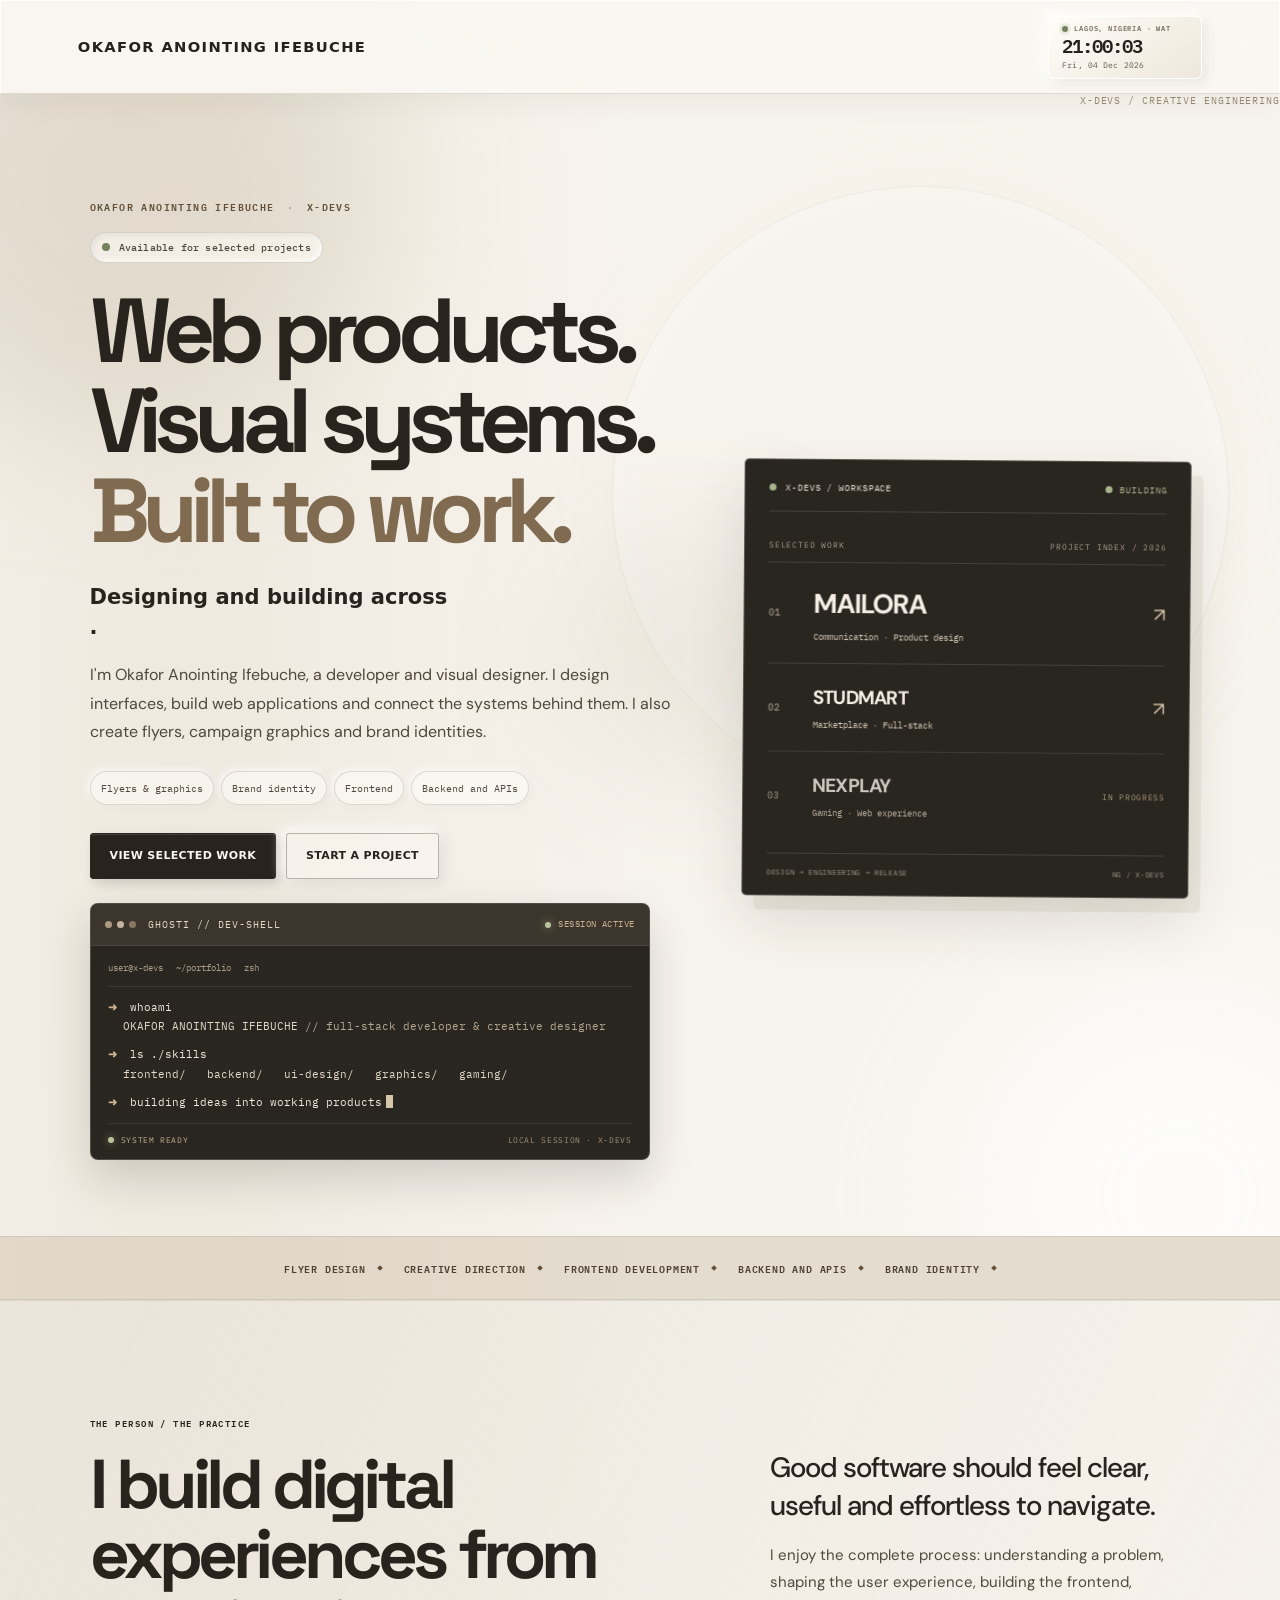
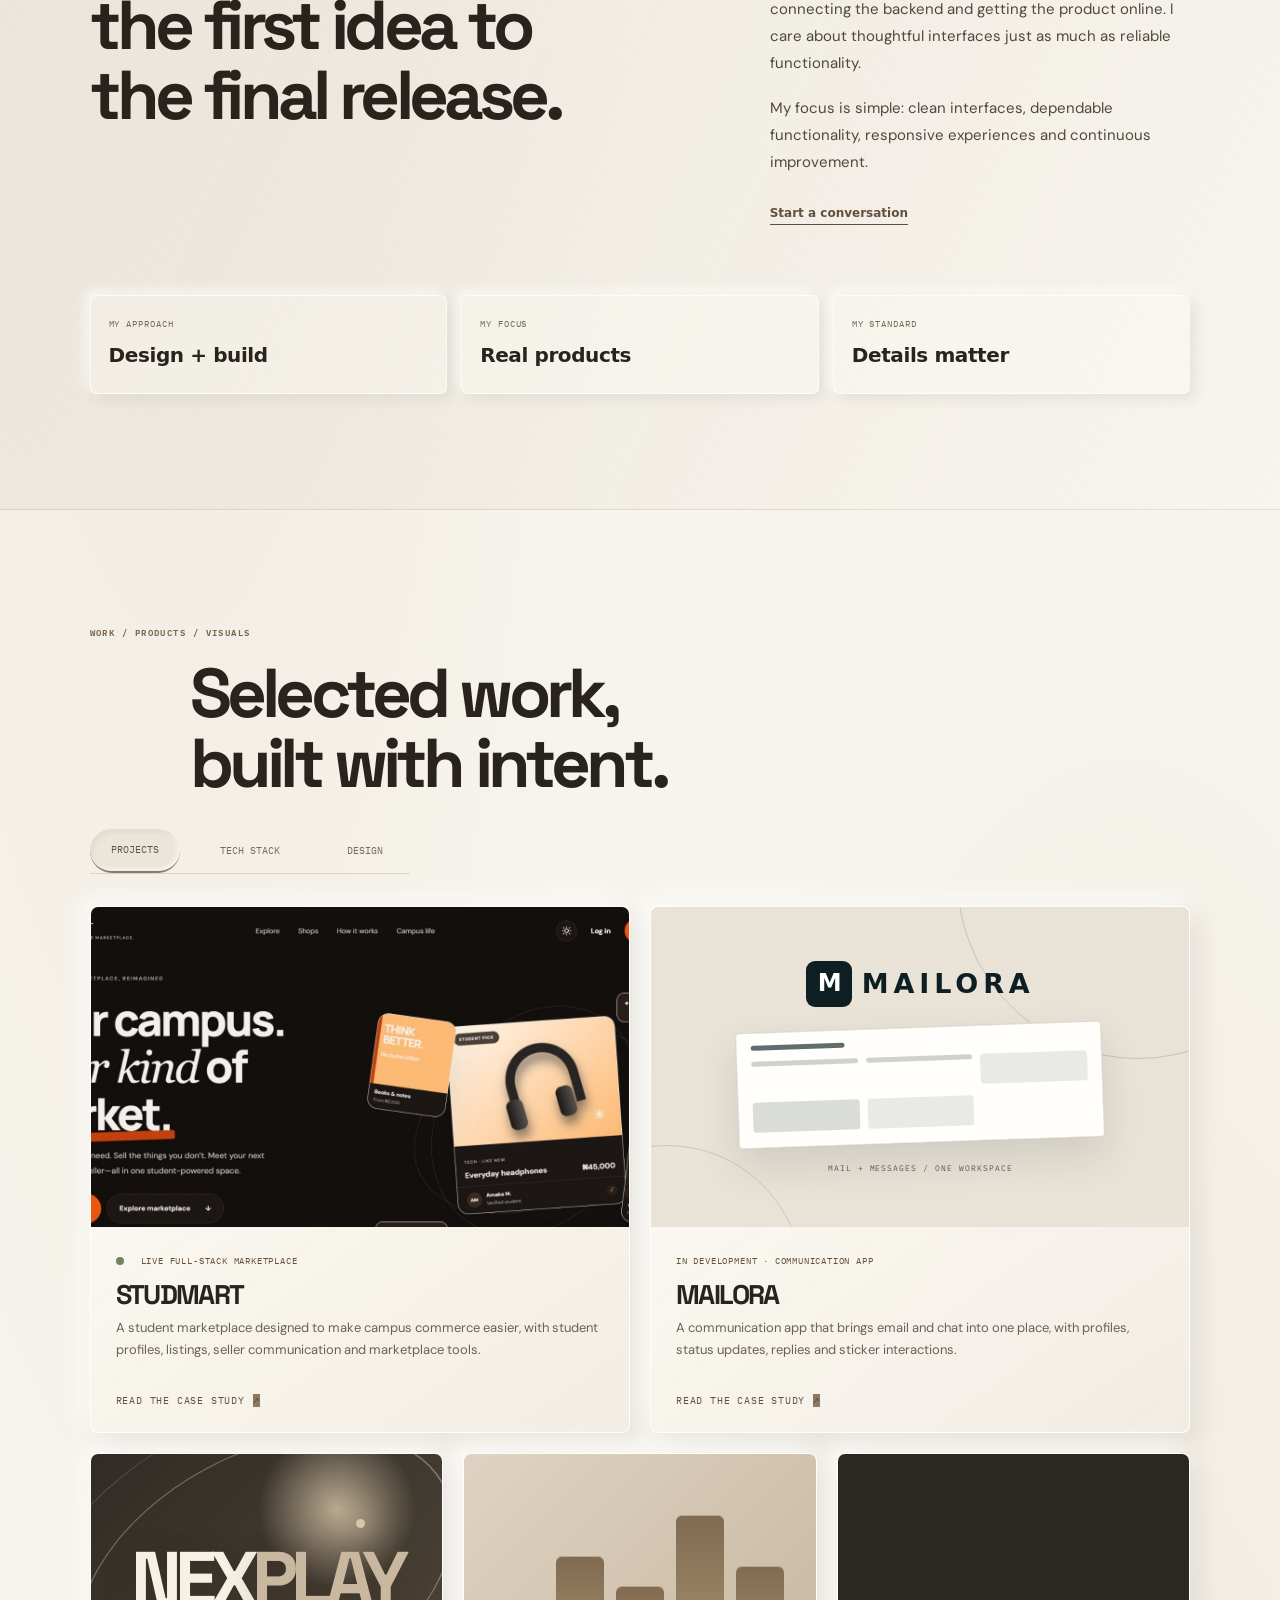
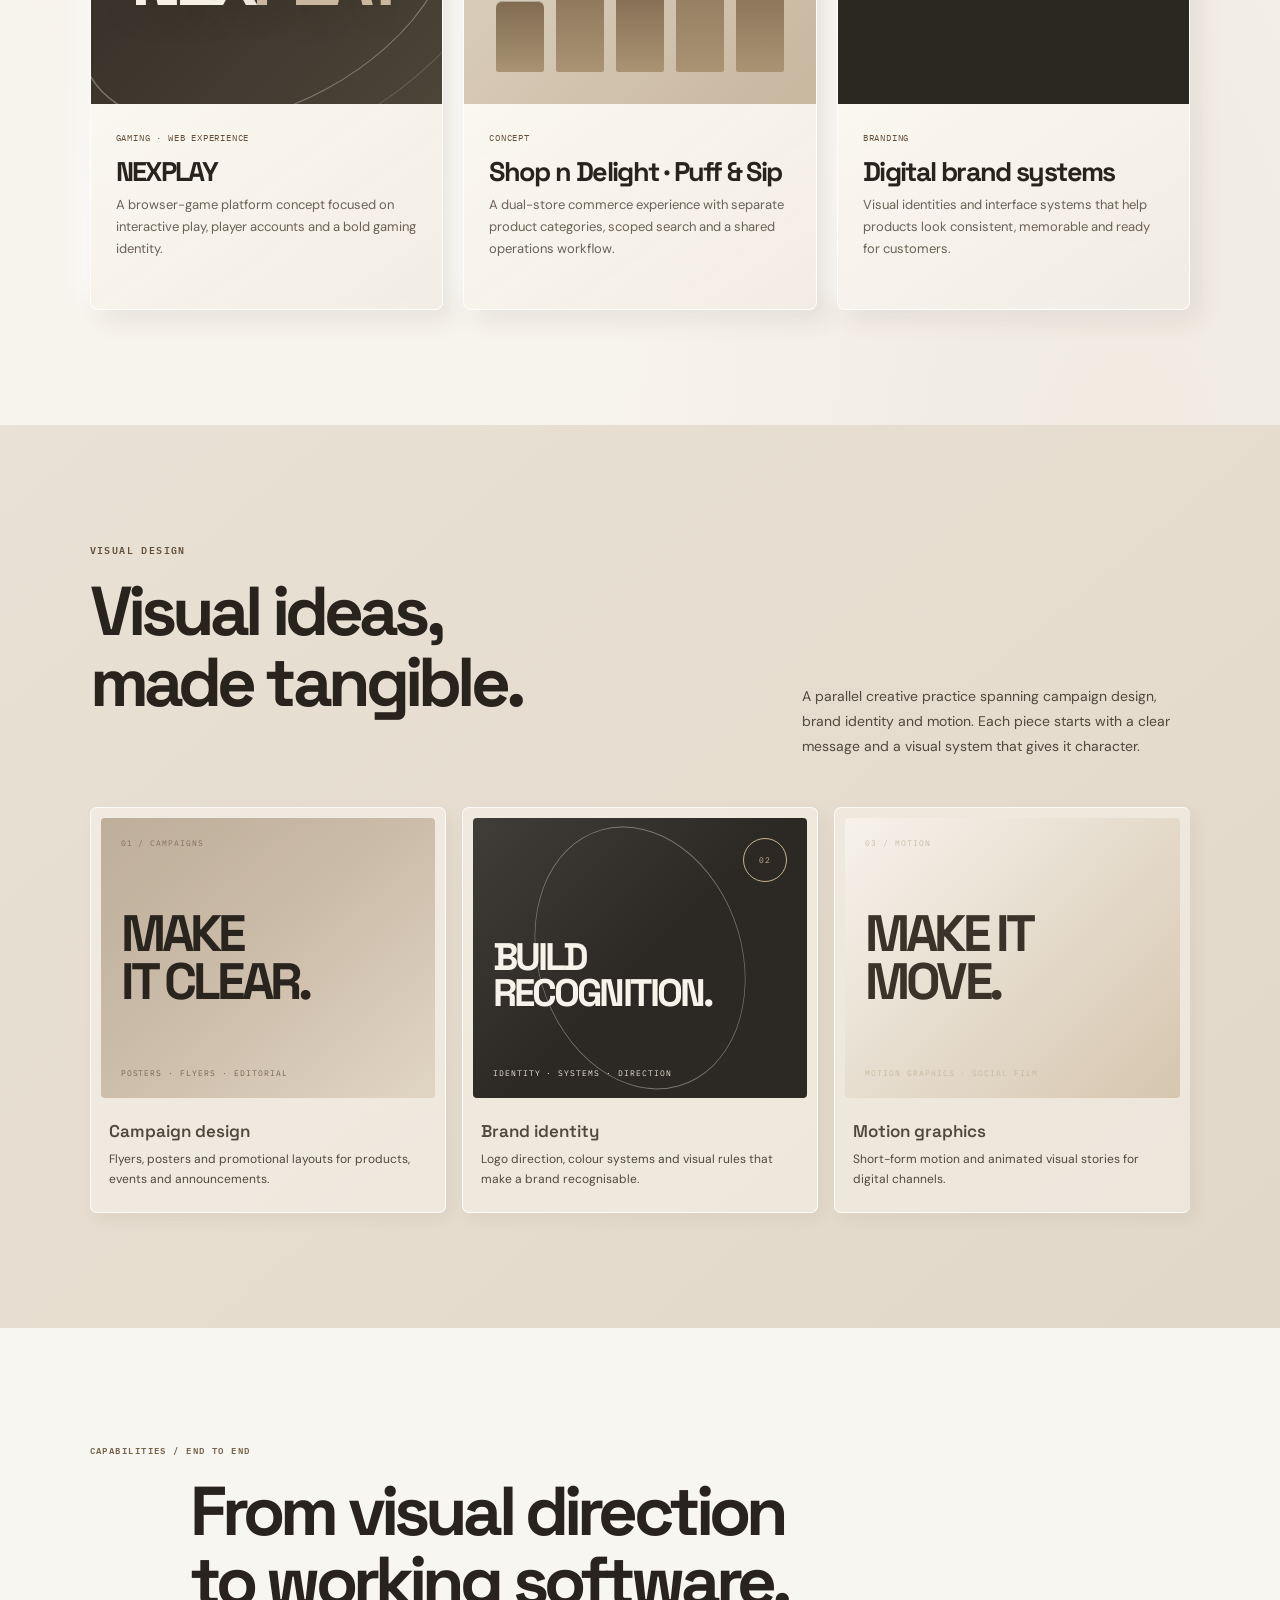
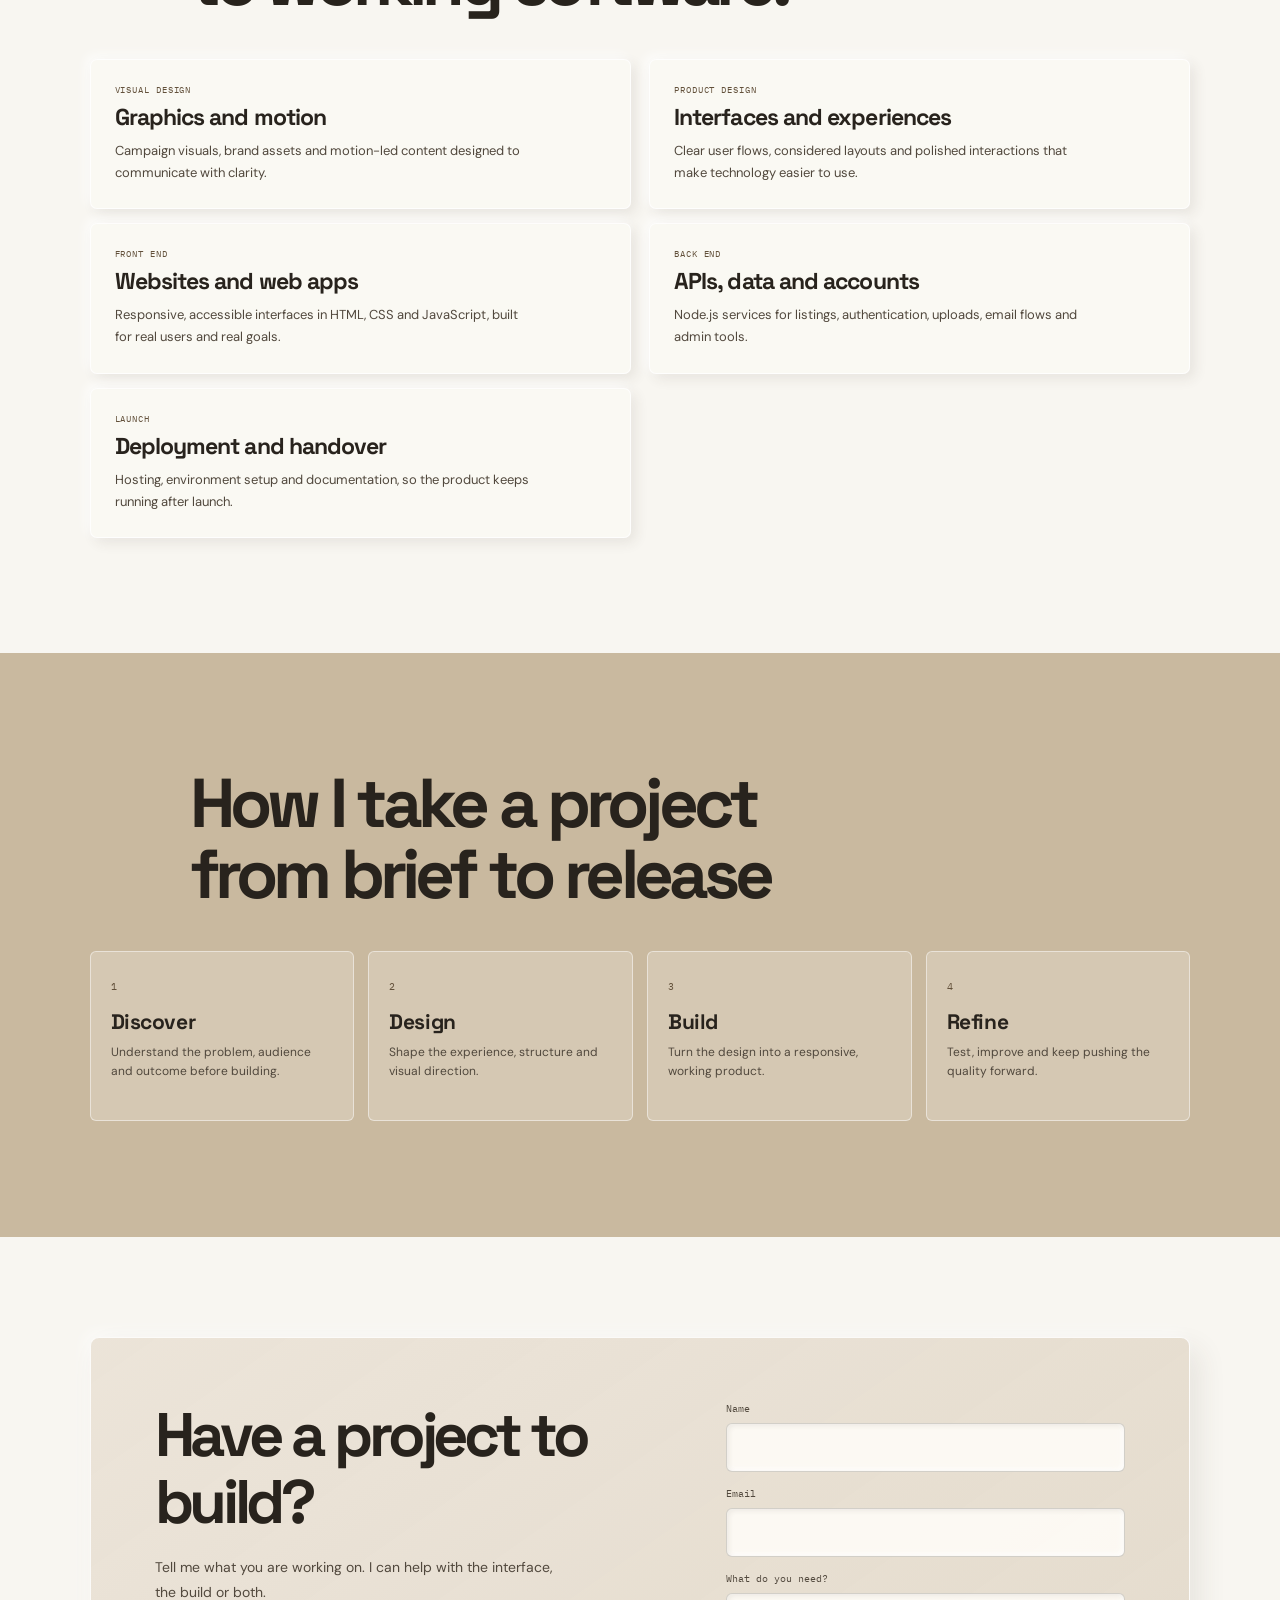
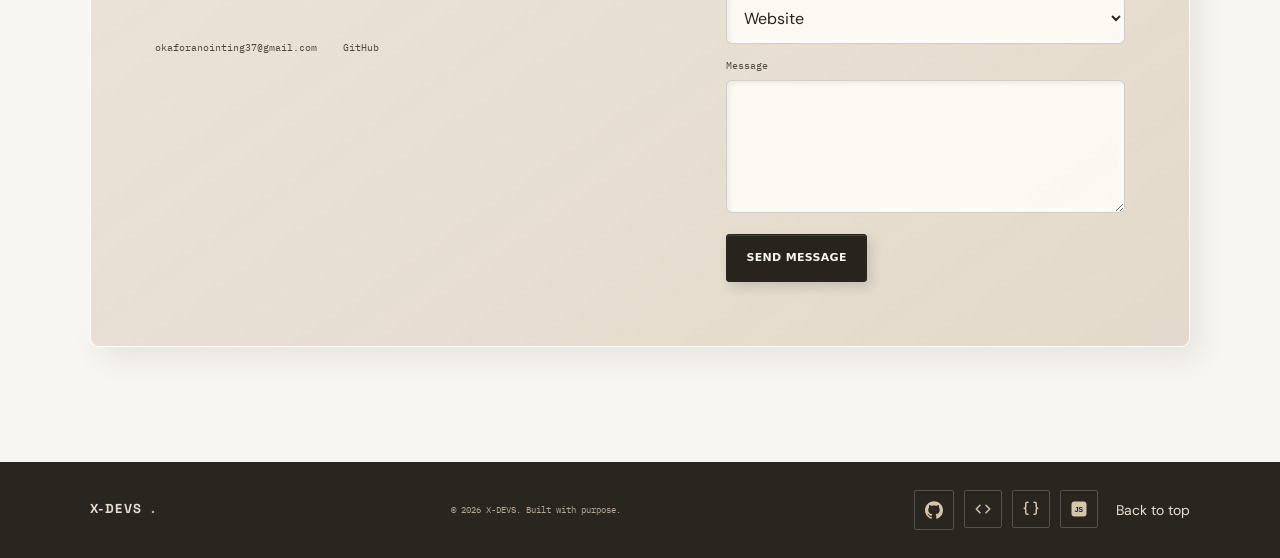
<file: index.html>
<!DOCTYPE html>
<html lang="en" data-type="service" data-radius="sharp" data-buttons="solid" data-motion="quiet">
<head>
  <meta charset="UTF-8">
  <meta name="viewport" content="width=device-width, initial-scale=1.0">
  <meta name="description" content="Okafor Anointing Ifebuche — X-DEVS developer and visual designer building digital products, web applications and brand experiences.">
  <meta name="theme-color" content="#D8CBB8">
  <meta name="page-type" content="service">
  <meta name="site-kind" content="other">
  <title>Okafor Anointing Ifebuche — Full-Stack Developer & Digital Builder</title>
  <link rel="preconnect" href="https://fonts.googleapis.com">
  <link rel="preconnect" href="https://fonts.gstatic.com" crossorigin>
  <link href="https://fonts.googleapis.com/css2?family=DM+Sans:wght@400;500;600;700&family=IBM+Plex+Mono:wght@400;500;600&family=Space+Grotesk:wght@400;500;600;700&display=swap" rel="stylesheet">
  <link rel="stylesheet" href="style.css">
  <link rel="stylesheet" href="portfolio-refresh.css">
  <link rel="stylesheet" href="portfolio-polish.css">
  <link rel="stylesheet" href="portfolio-sandstorm-system.css">
</head>
<body>
  <a class="skip-link" href="#main-content">Skip to content</a>
  <div class="progress" aria-hidden="true"></div>

  <header class="site-header site-header--identity">
    <a class="wordmark wordmark--full" href="#home" aria-label="Okafor Anointing Ifebuche home">OKAFOR ANOINTING IFEBUCHE</a>
    <div class="header-clock" id="header-clock" aria-label="Current date and time in Nigeria">
      <span class="header-clock__meta"><i aria-hidden="true"></i> LAGOS, NIGERIA · WAT</span>
      <time class="header-clock__time" id="header-clock-time" aria-live="off">--:--:--</time>
      <time class="header-clock__date" id="header-clock-date">Loading date…</time>
    </div>
  </header>

  <main id="main-content">
    <section class="hero" id="home">
      <div class="ambient" aria-hidden="true"><i></i><i></i><i></i></div>
      <div class="hero-copy">
        <p class="identity">OKAFOR ANOINTING IFEBUCHE <span>·</span> X-DEVS</p><p class="status"><span class="pulse" aria-hidden="true"></span>Available for selected projects</p>
        <h1>
          <span class="line"><span style="--i:0">Web products.</span></span>
          <span class="line"><span style="--i:1">Visual systems.</span></span>
          <span class="line"><span style="--i:2">Built to work.</span></span>
        </h1>
        <p class="rotator-line">Designing and building across <span class="rotator"><span>web applications</span><span>product interfaces</span><span>backend systems</span><span>visual identities</span></span>.</p>
        <p class="lead">I'm Okafor Anointing Ifebuche, a developer and visual designer. I design interfaces, build web applications and connect the systems behind them. I also create flyers, campaign graphics and brand identities.</p>
        <ul class="roles" aria-label="Disciplines">
          <li>Flyers & graphics</li>
          <li>Brand identity</li>
          <li>Frontend</li>
          <li>Backend and APIs</li>
        </ul>
        <div class="hero-actions">
          <a class="btn primary" href="#showcase">View selected work</a>
          <a class="btn ghost" href="#contact">Start a project</a>
        </div>
      <section class="active-terminal" aria-label="Developer terminal">
        <div class="terminal-topbar"><div class="terminal-lights" aria-hidden="true"><i></i><i></i><i></i></div><span class="terminal-title">GHOSTI // DEV-SHELL</span><span class="terminal-state"><i></i> SESSION ACTIVE</span></div>
        <div class="terminal-body">
          <div class="terminal-meta"><span>user@x-devs</span><span>~/portfolio</span><span>zsh</span></div>
          <p class="terminal-line"><b>➜</b> whoami</p><p class="terminal-output">OKAFOR ANOINTING IFEBUCHE <em>// full-stack developer & creative designer</em></p>
          <p class="terminal-line"><b>➜</b> ls ./skills</p><p class="terminal-output">frontend/ &nbsp; backend/ &nbsp; ui-design/ &nbsp; graphics/ &nbsp; gaming/</p>
          <p class="terminal-line"><b>➜</b> <span data-terminal-live>building ideas into working products</span><span class="terminal-cursor" aria-hidden="true"></span></p>
          <div class="terminal-bottom"><span><i></i> SYSTEM READY</span><span>LOCAL SESSION · X-DEVS</span></div>
        </div>
      </section>
      </div>

      <aside class="hero-workspace" aria-label="Selected projects">
        <div class="workspace-top"><span class="workspace-brand"><i></i> X-DEVS / WORKSPACE</span><span class="workspace-live"><i></i> BUILDING</span></div>
        <div class="workspace-head"><span>SELECTED WORK</span><span>PROJECT INDEX / 2026</span></div>
        <a class="workspace-project workspace-project--main" href="project-mailora.html">
          <span class="workspace-index">01</span><span class="workspace-project-copy"><b>MAILORA</b><small>Communication · Product design</small></span><span class="workspace-arrow">↗</span>
        </a>
        <a class="workspace-project" href="project-studmart.html">
          <span class="workspace-index">02</span><span class="workspace-project-copy"><b>STUDMART</b><small>Marketplace · Full-stack</small></span><span class="workspace-arrow">↗</span>
        </a>
        <div class="workspace-project workspace-project--static">
          <span class="workspace-index">03</span><span class="workspace-project-copy"><b>NEXPLAY</b><small>Gaming · Web experience</small></span><span class="workspace-state">IN PROGRESS</span>
        </div>
        <div class="workspace-foot"><span>DESIGN → ENGINEERING → RELEASE</span><span>NG / X-DEVS</span></div>
      </aside>
    </section>

<div class="marquee" aria-label="Disciplines">
      <div class="marquee-track"><span>Flyer design</span><span>Creative direction</span><span>Frontend development</span><span>Backend and APIs</span><span>Brand identity</span><span aria-hidden="true">Flyer design</span><span aria-hidden="true">Creative direction</span><span aria-hidden="true">Frontend development</span><span aria-hidden="true">Backend and APIs</span><span aria-hidden="true">Brand identity</span></div>
    </div>

    <section class="section harbor" id="about">
      <p class="section-eyebrow">THE PERSON / THE PRACTICE</p>
      <div class="split">
        <h2 class="section-title" data-reveal>I build digital experiences from the first idea to the final release.</h2>
        <div class="prose" data-reveal>
          <p class="big">Good software should feel clear, useful and effortless to navigate.</p>
          <p>I enjoy the complete process: understanding a problem, shaping the user experience, building the frontend, connecting the backend and getting the product online. I care about thoughtful interfaces just as much as reliable functionality.</p>
          <p>My focus is simple: clean interfaces, dependable functionality, responsive experiences and continuous improvement.</p>
          <a class="text-link" href="#contact">Start a conversation</a>
        </div>
      </div>
      <dl class="stat-cards" data-reveal><div class="stat-card"><dt>My approach</dt><dd>Design + build</dd></div><div class="stat-card"><dt>My focus</dt><dd>Real products</dd></div><div class="stat-card"><dt>My standard</dt><dd>Details matter</dd></div></dl>
    </section>

    <section class="section showcase" id="showcase">
      <p class="section-eyebrow">WORK / PRODUCTS / VISUALS</p><h2 class="section-title" data-reveal>Selected work, built with intent.</h2>

      <div class="tabs" role="tablist" aria-label="Showcase">
        <button class="tab is-active" role="tab" id="t-projects" aria-selected="true" aria-controls="p-projects">Projects</button>
        <button class="tab" role="tab" id="t-stack" aria-selected="false" aria-controls="p-stack" tabindex="-1">Tech stack</button>
        <button class="tab" role="tab" id="t-design" aria-selected="false" aria-controls="p-design" tabindex="-1">Design</button>
      </div>

      <div class="panel is-active" role="tabpanel" id="p-projects" aria-labelledby="t-projects">
        <div class="project-grid">
          <a class="project-card project-card--studmart" href="project-studmart.html">
            <div class="thumb"><img src="assets/studmart-home.jpg" width="1582" height="688" alt="STUDMART marketplace interface" loading="lazy"></div>
            <div class="card-body">
              <p class="kicker"><span class="live" aria-hidden="true"></span>Live full-stack marketplace</p>
              <h3>STUDMART</h3>
              <p>A student marketplace designed to make campus commerce easier, with student profiles, listings, seller communication and marketplace tools.</p>
              <span class="card-link">Read the case study</span>
            </div>
          </a>
          <a class="project-card project-card--mailora project-card--feature" href="project-mailora.html">
            <div class="vis vis-mailora" aria-hidden="true"><div class="mailora-mark"><span class="mailora-symbol">M</span><span>MAILORA</span></div><div class="mailora-window"><i></i><i></i><i></i><b></b><b></b><b></b></div><div class="mailora-window-label">MAIL + MESSAGES / ONE WORKSPACE</div></div>
            <div class="card-body">
              <p class="kicker">In development · Communication app</p>
              <h3>MAILORA</h3>
              <p>A communication app that brings email and chat into one place, with profiles, status updates, replies and sticker interactions.</p>
              <span class="card-link">Read the case study</span>
            </div>
          </a>
          <article class="project-card">
            <div class="vis vis-nex" aria-hidden="true"><span>NEX<span>PLAY</span></span><i></i></div>
            <div class="card-body"><p class="kicker">Gaming · Web experience</p><h3>NEXPLAY</h3><p>A browser-game platform concept focused on interactive play, player accounts and a bold gaming identity.</p></div>
          </article>
          <article class="project-card">
            <div class="vis vis-dash" aria-hidden="true"><i style="--h:38%;--k:0"></i><i style="--h:62%;--k:1"></i><i style="--h:46%;--k:2"></i><i style="--h:84%;--k:3"></i><i style="--h:57%;--k:4"></i></div>
            <div class="card-body">
              <p class="kicker">Concept</p>
              <h3>Shop n Delight · Puff & Sip</h3>
              <p>A dual-store commerce experience with separate product categories, scoped search and a shared operations workflow.</p>
            </div>
          </article>
          <article class="project-card">
            <div class="vis vis-brand" aria-hidden="true"><i style="--c:#24211C"></i><i style="--c:#806B51"></i><i style="--c:#E6DDCF"></i><i style="--c:#F7F4ED"></i><i style="--c:#D5C8B5"></i><i style="--c:#FFFDF8"></i></div>
            <div class="card-body">
              <p class="kicker">Branding</p>
              <h3>Digital brand systems</h3>
              <p>Visual identities and interface systems that help products look consistent, memorable and ready for customers.</p>
            </div>
          </article>
        </div>
      </div>

      <div class="panel" role="tabpanel" id="p-stack" aria-labelledby="t-stack" hidden>
        <ul class="chips">
          <li class="chip"><span class="chip-mark">HT</span>HTML5</li>
          <li class="chip"><span class="chip-mark">CS</span>CSS3</li>
          <li class="chip"><span class="chip-mark">JS</span>JavaScript</li>
          <li class="chip"><span class="chip-mark">ND</span>Node.js</li>
          <li class="chip"><span class="chip-mark">GT</span>Git and GitHub</li>
          <li class="chip"><span class="chip-mark">VC</span>Vercel</li>
          <li class="chip"><span class="chip-mark">RN</span>Render</li>
          <li class="chip"><span class="chip-mark">NE</span>Neon</li>
          <li class="chip"><span class="chip-mark">CL</span>Cloudinary</li>
          <li class="chip"><span class="chip-mark">PS</span>Paystack</li>
        </ul>
      </div>

      <div class="panel" role="tabpanel" id="p-design" aria-labelledby="t-design" hidden>
        <div class="design-grid">
          <div class="palette" aria-label="Brand palette">
            <div class="swatch" style="--c:#24211C"><span>Ink</span><small>#24211C</small></div>
            <div class="swatch" style="--c:#806B51"><span>Bronze</span><small>#806B51</small></div>
            <div class="swatch" style="--c:#E6DDCF"><span>Sand</span><small>#E6DDCF</small></div>
            <div class="swatch" style="--c:#F7F4ED"><span>Paper</span><small>#F7F4ED</small></div>
            <div class="swatch" style="--c:#FFFDF8"><span>Milk</span><small>#FFFDF8</small></div>
          </div>
          <div class="design-notes">
            <h3>Design that ships</h3>
            <p>I design each screen with the build in mind: component states, spacing and motion are specified so the frontend matches the mockup closely.</p>
            <ul class="check-list">
              <li>Brand palettes and type systems</li>
              <li>Interface design and user flows</li>
              <li>Responsive layouts for phone and desktop</li>
              <li>Handoff to code with the same tokens</li>
            </ul>
          </div>
        </div>
      </div>
    </section>


    <section class="section creative-studio" id="creative">
      <div class="creative-heading">
        <div>
          <p class="eyebrow">VISUAL DESIGN</p>
          <h2 class="section-title">Visual ideas, made tangible.</h2>
        </div>
        <p class="creative-intro">A parallel creative practice spanning campaign design, brand identity and motion. Each piece starts with a clear message and a visual system that gives it character.</p>
      </div>
      <div class="creative-grid">
        <article class="creative-piece">
          <div class="artwork artwork-flyer"><span class="art-kicker">01 / CAMPAIGNS</span><strong>MAKE<br>IT CLEAR.</strong><small>POSTERS · FLYERS · EDITORIAL</small></div>
          <div class="creative-caption"><h3>Campaign design</h3><p>Flyers, posters and promotional layouts for products, events and announcements.</p></div>
        </article>
        <article class="creative-piece">
          <div class="artwork artwork-brand"><span class="brand-orbit">02</span><strong>BUILD<br>RECOGNITION.</strong><small>IDENTITY · SYSTEMS · DIRECTION</small></div>
          <div class="creative-caption"><h3>Brand identity</h3><p>Logo direction, colour systems and visual rules that make a brand recognisable.</p></div>
        </article>
        <article class="creative-piece">
          <div class="artwork artwork-campaign"><span>03 / MOTION</span><strong>MAKE IT<br>MOVE.</strong><small>MOTION GRAPHICS · SOCIAL FILM</small></div>
          <div class="creative-caption"><h3>Motion graphics</h3><p>Short-form motion and animated visual stories for digital channels.</p></div>
        </article>
      </div>
    </section>

    <section class="section services light" id="services">
      <p class="section-eyebrow">CAPABILITIES / END TO END</p><h2 class="section-title" data-reveal>From visual direction to working software.</h2>
      <div class="services-grid" data-reveal>
        <article class="service">
          <p class="kicker">Visual design</p>
          <h3>Graphics and motion</h3>
          <p>Campaign visuals, brand assets and motion-led content designed to communicate with clarity.</p>
        </article>
        <article class="service">
          <p class="kicker">Product design</p>
          <h3>Interfaces and experiences</h3>
          <p>Clear user flows, considered layouts and polished interactions that make technology easier to use.</p>
        </article>
        <article class="service">
          <p class="kicker">Front end</p>
          <h3>Websites and web apps</h3>
          <p>Responsive, accessible interfaces in HTML, CSS and JavaScript, built for real users and real goals.</p>
        </article>
        <article class="service">
          <p class="kicker">Back end</p>
          <h3>APIs, data and accounts</h3>
          <p>Node.js services for listings, authentication, uploads, email flows and admin tools.</p>
        </article>
        <article class="service">
          <p class="kicker">Launch</p>
          <h3>Deployment and handover</h3>
          <p>Hosting, environment setup and documentation, so the product keeps running after launch.</p>
        </article>
      </div>
    </section>

    <section class="section approach">
      <h2 class="section-title" data-reveal>How I take a project from brief to release</h2>
      <ol class="steps" data-reveal>
        <li><span>1</span><h3>Discover</h3><p>Understand the problem, audience and outcome before building.</p></li>
        <li><span>2</span><h3>Design</h3><p>Shape the experience, structure and visual direction.</p></li>
        <li><span>3</span><h3>Build</h3><p>Turn the design into a responsive, working product.</p></li>
        <li><span>4</span><h3>Refine</h3><p>Test, improve and keep pushing the quality forward.</p></li>
      </ol>
    </section>

    <section class="section contact" id="contact">
      <div class="contact-card" data-reveal>
        <div class="contact-intro">
          <h2>Have a project to build?</h2>
          <p>Tell me what you are working on. I can help with the interface, the build or both.</p>
          <div class="contact-links">
            <a href="mailto:okaforanointing37@gmail.com">okaforanointing37@gmail.com</a>
            <a href="https://github.com/ghostichukwu002" target="_blank" rel="noopener">GitHub</a>
          </div>
        </div>
        <form class="contact-form" id="contact-form">
          <label>Name<input name="name" type="text" autocomplete="name" required></label>
          <label>Email<input name="email" type="email" autocomplete="email" required></label>
          <label>What do you need?
            <select name="type">
              <option>Website</option>
              <option>Web app</option>
              <option>Product design</option>
              <option>Flyer or graphic design</option>
              <option>Brand identity</option>
              <option>Something else</option>
            </select>
          </label>
          <label>Message<textarea name="message" rows="5" required></textarea></label>
          <button class="btn primary" type="submit">Send message</button>
        </form>
      </div>
    </section>
  </main>

  <footer class="site-footer">
    <span class="wordmark">X-DEVS<span class="wordmark-dot">.</span></span>
    <p>© 2026 X-DEVS. Built with purpose.</p>
    <div class="tech">
      <a href="https://github.com/ghostichukwu002" target="_blank" rel="noopener" aria-label="GitHub profile" title="GitHub profile"><svg viewBox="0 0 24 24" fill="currentColor" aria-hidden="true"><path d="M12 .297c-6.63 0-12 5.373-12 12 0 5.303 3.438 9.8 8.205 11.385.6.113.82-.258.82-.577 0-.285-.01-1.04-.015-2.04-3.338.724-4.042-1.61-4.042-1.61C4.422 18.07 3.633 17.7 3.633 17.7c-1.087-.744.084-.729.084-.729 1.205.084 1.838 1.236 1.838 1.236 1.07 1.835 2.809 1.305 3.495.998.108-.776.417-1.305.76-1.605-2.665-.3-5.466-1.332-5.466-5.93 0-1.31.465-2.38 1.235-3.22-.135-.303-.54-1.523.105-3.176 0 0 1.005-.322 3.3 1.23.96-.267 1.98-.399 3-.405 1.02.006 2.04.138 3 .405 2.28-1.552 3.285-1.23 3.285-1.23.645 1.653.24 2.873.12 3.176.765.84 1.23 1.91 1.23 3.22 0 4.61-2.805 5.625-5.475 5.92.42.36.81 1.096.81 2.22 0 1.606-.015 2.896-.015 3.286 0 .315.21.69.825.57C20.565 22.092 24 17.592 24 12.297c0-6.627-5.373-12-12-12"/></svg></a>
      <span title="HTML" aria-label="HTML"><svg viewBox="0 0 24 24" fill="none" stroke="currentColor" stroke-width="2" stroke-linecap="round" stroke-linejoin="round" aria-hidden="true"><polyline points="8 7 3 12 8 17"/><polyline points="16 7 21 12 16 17"/></svg></span>
      <span title="CSS" aria-label="CSS"><svg viewBox="0 0 24 24" fill="none" stroke="currentColor" stroke-width="2" stroke-linecap="round" stroke-linejoin="round" aria-hidden="true"><path d="M8 3H7a2 2 0 0 0-2 2v4a2 2 0 0 1-2 2 2 2 0 0 1 2 2v4a2 2 0 0 0 2 2h1"/><path d="M16 3h1a2 2 0 0 1 2 2v4a2 2 0 0 0 2 2 2 2 0 0 0-2 2v4a2 2 0 0 1-2 2h-1"/></svg></span>
      <span title="JavaScript" aria-label="JavaScript"><svg viewBox="0 0 24 24" aria-hidden="true"><rect x="2" y="2" width="20" height="20" rx="4" fill="currentColor"/><text x="12" y="16.5" text-anchor="middle" font-size="9" font-weight="800" fill="#06142E" font-family="Bricolage Grotesque, sans-serif">JS</text></svg></span>
    </div>
    <a href="#home">Back to top</a>
  </footer>

  <script src="script.js"></script>
</body>
</html>
</file>
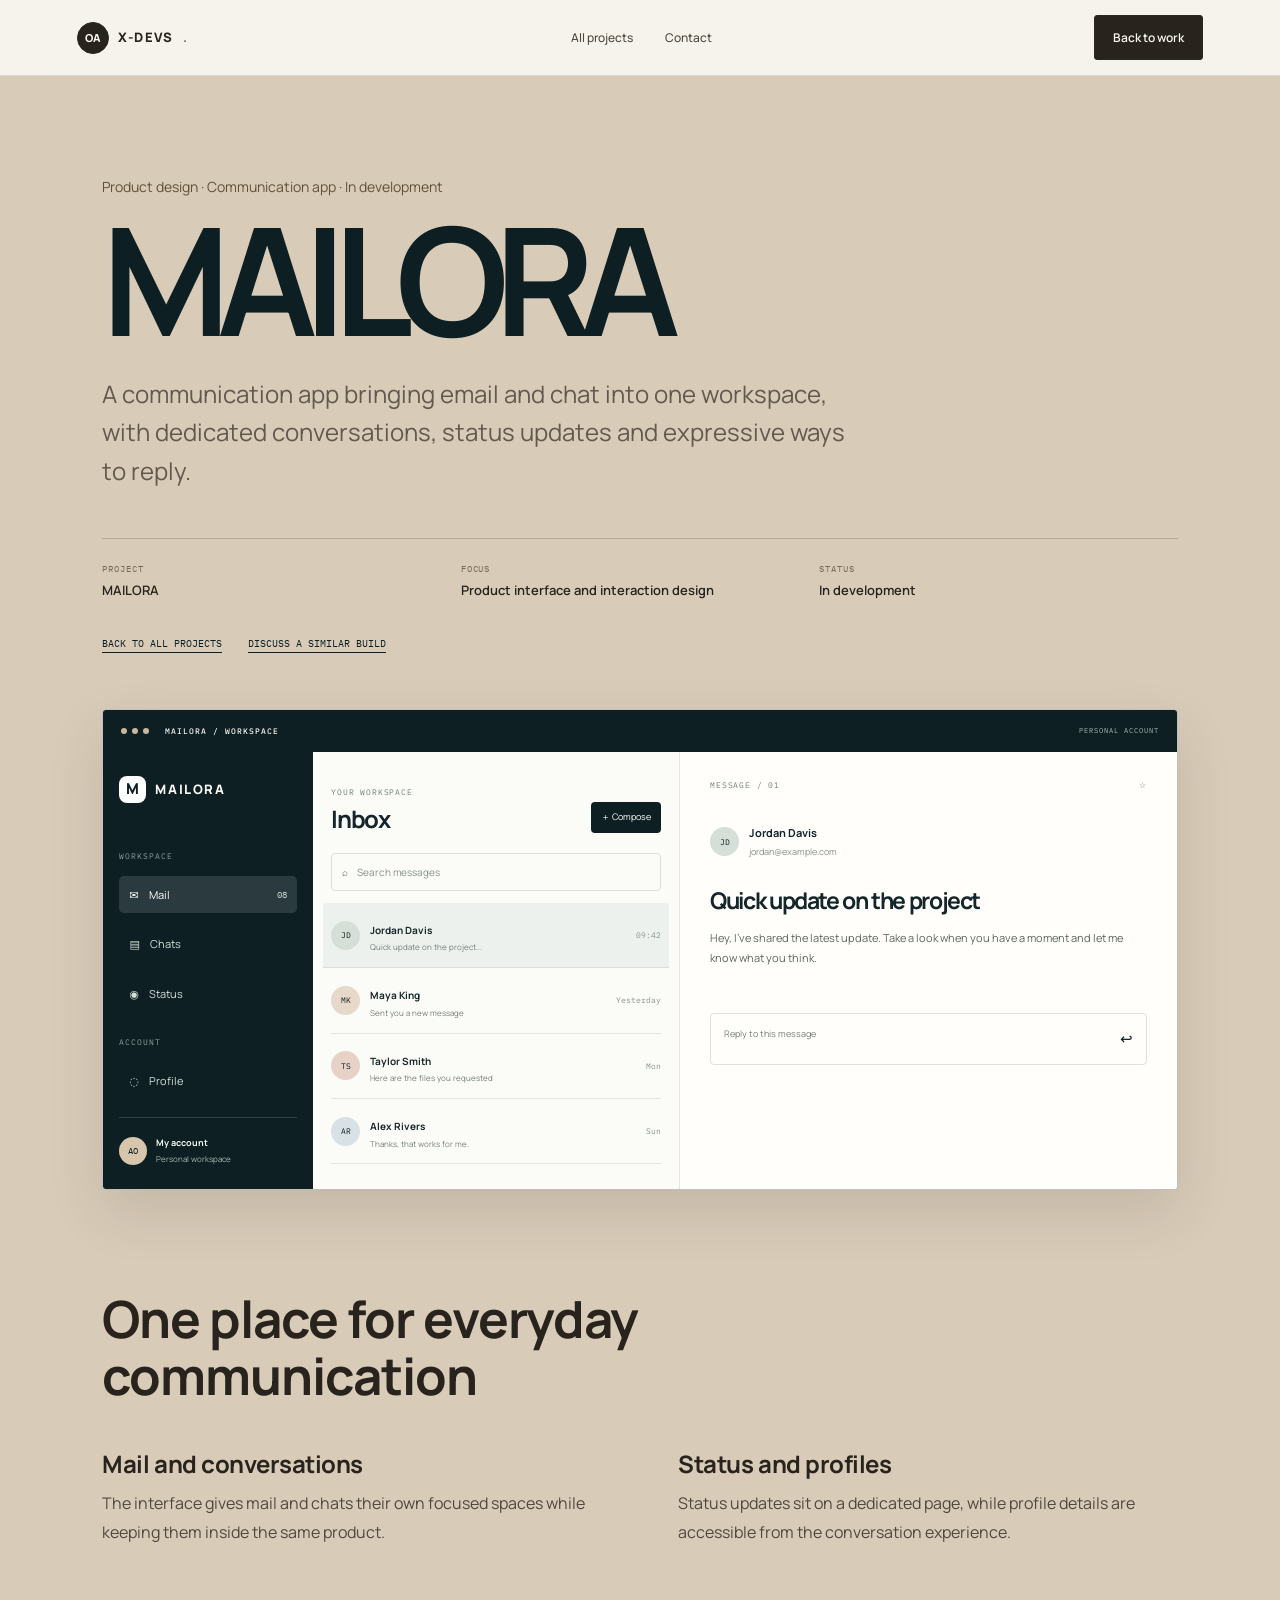
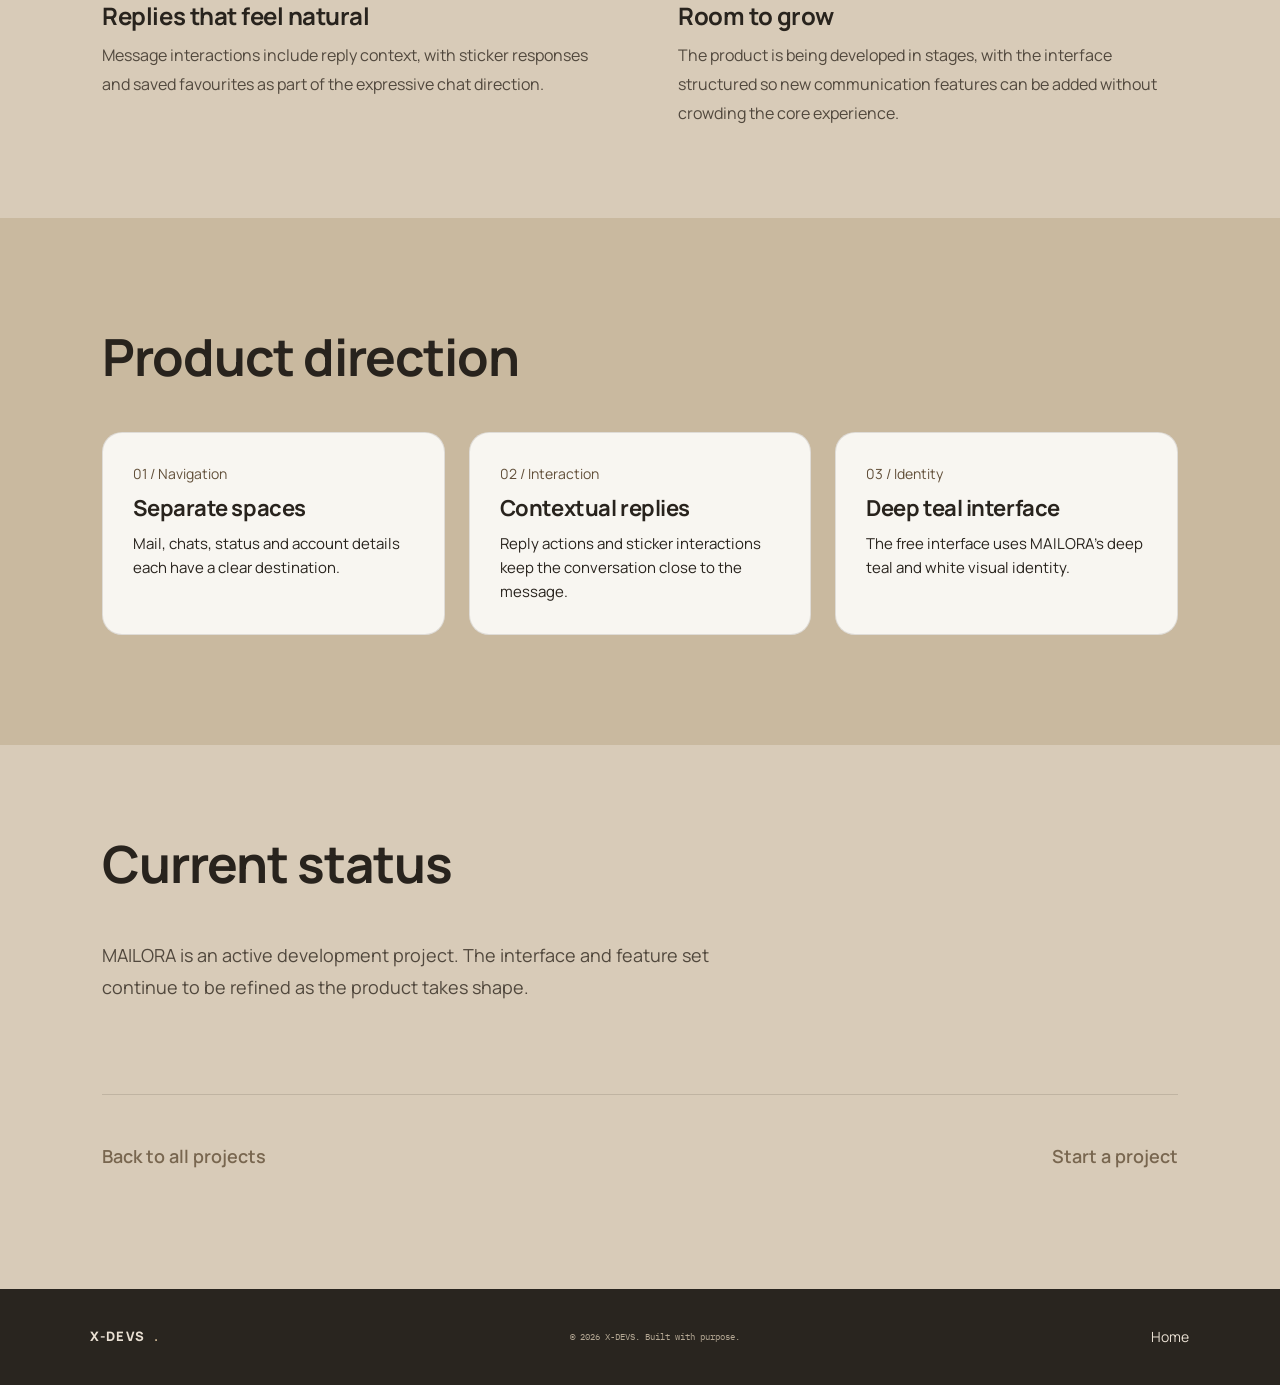
<file: project-mailora.html>
<!DOCTYPE html>
<html lang="en" data-type="software" data-radius="sharp" data-buttons="solid" data-motion="quiet">
<head>
  <meta charset="UTF-8">
  <meta name="viewport" content="width=device-width, initial-scale=1">
  <meta name="description" content="MAILORA is a communication app bringing email and chat into one workspace. Product design and development by X-DEVS.">
  <meta name="theme-color" content="#0D1F23">
  <meta name="page-type" content="software">
  <meta name="site-kind" content="software">
  <title>MAILORA — Product case study | X-DEVS</title>
  <link rel="preconnect" href="https://fonts.googleapis.com">
  <link rel="preconnect" href="https://fonts.gstatic.com" crossorigin>
  <link href="https://fonts.googleapis.com/css2?family=IBM+Plex+Mono:wght@400;500;600&family=Manrope:wght@400;500;600;700;800&display=swap" rel="stylesheet">
  <link rel="stylesheet" href="style.css">
  <link rel="stylesheet" href="portfolio-refresh.css">
  <link rel="stylesheet" href="portfolio-polish.css">
</head>
<body class="mailora-case">
  <header class="site-header">
    <a class="wordmark" href="index.html"><span class="wordmark-mark">OA</span> X-DEVS<span class="wordmark-dot">.</span></a>
    <nav aria-label="Case study navigation"><a href="index.html#showcase">All projects</a><a href="index.html#contact">Contact</a></nav>
    <a class="header-cta" href="index.html#showcase">Back to work</a>
  </header>
  <main class="case">
    <section class="case-hero mailora-case-hero">
      <p class="kicker">Product design · Communication app · In development</p>
      <h1>MAILORA</h1>
      <p class="case-lede">A communication app bringing email and chat into one workspace, with dedicated conversations, status updates and expressive ways to reply.</p>
      <dl class="case-meta">
        <div><dt>Project</dt><dd>MAILORA</dd></div>
        <div><dt>Focus</dt><dd>Product interface and interaction design</dd></div>
        <div><dt>Status</dt><dd>In development</dd></div>
      </dl>
      <div class="links"><a href="index.html#showcase">Back to all projects</a><a href="index.html#contact">Discuss a similar build</a></div>
    </section>

    <section class="mailora-product-frame" aria-label="MAILORA interface preview">
      <div class="mailora-product-bar"><span><i></i><i></i><i></i></span><b>MAILORA / WORKSPACE</b><small>PERSONAL ACCOUNT</small></div>
      <div class="mailora-product-ui">
        <aside class="mailora-side">
          <div class="mailora-product-brand"><span>M</span> MAILORA</div>
          <div class="mailora-nav-label">WORKSPACE</div>
          <div class="mailora-nav-item is-current">✉ <span>Mail</span><b>08</b></div>
          <div class="mailora-nav-item">▤ <span>Chats</span></div>
          <div class="mailora-nav-item">◉ <span>Status</span></div>
          <div class="mailora-nav-label">ACCOUNT</div>
          <div class="mailora-nav-item">◌ <span>Profile</span></div>
          <div class="mailora-user"><span>AO</span><div><b>My account</b><small>Personal workspace</small></div></div>
        </aside>
        <div class="mailora-inbox">
          <div class="mailora-inbox-head"><div><small>YOUR WORKSPACE</small><h2>Inbox</h2></div><span>＋ Compose</span></div>
          <div class="mailora-search">⌕ <span>Search messages</span></div>
          <div class="mailora-message is-selected"><span class="mailora-avatar">JD</span><div><b>Jordan Davis</b><p>Quick update on the project...</p></div><time>09:42</time></div>
          <div class="mailora-message"><span class="mailora-avatar alt">MK</span><div><b>Maya King</b><p>Sent you a new message</p></div><time>Yesterday</time></div>
          <div class="mailora-message"><span class="mailora-avatar warm">TS</span><div><b>Taylor Smith</b><p>Here are the files you requested</p></div><time>Mon</time></div>
          <div class="mailora-message"><span class="mailora-avatar pale">AR</span><div><b>Alex Rivers</b><p>Thanks, that works for me.</p></div><time>Sun</time></div>
        </div>
        <div class="mailora-reading">
          <div class="mailora-reading-top"><span>MESSAGE / 01</span><span>☆</span></div>
          <div class="mailora-sender"><span class="mailora-avatar">JD</span><div><b>Jordan Davis</b><small>jordan@example.com</small></div></div>
          <h3>Quick update on the project</h3>
          <p>Hey, I've shared the latest update. Take a look when you have a moment and let me know what you think.</p>
          <div class="mailora-reply">Reply to this message <span>↩</span></div>
        </div>
      </div>
    </section>

    <section class="case-section">
      <h2>One place for everyday communication</h2>
      <div class="case-grid">
        <div><h3>Mail and conversations</h3><p>The interface gives mail and chats their own focused spaces while keeping them inside the same product.</p></div>
        <div><h3>Status and profiles</h3><p>Status updates sit on a dedicated page, while profile details are accessible from the conversation experience.</p></div>
        <div><h3>Replies that feel natural</h3><p>Message interactions include reply context, with sticker responses and saved favourites as part of the expressive chat direction.</p></div>
        <div><h3>Room to grow</h3><p>The product is being developed in stages, with the interface structured so new communication features can be added without crowding the core experience.</p></div>
      </div>
    </section>

    <section class="case-section harbor-band">
      <h2>Product direction</h2>
      <div class="arch">
        <div class="arch-node"><p class="kicker">01 / Navigation</p><h3>Separate spaces</h3><p>Mail, chats, status and account details each have a clear destination.</p></div>
        <div class="arch-node"><p class="kicker">02 / Interaction</p><h3>Contextual replies</h3><p>Reply actions and sticker interactions keep the conversation close to the message.</p></div>
        <div class="arch-node"><p class="kicker">03 / Identity</p><h3>Deep teal interface</h3><p>The free interface uses MAILORA's deep teal and white visual identity.</p></div>
      </div>
    </section>

    <section class="case-section"><h2>Current status</h2><p class="case-note">MAILORA is an active development project. The interface and feature set continue to be refined as the product takes shape.</p></section>
    <nav class="case-next" aria-label="More work"><a href="index.html#showcase">Back to all projects</a><a href="index.html#contact">Start a project</a></nav>
  </main>
  <footer class="site-footer"><span class="wordmark">X-DEVS<span class="wordmark-dot">.</span></span><p>© 2026 X-DEVS. Built with purpose.</p><a href="index.html">Home</a></footer>
</body>
</html>
</file>
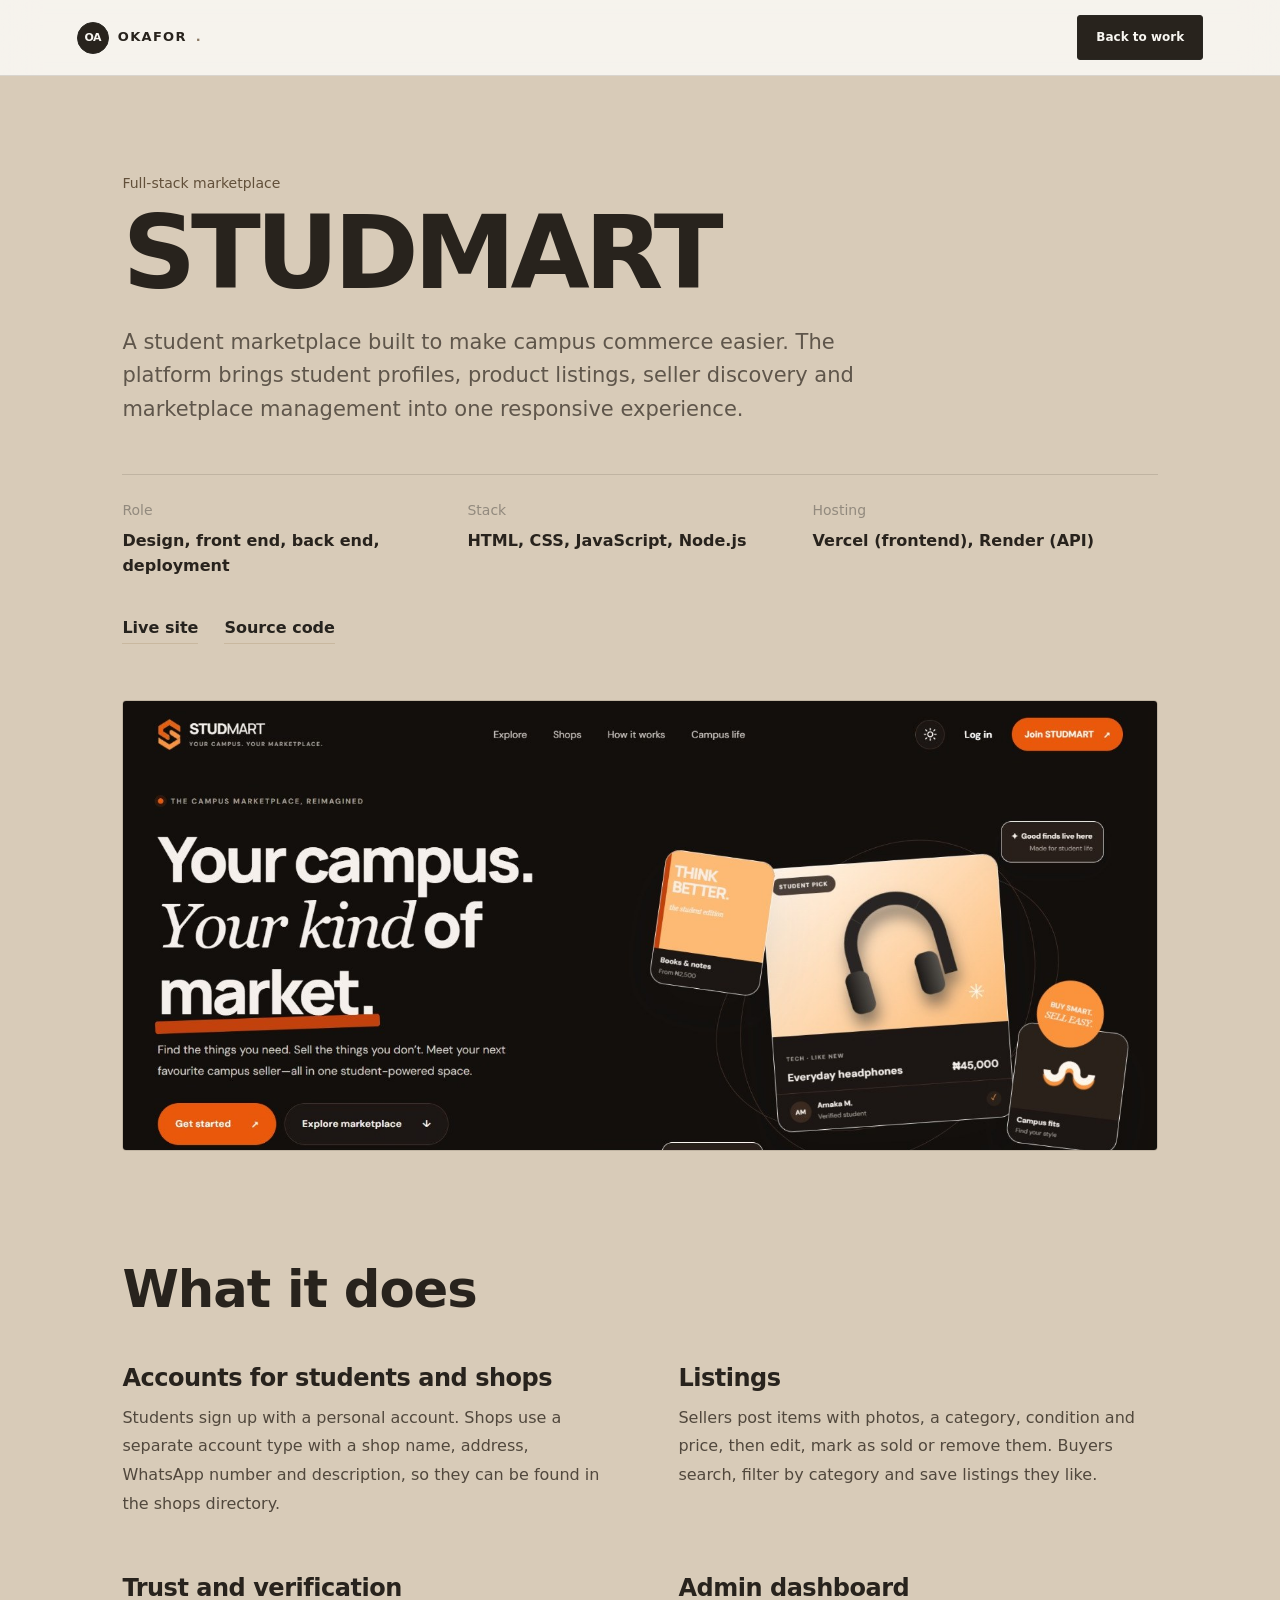
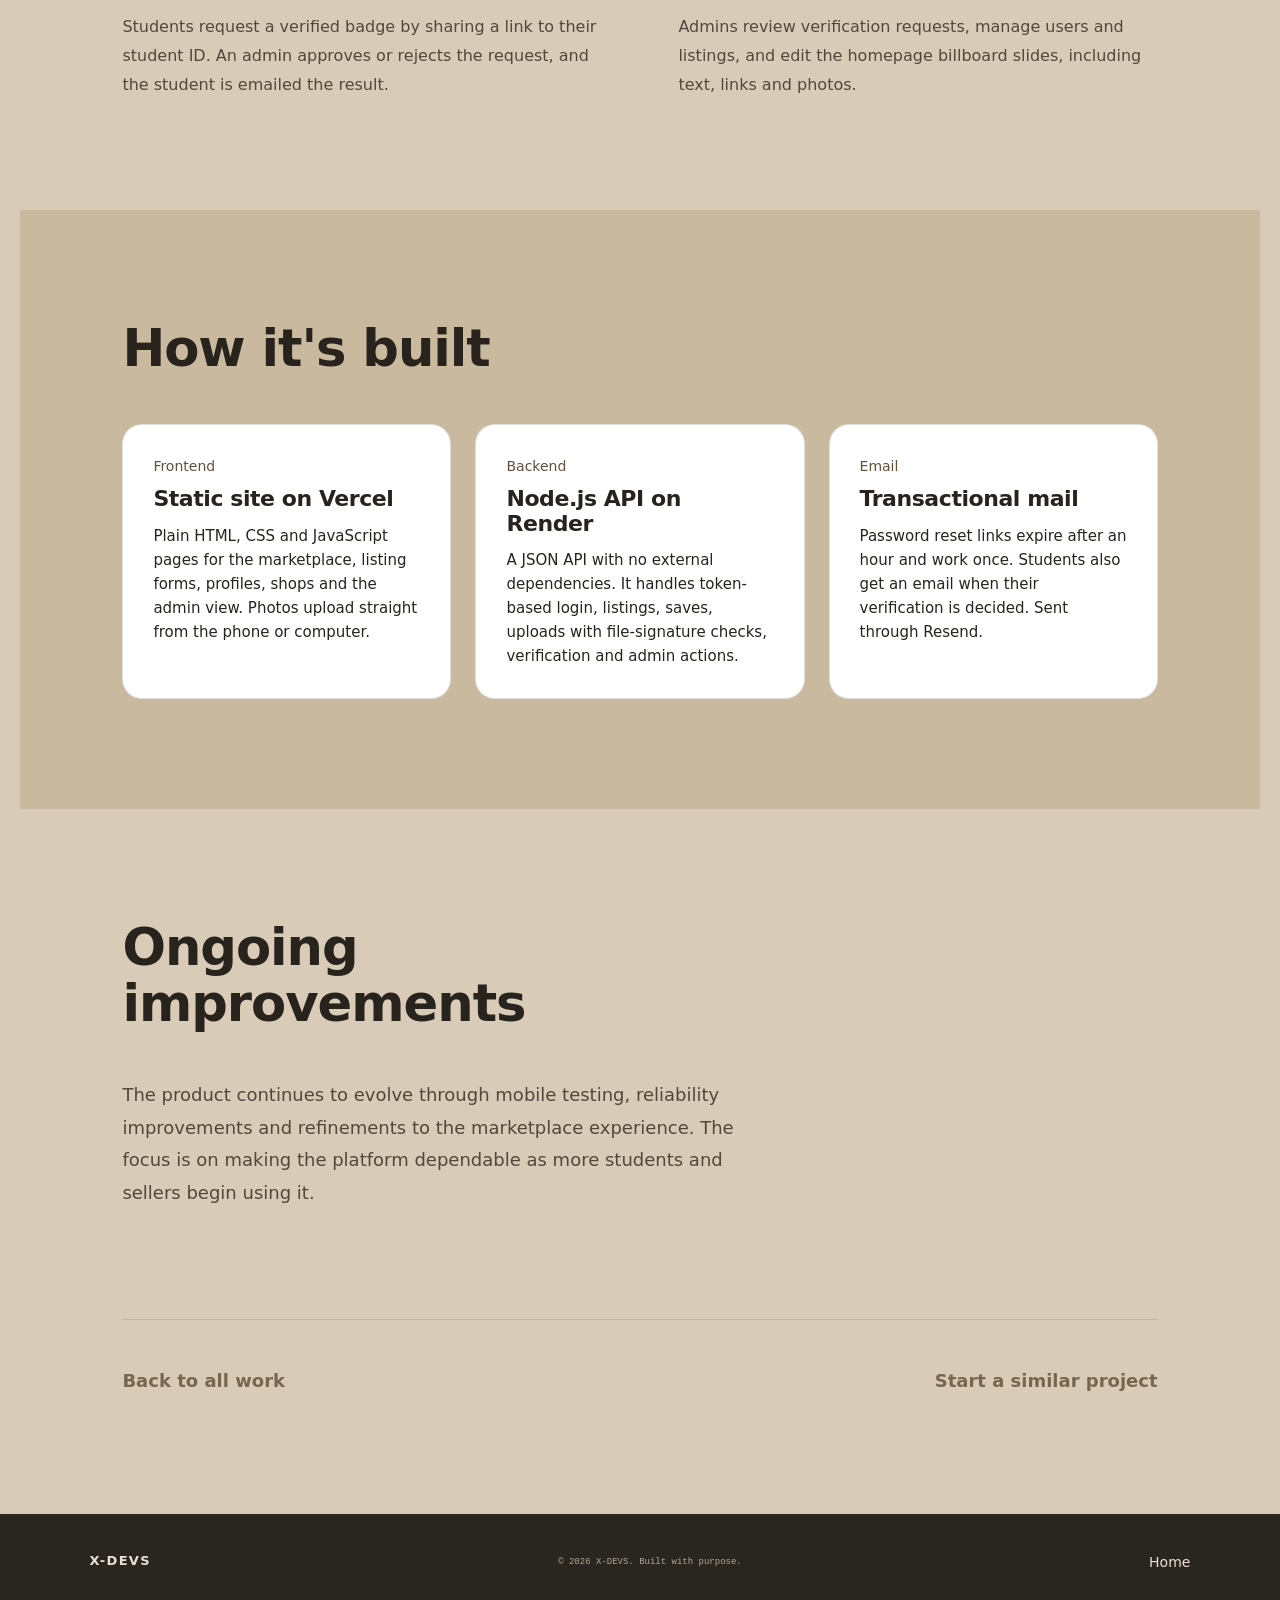
<file: project-studmart.html>
<!DOCTYPE html>
<html lang="en">
<head>
  <meta charset="UTF-8">
  <meta name="viewport" content="width=device-width, initial-scale=1.0">
  <meta name="description" content="STUDMART case study: a campus marketplace built by Okafor Anointing Ifebuche, covering design, front end, back end and deployment.">
  <meta name="theme-color" content="#06142E">
  <title>STUDMART | Case study | Okafor Anointing Ifebuche</title>
  <link rel="preconnect" href="https://fonts.googleapis.com">
  <link rel="preconnect" href="https://fonts.gstatic.com" crossorigin>
  <link href="https://fonts.googleapis.com/css2?family=Bricolage+Grotesque:opsz,wght@12..96,500..800&family=Hanken+Grotesk:wght@400;500;600;700&display=swap" rel="stylesheet">
  <link rel="stylesheet" href="style.css">
  <link rel="stylesheet" href="portfolio-refresh.css">
  <link rel="stylesheet" href="portfolio-polish.css">
</head>
<body>
  <div class="progress" aria-hidden="true"></div>

  <header class="site-header">
    <a class="wordmark" href="index.html"><span class="wordmark-mark">OA</span> OKAFOR<span class="wordmark-dot">.</span></a>
    <a class="header-cta" href="index.html#showcase">Back to work</a>
  </header>

  <main class="case">
    <section class="case-hero">
      <p class="kicker">Full-stack marketplace</p>
      <h1>STUDMART</h1>
      <p class="case-lede">A student marketplace built to make campus commerce easier. The platform brings student profiles, product listings, seller discovery and marketplace management into one responsive experience.</p>
      <dl class="case-meta">
        <div><dt>Role</dt><dd>Design, front end, back end, deployment</dd></div>
        <div><dt>Stack</dt><dd>HTML, CSS, JavaScript, Node.js</dd></div>
        <div><dt>Hosting</dt><dd>Vercel (frontend), Render (API)</dd></div>
      </dl>
      <div class="links"><a href="https://studmart-x.vercel.app/" target="_blank" rel="noopener">Live site</a><a href="https://github.com/ghostichukwu002/STUDMART" target="_blank" rel="noopener">Source code</a></div>
    </section>

    <figure class="case-shot">
      <img src="assets/studmart-home.jpg" width="1582" height="688" alt="STUDMART home page with a featured headphones listing and a billboard slideshow">
    </figure>

    <section class="case-section">
      <h2>What it does</h2>
      <div class="case-grid">
        <div>
          <h3>Accounts for students and shops</h3>
          <p>Students sign up with a personal account. Shops use a separate account type with a shop name, address, WhatsApp number and description, so they can be found in the shops directory.</p>
        </div>
        <div>
          <h3>Listings</h3>
          <p>Sellers post items with photos, a category, condition and price, then edit, mark as sold or remove them. Buyers search, filter by category and save listings they like.</p>
        </div>
        <div>
          <h3>Trust and verification</h3>
          <p>Students request a verified badge by sharing a link to their student ID. An admin approves or rejects the request, and the student is emailed the result.</p>
        </div>
        <div>
          <h3>Admin dashboard</h3>
          <p>Admins review verification requests, manage users and listings, and edit the homepage billboard slides, including text, links and photos.</p>
        </div>
      </div>
    </section>

    <section class="case-section harbor-band">
      <h2>How it's built</h2>
      <div class="arch">
        <div class="arch-node">
          <p class="kicker">Frontend</p>
          <h3>Static site on Vercel</h3>
          <p>Plain HTML, CSS and JavaScript pages for the marketplace, listing forms, profiles, shops and the admin view. Photos upload straight from the phone or computer.</p>
        </div>
        <div class="arch-node">
          <p class="kicker">Backend</p>
          <h3>Node.js API on Render</h3>
          <p>A JSON API with no external dependencies. It handles token-based login, listings, saves, uploads with file-signature checks, verification and admin actions.</p>
        </div>
        <div class="arch-node">
          <p class="kicker">Email</p>
          <h3>Transactional mail</h3>
          <p>Password reset links expire after an hour and work once. Students also get an email when their verification is decided. Sent through Resend.</p>
        </div>
      </div>
    </section>

    <section class="case-section"><h2>Ongoing improvements</h2><p class="case-note">The product continues to evolve through mobile testing, reliability improvements and refinements to the marketplace experience. The focus is on making the platform dependable as more students and sellers begin using it.</p></section>

    <nav class="case-next" aria-label="More work">
      <a href="index.html#showcase">Back to all work</a>
      <a href="index.html#contact">Start a similar project</a>
    </nav>
  </main>

  <footer class="site-footer">
    <span class="wordmark">X-DEVS</span>
    <p>© 2026 X-DEVS. Built with purpose.</p>
    <a href="index.html">Home</a>
  </footer>

  <script src="script.js"></script>
</body>
</html>
</file>
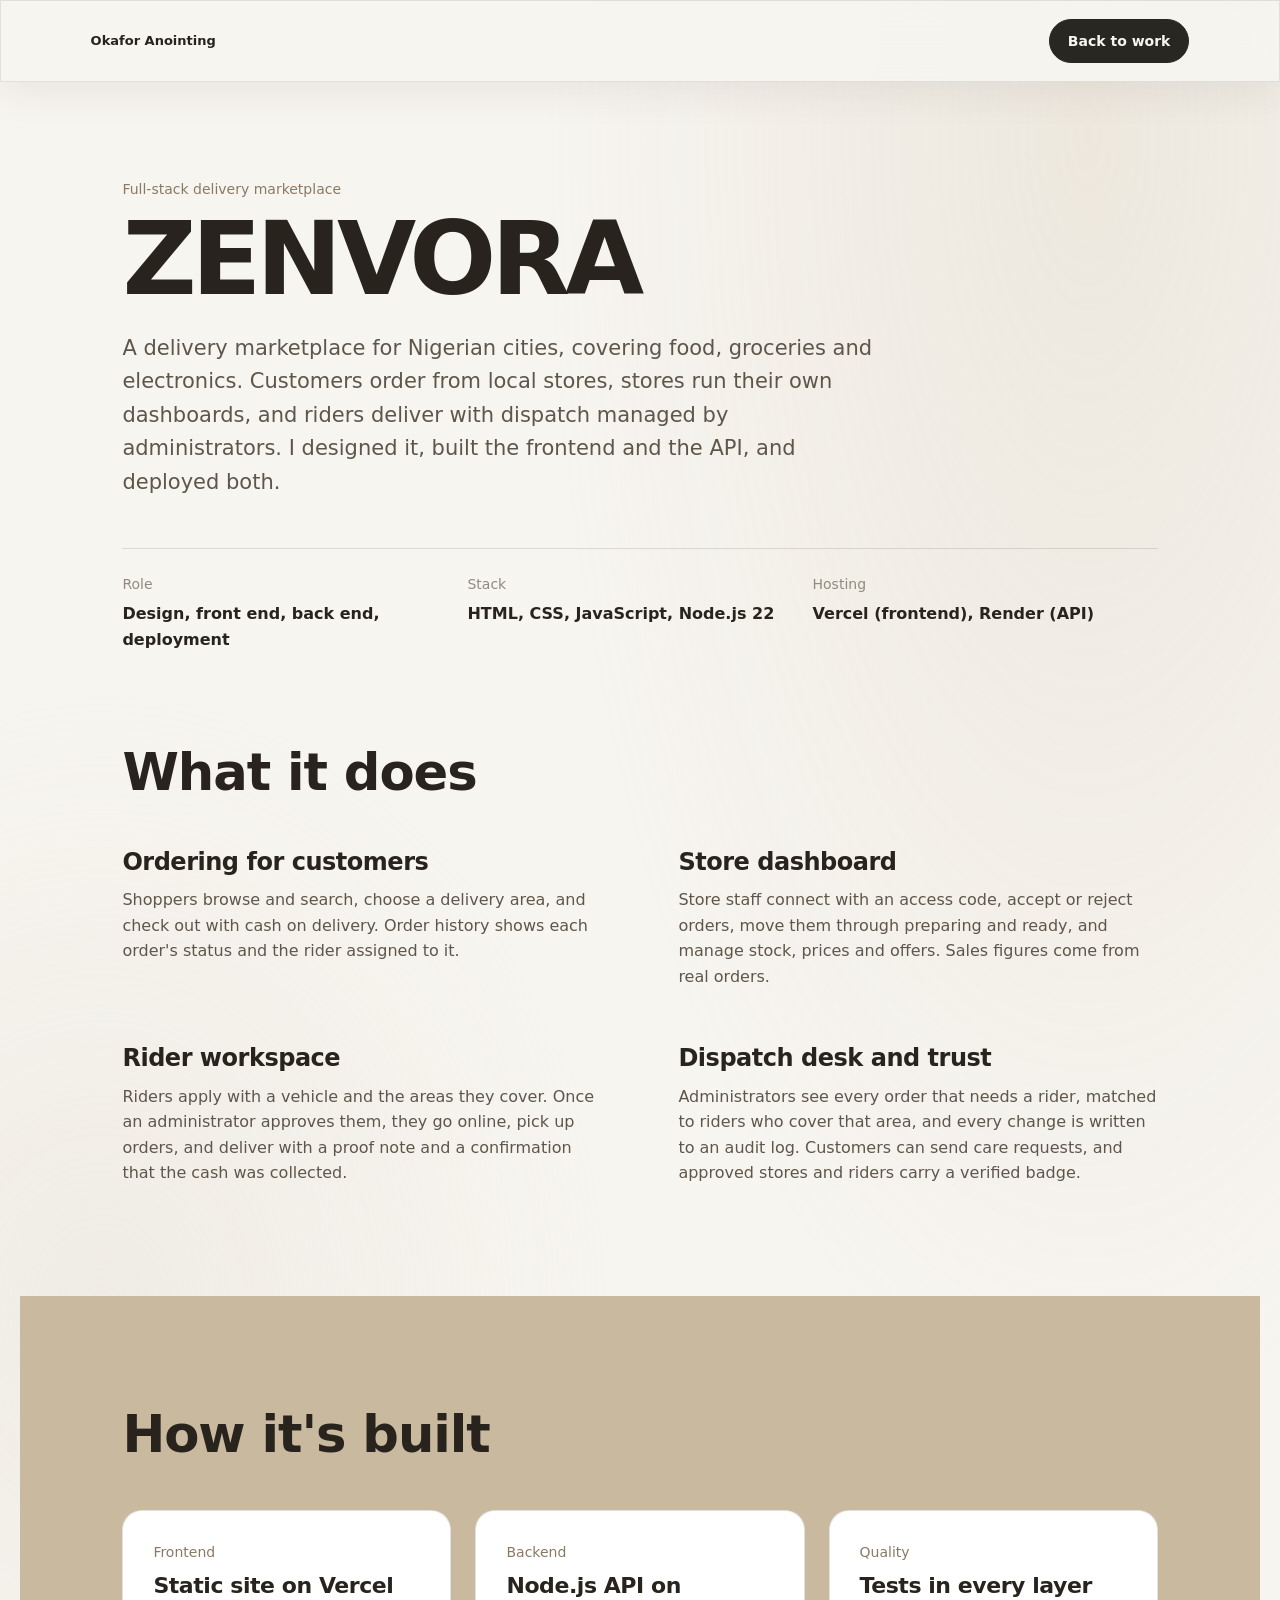
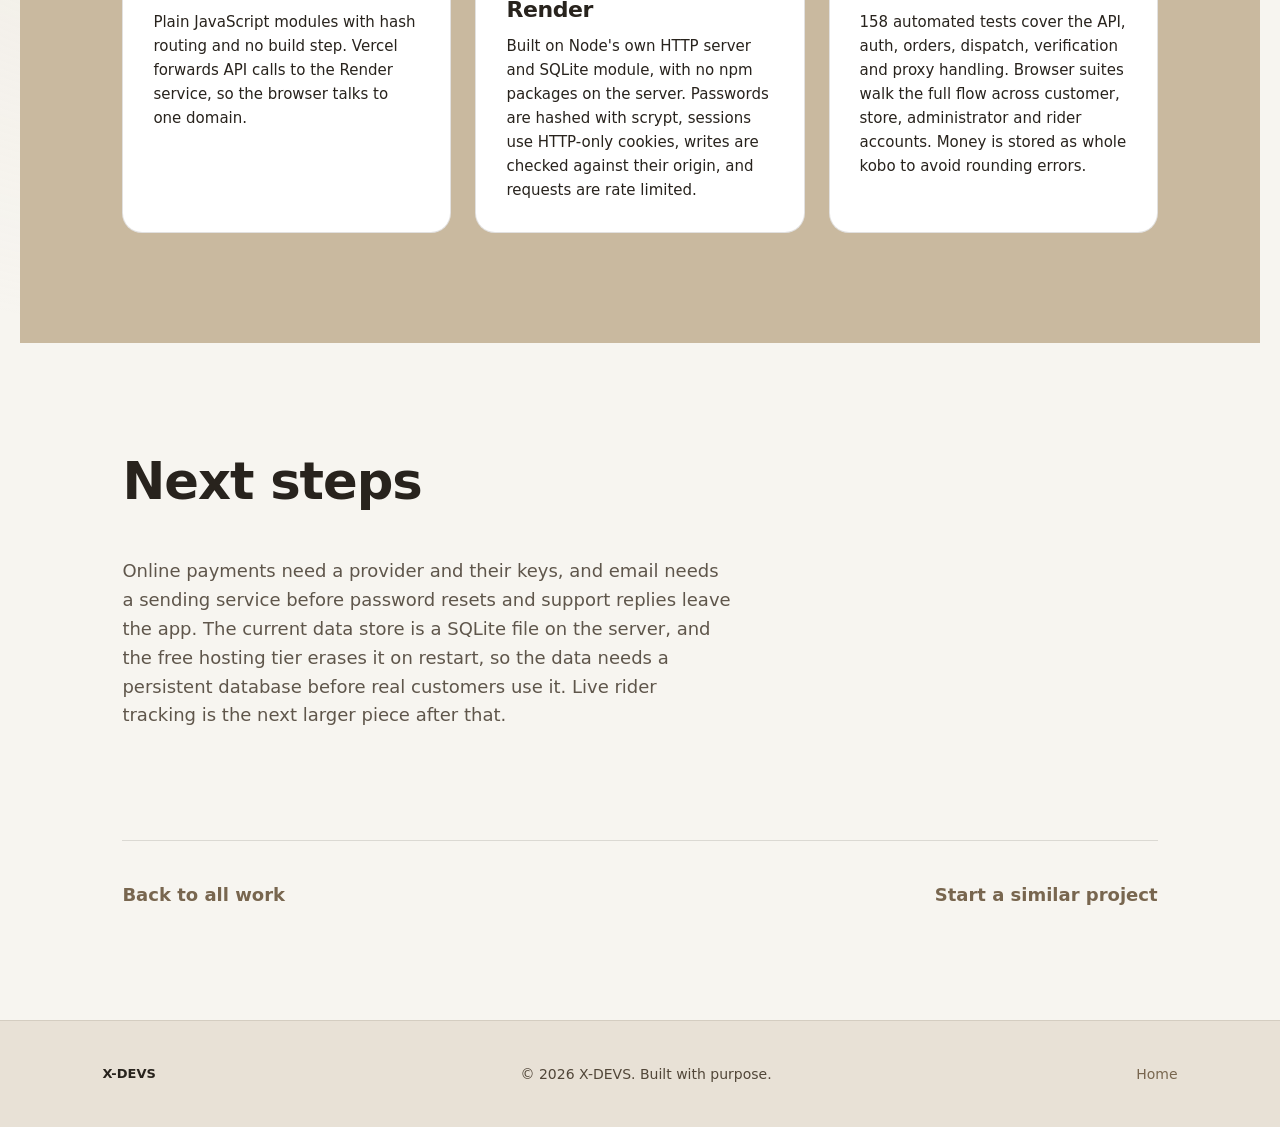
<file: project-zenvora.html>
<!DOCTYPE html>
<html lang="en">
<head>
  <meta charset="UTF-8">
  <meta name="viewport" content="width=device-width, initial-scale=1.0">
  <meta name="description" content="ZENVORA case study: a Nigerian delivery marketplace built by Okafor Anointing Ifebuche, covering customer ordering, store and rider workspaces, dispatch and deployment.">
  <meta name="theme-color" content="#06142E">
  <title>ZENVORA | Case study | Okafor Anointing Ifebuche</title>
  <link rel="preconnect" href="https://fonts.googleapis.com">
  <link rel="preconnect" href="https://fonts.gstatic.com" crossorigin>
  <link href="https://fonts.googleapis.com/css2?family=Bricolage+Grotesque:opsz,wght@12..96,500..800&family=Hanken+Grotesk:wght@400;500;600;700&display=swap" rel="stylesheet">
  <link rel="stylesheet" href="style.css">
</head>
<body>
  <div class="progress" aria-hidden="true"></div>

  <header class="site-header">
    <a class="wordmark" href="index.html">Okafor Anointing</a>
    <a class="header-cta" href="index.html#showcase">Back to work</a>
  </header>

  <main class="case">
    <section class="case-hero">
      <p class="kicker">Full-stack delivery marketplace</p>
      <h1>ZENVORA</h1>
      <p class="case-lede">A delivery marketplace for Nigerian cities, covering food, groceries and electronics. Customers order from local stores, stores run their own dashboards, and riders deliver with dispatch managed by administrators. I designed it, built the frontend and the API, and deployed both.</p>
      <dl class="case-meta">
        <div><dt>Role</dt><dd>Design, front end, back end, deployment</dd></div>
        <div><dt>Stack</dt><dd>HTML, CSS, JavaScript, Node.js 22</dd></div>
        <div><dt>Hosting</dt><dd>Vercel (frontend), Render (API)</dd></div>
      </dl>
    </section>

    <section class="case-section">
      <h2>What it does</h2>
      <div class="case-grid">
        <div>
          <h3>Ordering for customers</h3>
          <p>Shoppers browse and search, choose a delivery area, and check out with cash on delivery. Order history shows each order's status and the rider assigned to it.</p>
        </div>
        <div>
          <h3>Store dashboard</h3>
          <p>Store staff connect with an access code, accept or reject orders, move them through preparing and ready, and manage stock, prices and offers. Sales figures come from real orders.</p>
        </div>
        <div>
          <h3>Rider workspace</h3>
          <p>Riders apply with a vehicle and the areas they cover. Once an administrator approves them, they go online, pick up orders, and deliver with a proof note and a confirmation that the cash was collected.</p>
        </div>
        <div>
          <h3>Dispatch desk and trust</h3>
          <p>Administrators see every order that needs a rider, matched to riders who cover that area, and every change is written to an audit log. Customers can send care requests, and approved stores and riders carry a verified badge.</p>
        </div>
      </div>
    </section>

    <section class="case-section harbor-band">
      <h2>How it's built</h2>
      <div class="arch">
        <div class="arch-node">
          <p class="kicker">Frontend</p>
          <h3>Static site on Vercel</h3>
          <p>Plain JavaScript modules with hash routing and no build step. Vercel forwards API calls to the Render service, so the browser talks to one domain.</p>
        </div>
        <div class="arch-node">
          <p class="kicker">Backend</p>
          <h3>Node.js API on Render</h3>
          <p>Built on Node's own HTTP server and SQLite module, with no npm packages on the server. Passwords are hashed with scrypt, sessions use HTTP-only cookies, writes are checked against their origin, and requests are rate limited.</p>
        </div>
        <div class="arch-node">
          <p class="kicker">Quality</p>
          <h3>Tests in every layer</h3>
          <p>158 automated tests cover the API, auth, orders, dispatch, verification and proxy handling. Browser suites walk the full flow across customer, store, administrator and rider accounts. Money is stored as whole kobo to avoid rounding errors.</p>
        </div>
      </div>
    </section>

    <section class="case-section">
      <h2>Next steps</h2>
      <p class="case-note">Online payments need a provider and their keys, and email needs a sending service before password resets and support replies leave the app. The current data store is a SQLite file on the server, and the free hosting tier erases it on restart, so the data needs a persistent database before real customers use it. Live rider tracking is the next larger piece after that.</p>
    </section>

    <nav class="case-next" aria-label="More work">
      <a href="index.html#showcase">Back to all work</a>
      <a href="index.html#contact">Start a similar project</a>
    </nav>
  </main>

  <footer class="site-footer">
    <span class="wordmark">X-DEVS</span>
    <p>© 2026 X-DEVS. Built with purpose.</p>
    <a href="index.html">Home</a>
  </footer>

  <script src="script.js"></script>
</body>
</html>
</file>
<file: style.css>
/* =========================
   Okafor Anointing: deep blue system
   Display: Bricolage Grotesque · Body: Hanken Grotesk
========================= */

:root{
  --mid:#06142E;
  --harbor:#0C2250;
  --cobalt:#2A5BD7;
  --cobalt-hi:#3D6FE8;
  --glacier:#9CC3FF;
  --mist:#EEF3FB;
  --ink:#0B1630;
  --slate:#4F6287;
  --text:#E6EEFB;
  --muted:#A9BCDD;
  --dim:#7F95BD;
  --line:rgba(156,195,255,.16);
  --display:"Bricolage Grotesque",system-ui,sans-serif;
  --body:"Hanken Grotesk",system-ui,sans-serif;
}

*{box-sizing:border-box;margin:0;padding:0}
html{scroll-behavior:smooth;scroll-padding-top:96px}
body{
  font-family:var(--body);
  background:var(--mid);
  color:var(--text);
  line-height:1.6;
  -webkit-font-smoothing:antialiased;
  overflow-x:hidden;
}
h1,h2,h3{font-family:var(--display);font-weight:700;letter-spacing:-.02em;line-height:1.1}
a{color:inherit}
ul,ol{list-style:none}
input,select,textarea,button{font:inherit;color:inherit}
:focus-visible{outline:2px solid var(--glacier);outline-offset:3px;border-radius:4px}
[hidden]{display:none!important}

/* Intro curtain */
.intro{position:fixed;inset:0;z-index:300;background:var(--mid);display:grid;place-items:center;animation:introOut .8s ease 1s forwards;pointer-events:none}
.intro-mark{font-family:var(--display);font-weight:700;font-size:44px;letter-spacing:-.04em;color:var(--text);opacity:0;animation:introMark .7s ease .1s forwards}
@keyframes introMark{to{opacity:1}}
@keyframes introOut{to{opacity:0;visibility:hidden}}

/* Scroll progress */
.progress{position:fixed;top:0;left:0;height:2px;width:0;background:var(--glacier);z-index:200}

/* Header */
.site-header{
  position:sticky;top:0;z-index:100;
  height:76px;display:flex;align-items:center;justify-content:space-between;
  padding:0 6vw;
  background:rgba(6,20,46,.72);
  backdrop-filter:blur(14px);
  border-bottom:1px solid transparent;
  transition:border-color .3s ease;
}
.site-header.scrolled{border-color:var(--line)}
.wordmark{font-family:var(--display);font-weight:700;font-size:17px;text-decoration:none;color:var(--text);letter-spacing:-.01em}
.site-header nav{display:flex;gap:32px}
.site-header nav a{position:relative;padding:4px 0;color:var(--muted);text-decoration:none;font-size:14px;font-weight:500;transition:color .25s}
.site-header nav a::after{content:"";position:absolute;left:0;right:0;bottom:-2px;height:1px;background:var(--glacier);transform:scaleX(0);transform-origin:left;transition:transform .4s cubic-bezier(.2,.8,.2,1)}
.site-header nav a:hover,.site-header nav a.active{color:var(--text)}
.site-header nav a:hover::after,.site-header nav a.active::after{transform:scaleX(1)}
.header-cta{background:var(--cobalt);color:#fff;text-decoration:none;font-size:14px;font-weight:600;padding:10px 18px;border-radius:999px;transition:background .25s ease}
.header-cta:hover{background:var(--cobalt-hi)}
.menu-toggle{display:none;background:none;border:0;cursor:pointer;padding:8px}
.menu-toggle i{display:block;width:22px;height:2px;background:var(--text);margin:5px 0;border-radius:2px}

/* Shared sections */
.section{padding:128px 8vw;position:relative}
.section > *{max-width:1240px;margin-left:auto;margin-right:auto}
.section-title{font-size:clamp(38px,4.6vw,64px);max-width:18ch;margin-bottom:56px}
.harbor{background:var(--harbor)}
.light{background:var(--mist);color:var(--ink)}
.light .section-title{color:var(--ink)}
.kicker{font-size:14px;color:var(--glacier);margin-bottom:10px}

/* Reveal on scroll */
[data-reveal]{opacity:0;transform:translateY(22px);transition:opacity .9s ease,transform .9s cubic-bezier(.2,.8,.2,1)}
[data-reveal].is-visible{opacity:1;transform:none}

/* Buttons and text links */
.btn{display:inline-flex;align-items:center;padding:15px 24px;border-radius:999px;text-decoration:none;font-size:15px;font-weight:600;border:0;cursor:pointer;transition:background .25s ease,border-color .25s ease,transform .25s ease,color .25s ease}
.btn.primary{background:var(--cobalt);color:#fff}
.btn.primary:hover{background:var(--cobalt-hi);transform:translateY(-2px)}
.btn.ghost{border:1px solid rgba(156,195,255,.35);color:var(--text)}
.btn.ghost:hover{border-color:var(--glacier);transform:translateY(-2px)}
.text-link{display:inline-block;margin-top:10px;color:var(--glacier);font-weight:600;text-decoration:none;border-bottom:1px solid transparent;transition:border-color .25s}
.text-link:hover{border-color:var(--glacier)}

/* Hero */
.hero{
  min-height:calc(100vh - 76px);
  display:grid;grid-template-columns:1.1fr .9fr;gap:4vw;align-items:center;
  padding:64px 8vw 88px;max-width:1360px;margin:0 auto;
}
.status{display:inline-flex;align-items:center;gap:10px;font-size:14px;color:var(--glacier);margin-bottom:30px}
.pulse{width:8px;height:8px;border-radius:50%;background:var(--glacier);animation:ping 2.4s infinite}
@keyframes ping{0%{box-shadow:0 0 0 0 rgba(156,195,255,.55)}70%,100%{box-shadow:0 0 0 12px rgba(156,195,255,0)}}
.hero h1{font-size:clamp(46px,6vw,88px);line-height:1;letter-spacing:-.04em}
.line{display:block;overflow:hidden;padding-bottom:.08em}
.line span{display:inline-block;transform:translateY(110%);animation:rise 1s cubic-bezier(.2,.8,.2,1) forwards;animation-delay:calc(var(--i,0) * .14s + 1.2s)}
@keyframes rise{to{transform:none}}
.lead{font-size:19px;color:var(--muted);max-width:34em;margin:28px 0 26px}
.roles{display:flex;gap:8px;flex-wrap:wrap;margin-bottom:36px}
.roles li{font-size:13px;color:var(--text);background:var(--harbor);border:1px solid var(--line);padding:6px 14px;border-radius:999px}
.hero-actions{display:flex;gap:14px;flex-wrap:wrap}

/* Hero diagram */
.hero-map{margin:0}
.hero-map svg{width:100%;height:auto;display:block}
.map-path{fill:none;stroke:var(--glacier);stroke-width:1.5;opacity:.85;stroke-dasharray:1;stroke-dashoffset:1;animation:draw 1.6s ease 2s forwards}
@keyframes draw{to{stroke-dashoffset:0}}
.node{opacity:0;animation:fade .6s ease forwards;animation-delay:var(--d,0s)}
@keyframes fade{to{opacity:1}}
.node text{fill:var(--muted);font:500 14px var(--body)}
.node .dot{fill:var(--mid);stroke:var(--glacier);stroke-width:1.5}
.node.launch .dot{fill:var(--cobalt);stroke:var(--cobalt)}
.node.launch text{fill:var(--text)}
.halo{fill:var(--cobalt);opacity:.45;transform-box:fill-box;transform-origin:center;animation:halo 2.6s ease-out infinite 3.2s}
@keyframes halo{from{transform:scale(1);opacity:.45}to{transform:scale(3.4);opacity:0}}

/* About */
.split{display:grid;grid-template-columns:1fr 1fr;gap:8vw;align-items:start}
.split .section-title{margin-bottom:0}
.prose p{color:var(--muted);margin-bottom:18px}
.prose .big{font-size:24px;line-height:1.4;color:var(--text);font-weight:500}
.stat-cards{display:grid;grid-template-columns:repeat(3,1fr);gap:18px;margin-top:88px}
.stat-card{background:var(--mid);border:1px solid var(--line);border-radius:18px;padding:28px}
.stat-card dt{font-size:14px;color:var(--dim)}
.stat-card dd{font-family:var(--display);font-size:30px;font-weight:700;margin-top:10px;letter-spacing:-.02em;color:var(--text)}

/* Showcase tabs */
.tabs{display:inline-flex;gap:4px;padding:5px;border-radius:999px;background:var(--mid);border:1px solid var(--line);margin-bottom:48px;flex-wrap:wrap}
.tab{background:none;border:0;padding:11px 22px;border-radius:999px;color:var(--muted);font-size:15px;font-weight:600;cursor:pointer;transition:background .3s ease,color .3s ease}
.tab:hover{color:var(--text)}
.tab.is-active{background:var(--cobalt);color:#fff}
.panel{animation:panelIn .6s cubic-bezier(.2,.8,.2,1)}
@keyframes panelIn{from{opacity:0;transform:translateY(12px)}to{opacity:1;transform:none}}

/* Project cards */
.project-grid{display:grid;grid-template-columns:repeat(3,1fr);gap:24px}
.project-card{display:flex;flex-direction:column;background:var(--mid);border:1px solid var(--line);border-radius:20px;overflow:hidden;text-decoration:none;transition:border-color .3s ease,transform .4s cubic-bezier(.2,.8,.2,1)}
.project-card:hover{border-color:rgba(156,195,255,.4);transform:translateY(-4px)}
.project-card--feature{grid-column:span 2}
.thumb{height:260px;overflow:hidden;background:var(--harbor)}
.thumb img{width:100%;height:100%;object-fit:cover;object-position:top;display:block;transition:transform 1.2s cubic-bezier(.2,.8,.2,1)}
.project-card:hover .thumb img{transform:scale(1.03)}
.card-body{padding:26px 26px 30px}
.card-body h3{font-size:24px;margin-bottom:8px}
.card-body > p:not(.kicker){color:var(--muted);font-size:15px}
.card-link{display:inline-block;margin-top:16px;color:var(--glacier);font-weight:600;font-size:15px}
.vis{height:200px;display:flex;align-items:center;justify-content:center;background:var(--harbor)}
.vis-rx{background:radial-gradient(circle at 30% 20%,var(--cobalt),var(--harbor) 72%)}
.vis-rx span{font-family:var(--display);font-weight:700;font-size:72px;letter-spacing:-.05em;color:#fff}
.vis-dash{align-items:flex-end;gap:12px;padding:32px}
.vis-dash i{flex:1;height:var(--h);border-radius:6px 6px 2px 2px;background:linear-gradient(var(--glacier),var(--cobalt))}
.vis-brand{display:grid;grid-template-columns:repeat(3,1fr);gap:10px;padding:18px}
.vis-brand i{border-radius:12px;background:var(--c)}

/* Tech stack chips */
.chips{display:grid;grid-template-columns:repeat(4,1fr);gap:14px}
.chip{display:flex;align-items:center;gap:14px;background:var(--mid);border:1px solid var(--line);border-radius:16px;padding:18px 20px;font-weight:600;transition:border-color .3s ease,transform .3s ease}
.chip:hover{border-color:rgba(156,195,255,.4);transform:translateY(-2px)}
.chip-mark{display:grid;place-items:center;width:42px;height:42px;border-radius:12px;background:var(--cobalt);color:#fff;font-family:var(--display);font-weight:700;font-size:14px;letter-spacing:.02em}

/* Design tab */
.design-grid{display:grid;grid-template-columns:1.1fr 1fr;gap:6vw;align-items:start}
.palette{display:grid;grid-template-columns:repeat(5,1fr);gap:0;border-radius:20px;overflow:hidden;border:1px solid var(--line);height:360px}
.swatch{background:var(--c);display:flex;flex-direction:column;justify-content:flex-end;padding:16px;color:#E6EEFB}
.swatch span{font-weight:600;font-size:14px}
.swatch small{font-size:12px;opacity:.75}
.swatch:nth-child(n+3){color:#06142E}
.design-notes h3{font-size:30px;margin-bottom:14px}
.design-notes > p{color:var(--muted);margin-bottom:24px}
.check-list li{position:relative;padding:10px 0 10px 28px;border-top:1px solid var(--line);color:var(--text)}
.check-list li::before{content:"";position:absolute;left:2px;top:19px;width:10px;height:6px;border-left:2px solid var(--glacier);border-bottom:2px solid var(--glacier);transform:rotate(-45deg)}

/* Services (light) */
.services-grid{display:grid;grid-template-columns:1fr 1fr;gap:0 7vw}
.service{padding:36px 0;border-top:1px solid #C9D6EA}
.service h3{font-size:26px;color:var(--ink);margin-bottom:10px}
.service p:not(.kicker){color:var(--slate);max-width:32em}
.service .kicker{color:var(--cobalt)}

/* Process */
.steps{display:grid;grid-template-columns:repeat(4,1fr);gap:28px}
.steps li{border-top:2px solid var(--cobalt);padding-top:24px}
.steps span{font-family:var(--display);font-weight:600;font-size:15px;color:var(--cobalt)}
.steps h3{font-size:24px;color:var(--ink);margin:12px 0 10px}
.steps p{color:var(--slate);font-size:15px}

/* Contact */
.contact{padding-top:40px}
.contact-card{position:relative;overflow:hidden;background:var(--harbor);border:1px solid var(--line);border-radius:28px;padding:72px 7vw;display:grid;grid-template-columns:1fr 1fr;gap:6vw;align-items:start}
.contact-card::before{content:"";position:absolute;width:560px;height:560px;right:-220px;top:-240px;border-radius:50%;background:radial-gradient(circle,rgba(42,91,215,.45),transparent 65%);pointer-events:none}
.contact-intro,.contact-form{position:relative}
.contact-intro h2{font-size:clamp(38px,4.6vw,60px);margin-bottom:18px}
.contact-intro > p{color:var(--muted);max-width:30em;margin-bottom:36px}
.contact-links{display:flex;gap:26px;flex-wrap:wrap}
.contact-links a{color:var(--muted);text-decoration:none;font-size:15px;transition:color .25s}
.contact-links a:hover{color:var(--text)}
.contact-form{display:grid;gap:18px}
.contact-form label{display:grid;gap:8px;font-size:14px;color:var(--muted)}
.contact-form input,.contact-form select,.contact-form textarea{background:var(--mid);border:1px solid var(--line);border-radius:12px;padding:13px 15px;color:var(--text);transition:border-color .25s ease}
.contact-form textarea{resize:vertical;min-height:120px}
.contact-form input:focus,.contact-form select:focus,.contact-form textarea:focus{outline:none;border-color:var(--glacier)}
.contact-form option{background:var(--mid)}
.contact-form .btn{justify-self:start;margin-top:6px}

/* Footer */
.site-footer{border-top:1px solid var(--line);padding:36px 8vw;display:flex;align-items:center;justify-content:space-between;gap:24px;flex-wrap:wrap;font-size:14px;color:var(--dim)}
.site-footer p{flex:1;text-align:center}
.site-footer > a{color:var(--muted);text-decoration:none}
.site-footer > a:hover{color:var(--text)}
.tech{display:flex;gap:10px}
.tech a,.tech span{width:38px;height:38px;display:grid;place-items:center;border-radius:11px;border:1px solid var(--line);color:var(--glacier);transition:background .25s ease,color .25s ease,border-color .25s ease}
.tech a:hover{background:var(--cobalt);border-color:var(--cobalt);color:#fff}
.tech svg{width:18px;height:18px;display:block}

/* Case study page */
.case{max-width:1240px;margin:0 auto;padding:0 8vw}
.case-hero{padding:96px 0 56px}
.case-hero h1{font-size:clamp(56px,8vw,120px);letter-spacing:-.05em;line-height:.95;margin-bottom:24px}
.case-lede{font-size:21px;color:var(--muted);max-width:36em;margin-bottom:48px}
.case-meta{display:grid;grid-template-columns:repeat(3,1fr);border-top:1px solid var(--line);margin-bottom:36px}
.case-meta div{padding:24px 24px 0 0}
.case-meta dt{font-size:14px;color:var(--dim)}
.case-meta dd{margin-top:6px;font-weight:600}
.links{display:flex;gap:26px;flex-wrap:wrap}
.links a{color:var(--text);font-weight:600;text-decoration:none;border-bottom:1px solid var(--glacier);padding-bottom:2px;transition:color .25s}
.links a:hover{color:var(--glacier)}
.case-shot{margin:0 0 110px;border-radius:20px;overflow:hidden;border:1px solid var(--line)}
.case-shot img{display:block;width:100%;height:auto}
.case-section{margin-bottom:110px}
.case-section > h2{font-size:clamp(34px,4vw,52px);margin-bottom:48px;max-width:16ch}
.case-grid{display:grid;grid-template-columns:1fr 1fr;gap:56px 6vw}
.case-grid h3{font-size:24px;margin-bottom:12px}
.case-grid p,.case-note{color:var(--muted);max-width:34em}
.harbor-band{background:var(--harbor);margin:0 -8vw 110px;padding:110px 8vw;border-radius:0}
.arch{display:grid;grid-template-columns:repeat(3,1fr);gap:24px}
.arch-node{background:var(--mid);border:1px solid var(--line);border-radius:20px;padding:30px}
.arch-node h3{font-size:22px;margin-bottom:12px}
.arch-node p:not(.kicker){color:var(--muted);font-size:15px}
.case-note{font-size:18px}
.case-next{display:flex;justify-content:space-between;gap:20px;flex-wrap:wrap;padding:40px 0 110px;border-top:1px solid var(--line)}
.case-next a{color:var(--glacier);font-weight:600;text-decoration:none;font-size:18px}
.case-next a:hover{color:var(--text)}

/* Mobile */
@media (max-width:980px){
  .project-grid{grid-template-columns:1fr 1fr}
  .project-card--feature{grid-column:span 2}
  .chips{grid-template-columns:1fr 1fr}
  .arch{grid-template-columns:1fr}
}
@media (max-width:860px){
  .site-header{padding:0 5vw}
  .menu-toggle{display:block}
  .site-header nav,.header-cta{display:none}
  .site-header nav.open{
    display:flex;position:absolute;top:76px;left:0;right:0;
    flex-direction:column;gap:18px;padding:24px 5vw;
    background:var(--mid);border-bottom:1px solid var(--line);
  }
  .hero{grid-template-columns:1fr;padding:48px 6vw 72px;min-height:auto}
  .hero-map{order:-1;max-width:460px}
  .section{padding:88px 6vw}
  .split,.services-grid,.design-grid,.contact-card,.case-grid{grid-template-columns:1fr}
  .stat-cards,.case-meta{grid-template-columns:1fr}
  .project-grid{grid-template-columns:1fr}
  .project-card--feature{grid-column:auto}
  .steps{grid-template-columns:1fr 1fr;gap:36px 24px}
  .contact-card{padding:52px 7vw}
  .palette{height:280px}
  .harbor-band{margin:0 -6vw 88px;padding:88px 6vw}
  .site-footer{flex-direction:column;align-items:flex-start}
  .site-footer p{text-align:left}
  .case{padding:0 6vw}
}
@media (max-width:520px){
  .steps,.chips{grid-template-columns:1fr}
  .palette{grid-template-columns:1fr;height:auto}
  .swatch{height:72px;flex-direction:row;justify-content:space-between;align-items:center}
}

/* Reduced motion */
@media (prefers-reduced-motion:reduce){
  *,*::before,*::after{animation:none!important;transition:none!important;scroll-behavior:auto!important}
  .intro{display:none}
  .line span{transform:none}
  .map-path{stroke-dashoffset:0}
  .node{opacity:1}
  [data-reveal]{opacity:1;transform:none}
}

/* =========================
   Active motion: hero and front page
   (all of it is switched off by the reduced-motion rule above)
========================= */

/* Hero ambient glows */
.hero{position:relative;overflow:hidden}
.hero > .hero-copy,.hero > .hero-map{position:relative;z-index:1}
.ambient{position:absolute;inset:0;z-index:0;pointer-events:none;overflow:hidden}
.ambient i{position:absolute;border-radius:50%;filter:blur(72px)}
.ambient i:nth-child(1){width:520px;height:520px;left:-140px;top:-170px;background:var(--cobalt);opacity:.45;animation:drift1 22s ease-in-out infinite}
.ambient i:nth-child(2){width:440px;height:440px;right:-120px;bottom:-180px;background:var(--cobalt-hi);opacity:.28;animation:drift2 26s ease-in-out infinite}
.ambient i:nth-child(3){width:260px;height:260px;left:44%;top:38%;background:var(--glacier);opacity:.14;animation:drift3 18s ease-in-out infinite}
@keyframes drift1{0%,100%{transform:translate(0,0)}50%{transform:translate(100px,70px)}}
@keyframes drift2{0%,100%{transform:translate(0,0)}50%{transform:translate(-90px,-60px)}}
@keyframes drift3{0%,100%{transform:translate(0,0) scale(1)}50%{transform:translate(-70px,50px) scale(1.15)}}

/* Rotating role word */
.rotator-line{font-family:var(--display);font-size:clamp(20px,2.2vw,26px);font-weight:600;color:var(--text);margin-bottom:18px}
.rotator{display:inline-grid;vertical-align:bottom;color:var(--glacier);text-align:left}
.rotator > span{grid-area:1/1;opacity:0;white-space:nowrap;animation:rot 9s ease-in-out infinite}
.rotator > span:nth-child(2){animation-delay:3s}
.rotator > span:nth-child(3){animation-delay:6s}
@keyframes rot{0%{opacity:0;transform:translateY(14px)}4%,28%{opacity:1;transform:none}33%,100%{opacity:0;transform:translateY(-14px)}}

/* Hero diagram: orbit, travelling light, pulsing nodes */
.orbit{fill:none;stroke:rgba(156,195,255,.22);stroke-width:1;stroke-dasharray:3 9;transform-origin:260px 220px;animation:spin 48s linear infinite}
@keyframes spin{to{transform:rotate(360deg)}}
.flow{fill:none;stroke:var(--glacier);stroke-width:2.5;stroke-linecap:round;stroke-dasharray:.07 .93;opacity:0;animation:flow 3.2s linear infinite,showFlow .5s ease forwards;filter:drop-shadow(0 0 4px rgba(156,195,255,.8))}
@keyframes flow{to{stroke-dashoffset:-1}}
@keyframes showFlow{to{opacity:1}}
.ping{fill:none;stroke:var(--glacier);stroke-width:1.2;transform-box:fill-box;transform-origin:center;animation:halo 3s ease-out infinite}
.node.launch .ping{display:none}

/* Front page marquee */
.marquee{overflow:hidden;background:var(--cobalt);color:#fff;padding:20px 0}
.marquee-track{display:flex;width:max-content;animation:marquee 30s linear infinite}
.marquee:hover .marquee-track{animation-play-state:paused}
.marquee-track span{display:inline-flex;align-items:center;gap:44px;padding-right:44px;font-family:var(--display);font-weight:600;font-size:clamp(22px,2.6vw,34px);letter-spacing:-.01em;white-space:nowrap}
.marquee-track span::after{content:"";width:9px;height:9px;background:var(--glacier);transform:rotate(45deg);flex:none}
@keyframes marquee{to{transform:translateX(-50%)}}

/* Live indicator */
.live{display:inline-block;width:8px;height:8px;border-radius:50%;background:var(--glacier);margin-right:10px;vertical-align:middle;animation:ping2 2s infinite}
@keyframes ping2{0%{box-shadow:0 0 0 0 rgba(156,195,255,.6)}70%,100%{box-shadow:0 0 0 10px rgba(156,195,255,0)}}

/* Dashboard card bars keep moving */
.vis-dash i{transform-origin:bottom;animation:bar 3.6s ease-in-out infinite;animation-delay:calc(var(--k,0) * .35s)}
@keyframes bar{0%,100%{transform:scaleY(.6)}50%{transform:scaleY(1)}}


/* 2026 portfolio polish — stronger hierarchy, depth and mobile clarity */
:root{
  --mid:#080D1C;
  --harbor:#101A31;
  --cobalt:#4169F5;
  --cobalt-hi:#6486FF;
  --glacier:#A9C3FF;
  --mist:#F2F5FC;
  --ink:#10182B;
  --line:rgba(169,195,255,.15);
}
body{background:var(--mid);background-image:radial-gradient(ellipse at 82% 4%,rgba(65,105,245,.12),transparent 32%),radial-gradient(ellipse at 8% 38%,rgba(65,105,245,.06),transparent 28%)}
.site-header{height:82px;padding-inline:7vw}
.wordmark{display:inline-flex;align-items:center;gap:9px;letter-spacing:.09em;font-size:13px;font-weight:800}
.wordmark-mark{display:grid;place-items:center;width:31px;height:31px;border-radius:10px;background:linear-gradient(145deg,#6486ff,#3154db);color:#fff;font-family:var(--display);font-size:13px;letter-spacing:-.04em;box-shadow:0 6px 22px rgba(65,105,245,.3)}
.wordmark-dot{color:var(--glacier)}
.identity{font-size:11px;letter-spacing:.19em;font-weight:700;color:var(--glacier);margin-bottom:17px}
.identity span{color:#6f8ce8;padding:0 5px}
.hero{min-height:calc(100vh - 82px);padding-top:76px;padding-bottom:100px}
.hero h1{max-width:900px;font-size:clamp(52px,6.7vw,96px);line-height:.99;letter-spacing:-.055em}
.hero h1 .line:last-child{color:var(--glacier)}
.lead{max-width:590px;line-height:1.75;font-size:18px}
.hero-map{filter:drop-shadow(0 24px 70px rgba(38,74,180,.12))}
.btn{padding:15px 25px}
.btn.primary{box-shadow:0 10px 28px rgba(65,105,245,.25)}
.section{padding-top:138px;padding-bottom:138px}
.section-title{letter-spacing:-.045em}
.harbor{background:linear-gradient(145deg,#111e39,#0e1930)}
.stat-card{background:rgba(8,13,28,.58);border-radius:16px;transition:transform .3s,border-color .3s}
.stat-card:hover{transform:translateY(-4px);border-color:rgba(169,195,255,.4)}
.project-grid{gap:22px}
.project-card{border-radius:22px;background:linear-gradient(155deg,#101a31,#0a1225);box-shadow:0 12px 36px rgba(0,0,0,.12)}
.project-card:hover{transform:translateY(-7px);box-shadow:0 24px 54px rgba(0,0,0,.22);border-color:rgba(169,195,255,.48)}
.thumb{height:300px}
.vis{height:220px}
.vis-nex{position:relative;overflow:hidden;background:radial-gradient(ellipse at 75% 35%,rgba(77,116,255,.55),transparent 38%),linear-gradient(135deg,#111c3a,#080d1c 72%)}
.vis-nex::before,.vis-nex::after{content:"";position:absolute;border:1px solid rgba(169,195,255,.22);border-radius:50%;width:250px;height:250px;transform:rotate(-28deg) scaleX(1.6)}
.vis-nex::after{width:330px;height:330px;opacity:.45}
.vis-nex>span{position:relative;z-index:1;font-family:var(--display);font-size:52px;font-weight:800;letter-spacing:-.07em;color:#fff;text-shadow:0 8px 35px rgba(65,105,245,.6)}
.vis-nex>span span{color:var(--glacier)}
.vis-nex>i{position:absolute;width:9px;height:9px;border-radius:50%;background:#fff;box-shadow:0 0 22px 8px rgba(169,195,255,.55);right:22%;top:26%}
.card-body{padding:28px}
.card-body h3{letter-spacing:-.035em}
.card-link{font-size:14px}
.tabs{background:rgba(8,13,28,.8);padding:6px}
.tab{padding:12px 24px}
.light{background:var(--mist)}
.services-grid{gap:0 8vw}
.service{padding:40px 0}
.service h3{letter-spacing:-.035em}
.contact-card{background:linear-gradient(135deg,#14254b,#101a31 70%);border-radius:30px;box-shadow:0 28px 90px rgba(0,0,0,.2)}
.contact-form input,.contact-form select,.contact-form textarea{background:rgba(8,13,28,.7);border-color:rgba(169,195,255,.2)}
.contact-form input:hover,.contact-form select:hover,.contact-form textarea:hover{border-color:rgba(169,195,255,.45)}
.site-footer{padding-top:42px;padding-bottom:42px}
@media(max-width:860px){
  .site-header{height:74px}
  .hero{padding-top:42px;gap:24px}
  .hero-map{max-width:380px;margin-inline:auto}
  .identity{font-size:10px;letter-spacing:.13em}
  .section{padding-top:92px;padding-bottom:92px}
  .thumb{height:230px}
  .project-card{min-width:0}
}
@media(max-width:520px){
  .hero h1{font-size:clamp(44px,12vw,64px)}
  .lead{font-size:16px}
  .hero-actions{gap:10px}
  .btn{padding:13px 19px}
  .stat-card dd{font-size:25px}
  .card-body{padding:22px}
  .vis{height:185px}
}


/* SANDSTORM MATTE + WHITE — warm, quiet, premium */
:root{
  --mid:#D8CBB8;
  --harbor:#C9B99F;
  --cobalt:#8A755B;
  --cobalt-hi:#6F5D49;
  --glacier:#78664F;
  --mist:#FFFFFF;
  --ink:#28231D;
  --slate:#655B4E;
  --text:#28231D;
  --muted:#5F564B;
  --dim:#786D60;
  --line:rgba(76,61,43,.16);
}
html{background:#D8CBB8}
body{
  background:#D8CBB8;
  background-image:radial-gradient(ellipse at 82% 4%,rgba(255,255,255,.62),transparent 34%),radial-gradient(ellipse at 8% 42%,rgba(161,139,108,.16),transparent 32%);
  color:var(--text);
}
.site-header{
  background:rgba(248,246,241,.88);
  border-bottom-color:rgba(76,61,43,.12);
  box-shadow:0 5px 25px rgba(70,56,38,.035);
}
.site-header nav a{color:#655B4E}
.site-header nav a:hover,.site-header nav a.active{color:#28231D}
.site-header nav a::after{background:#8A755B}
.wordmark{color:#28231D}
.wordmark-mark{background:linear-gradient(145deg,#A99576,#78664F);color:#fff;box-shadow:0 6px 20px rgba(91,72,48,.2)}
.wordmark-dot,.identity,.identity span{color:#8A755B}
.menu-toggle i{background:#28231D}
.header-cta,.btn.primary{background:#78664F;color:#fff;box-shadow:0 9px 25px rgba(91,72,48,.16)}
.header-cta:hover,.btn.primary:hover{background:#62513F}
.hero h1,.section-title,h2,h3{color:#28231D}
.hero h1 .line:last-child{color:#8A755B}
.lead,.node text{color:#5F564B;fill:#5F564B}
.status,.text-link,.kicker,.rotator{color:#78664F}
.pulse,.live{background:#8A755B}
.roles li{background:rgba(255,255,255,.72);color:#443B31;border-color:rgba(76,61,43,.13)}
.btn.ghost{color:#514638;border-color:rgba(76,61,43,.3)}
.btn.ghost:hover{border-color:#78664F}
.node .dot{fill:#fff;stroke:#8A755B}
.node.launch .dot{fill:#8A755B;stroke:#8A755B}
.node.launch text{fill:#28231D}
.halo{fill:#A99576}
.map-path{stroke:#8A755B}
.orbit{stroke:rgba(120,102,79,.25)}
.flow{stroke:#8A755B;filter:drop-shadow(0 0 4px rgba(120,102,79,.25))}
.ping{stroke:#8A755B}
.ambient i:nth-child(1){background:#B9A88E;opacity:.25}
.ambient i:nth-child(2){background:#fff;opacity:.7}
.ambient i:nth-child(3){background:#8A755B;opacity:.1}
.harbor,.harbor-band{background:#C9B99F;color:#28231D}
.harbor .section-title,.harbor h2,.harbor h3,.harbor p{color:inherit}
.light{background:#fff;color:#28231D}
.light .section-title{color:#28231D}
.stat-card{background:rgba(255,255,255,.72);border:1px solid rgba(76,61,43,.12);color:#28231D}
.stat-card dt,.stat-card dd{color:#28231D}
.project-card{background:#fff;color:#28231D;border:1px solid rgba(76,61,43,.12);box-shadow:0 12px 34px rgba(74,59,39,.08)}
.project-card h3,.project-card p{color:#28231D}
.project-card .kicker{color:#8A755B}
.project-card:hover{box-shadow:0 22px 48px rgba(74,59,39,.14);border-color:rgba(120,102,79,.35)}
.vis-nex{background:radial-gradient(ellipse at 75% 35%,rgba(255,255,255,.45),transparent 38%),linear-gradient(135deg,#B8A78D,#77644D 72%)}
.vis-nex::before,.vis-nex::after{border-color:rgba(255,255,255,.3)}
.vis-nex>span{color:#fff;text-shadow:0 8px 30px rgba(54,42,28,.25)}
.vis-nex>span span{color:#F3EDE3}
.vis-nex>i{background:#fff;box-shadow:0 0 22px 8px rgba(255,255,255,.45)}
.tabs{background:rgba(255,255,255,.72);border:1px solid rgba(76,61,43,.12)}
.tab{color:#5F564B}
.tab.active{background:#78664F;color:#fff}
.service,.arch-node{border-color:var(--line)}
.arch-node{background:#fff;color:#28231D}
.arch-node h3,.arch-node p:not(.kicker){color:#28231D}
.contact-card{background:linear-gradient(135deg,#FDFCF9,#E9E0D3 75%);border:1px solid rgba(76,61,43,.13);box-shadow:0 24px 65px rgba(74,59,39,.1);color:#28231D}
.contact-card h2,.contact-card h3,.contact-card p{color:#28231D}
.contact-form input,.contact-form select,.contact-form textarea{background:#fff;color:#28231D;border:1px solid rgba(76,61,43,.2)}
.contact-form input::placeholder,.contact-form textarea::placeholder{color:#887D70}
.contact-form input:hover,.contact-form select:hover,.contact-form textarea:hover{border-color:#8A755B}
.marquee{background:#78664F;color:#fff}
.marquee-track span::after{background:#E7DDCE}
.progress{background:#8A755B}
.site-footer{color:#514638;border-top-color:rgba(76,61,43,.14)}
.site-footer a{color:#78664F}
.case{color:#28231D}
.case h1,.case h2,.case h3{color:#28231D}
.case-note,.case p{color:#5F564B}
.case-next a{color:#78664F}
.intro{background:#D8CBB8}
.intro-mark{color:#28231D}
:focus-visible{outline-color:#78664F}
@media(max-width:860px){
  .site-header nav.open{background:rgba(248,246,241,.98);border-bottom-color:rgba(76,61,43,.16)}
}


/* Creative design portfolio */
.sr-only{position:absolute;width:1px;height:1px;padding:0;margin:-1px;overflow:hidden;clip:rect(0,0,0,0);white-space:nowrap;border:0}
.header-name{display:inline-block;min-width:8ch;transition:opacity .28s ease,transform .28s ease}
.header-name.is-changing{opacity:0;transform:translateY(7px)}
.eyebrow{font-size:11px;font-weight:800;letter-spacing:.2em;color:var(--cobalt);margin-bottom:18px}
.creative-studio{background:#F8F6F1;color:#28231D}
.creative-heading{display:grid;grid-template-columns:1.15fr .7fr;gap:8vw;align-items:end;margin-bottom:54px}
.creative-heading .section-title{max-width:13ch}
.creative-intro{color:#655B4E;max-width:34em;font-size:17px;line-height:1.8}
.creative-grid{display:grid;grid-template-columns:repeat(4,minmax(0,1fr));gap:18px}
.creative-piece{min-width:0}
.artwork{height:340px;position:relative;overflow:hidden;border-radius:20px;padding:25px;display:flex;flex-direction:column;justify-content:space-between;isolation:isolate;box-shadow:0 14px 34px rgba(60,47,31,.11);transition:transform .35s ease,box-shadow .35s ease}
.creative-piece:hover .artwork{transform:translateY(-7px) rotate(-.5deg);box-shadow:0 24px 46px rgba(60,47,31,.16)}
.artwork small,.artwork span{font-size:9px;font-weight:800;letter-spacing:.16em}
.artwork strong{font-family:var(--display);font-size:clamp(28px,3vw,43px);line-height:.92;letter-spacing:-.065em;position:relative;z-index:2}
.artwork-flyer{background:#D8CBB8;color:#28231D}
.artwork-flyer .art-kicker{color:#78664F}
.artwork-flyer strong{font-size:clamp(40px,4vw,58px)}
.artwork-flyer i{position:absolute;width:220px;height:220px;border:34px solid #8A755B;border-radius:50%;right:-72px;top:58px;z-index:-1;opacity:.8}
.artwork-flyer small{color:#78664F}
.artwork-brand{background:#78664F;color:#fff}
.artwork-brand::before{content:"";position:absolute;inset:15px;border:1px solid rgba(255,255,255,.35);border-radius:50%;transform:scaleX(.72) rotate(28deg)}
.brand-orbit{font-family:var(--display);font-size:70px;font-weight:800;line-height:1;color:#E9E0D3}
.artwork-brand strong{font-size:36px}
.artwork-brand small{color:#E9E0D3}
.artwork-brand i{position:absolute;width:120px;height:120px;border-radius:50%;background:#C9B99F;right:-30px;bottom:38px;z-index:-1}
.artwork-campaign{background:#28231D;color:#F8F6F1}
.artwork-campaign>span{color:#C9B99F}
.artwork-campaign strong{font-size:43px}
.campaign-shape{position:absolute;width:180px;height:180px;border-radius:50%;right:-58px;top:70px;background:#A99576;z-index:-1;box-shadow:0 0 0 24px rgba(201,185,159,.16),0 0 0 48px rgba(201,185,159,.1)}
.artwork-campaign small{color:#C9B99F}
.artwork-social{background:#E9E0D3;color:#28231D}
.artwork-social>span{font-size:11px;letter-spacing:.18em;font-weight:800}
.artwork-social strong{font-size:35px}
.social-stamp{position:absolute;right:17px;bottom:20px;border:1px solid #78664F;border-radius:50%;width:90px;height:90px;display:grid;place-content:center;text-align:center;font-size:10px;font-weight:800;letter-spacing:.1em;transform:rotate(12deg);background:#F8F6F1}
.creative-caption{padding:20px 4px 0}
.creative-caption h3{font-size:21px;margin-bottom:7px}
.creative-caption p{font-size:14px;color:#655B4E;line-height:1.65}
.creative-note{margin-top:28px;font-size:12px;color:#786D60}
@media(max-width:980px){.creative-grid{grid-template-columns:repeat(2,minmax(0,1fr))}.artwork{height:320px}}
@media(max-width:860px){.creative-heading{grid-template-columns:1fr;gap:20px}.creative-grid{gap:14px}}
@media(max-width:520px){.creative-grid{grid-template-columns:1fr 1fr}.artwork{height:245px;padding:16px;border-radius:15px}.artwork strong,.artwork-brand strong,.artwork-campaign strong,.artwork-social strong{font-size:clamp(25px,7vw,34px)}.artwork-flyer strong{font-size:clamp(34px,9vw,46px)}.creative-caption{padding-top:14px}.creative-caption h3{font-size:17px}.creative-caption p{font-size:12px}.creative-studio{padding-inline:6vw}}


/* Cinematic 3D AO intro — warm sand, ivory and antique bronze */
.intro{
  overflow:hidden;
  isolation:isolate;
  background:
    radial-gradient(ellipse at 50% 43%,rgba(255,255,255,.82),transparent 29%),
    radial-gradient(ellipse at 50% 58%,rgba(169,149,118,.24),transparent 48%),
    linear-gradient(145deg,#E9E0D3 0%,#D8CBB8 48%,#C9B99F 100%);
  animation:introCurtainOut .35s cubic-bezier(.76,0,.24,1) 1.8s forwards;
}
.intro::before,.intro::after{
  content:"";position:absolute;inset:-35%;pointer-events:none;z-index:-1;
}
.intro::before{
  background:repeating-linear-gradient(118deg,transparent 0 74px,rgba(120,102,79,.045) 75px,transparent 76px 150px);
  animation:introTexture 18s linear infinite;
}
.intro::after{
  inset:0;background:radial-gradient(ellipse at center,transparent 24%,rgba(71,55,36,.13) 100%);
}
.intro-scene{
  position:relative;width:min(88vw,560px);height:min(78vh,590px);
  display:flex;flex-direction:column;align-items:center;justify-content:center;
  perspective:1100px;
}
.intro-orbit{
  position:absolute;left:50%;top:43%;border:1px solid rgba(120,102,79,.28);
  border-radius:50%;pointer-events:none;transform-style:preserve-3d;
}
.intro-orbit--outer{width:340px;height:340px;transform:translate(-50%,-50%) rotateX(68deg) rotateZ(-18deg);animation:introOrbit 12s linear infinite}
.intro-orbit--inner{width:270px;height:270px;border-color:rgba(255,255,255,.8);transform:translate(-50%,-50%) rotateX(68deg) rotateZ(38deg);animation:introOrbitReverse 9s linear infinite}
.intro-orbit::before,.intro-orbit::after{
  content:"";position:absolute;width:7px;height:7px;border-radius:50%;background:#fff;
  box-shadow:0 0 14px 4px rgba(255,255,255,.8);top:50%;left:-4px;
}
.intro-orbit::after{width:5px;height:5px;left:auto;right:8%;top:15%;background:#78664F;box-shadow:0 0 12px 3px rgba(120,102,79,.3)}
.intro-object{
  position:relative;z-index:2;display:grid;place-items:center;
  width:230px;height:230px;margin-top:-12px;
  animation:introFloat 4s ease-in-out .5s infinite;
}
.intro-lettermark{
  position:relative;display:flex;align-items:center;justify-content:center;gap:0;
  width:188px;height:188px;border-radius:42px;
  color:#F8F6F1;font-family:var(--display);font-size:112px;font-weight:800;
  letter-spacing:-.16em;padding-right:16px;line-height:1;
  background:linear-gradient(145deg,#B8A78D 0%,#8A755B 32%,#5F4D39 57%,#A99576 78%,#E9E0D3 100%);
  border:1px solid rgba(255,255,255,.85);
  box-shadow:
    inset 2px 2px 3px rgba(255,255,255,.85),
    inset -7px -9px 15px rgba(57,43,27,.3),
    0 3px 0 #6D5B46,0 7px 0 #5C4A37,0 11px 0 #493A2B,
    0 25px 35px rgba(69,52,31,.28),0 0 65px rgba(255,255,255,.55);
  text-shadow:1px 2px 0 #7A654B,2px 4px 0 rgba(62,47,30,.4),0 8px 22px rgba(47,35,22,.3);
  transform:rotateX(var(--intro-tilt-x,0deg)) rotateY(var(--intro-tilt-y,0deg)) rotateZ(-7deg);
  transform-style:preserve-3d;
  animation:introReveal .7s cubic-bezier(.2,.8,.2,1) .05s both;
}
.intro-lettermark span:first-child{transform:translateX(5px) translateZ(12px)}
.intro-lettermark span:last-child{transform:translateX(-4px) translateZ(24px);color:#F4EDE2}
.intro-reflection{
  position:absolute;z-index:-1;left:10%;right:10%;bottom:-24px;height:38px;
  border-radius:50%;background:rgba(79,59,35,.24);filter:blur(17px);
  transform:rotateX(68deg);animation:introShadow 4s ease-in-out .5s infinite;
}
.intro-name{
  margin-top:46px;color:#3B3126;font-family:var(--display);font-size:clamp(11px,2.2vw,14px);
  font-weight:800;letter-spacing:.28em;text-align:center;
  opacity:0;animation:introTextIn .45s ease .35s forwards;
}
.intro-tagline{
  display:flex;align-items:center;gap:13px;margin-top:10px;
  color:#78664F;font-size:9px;font-weight:700;letter-spacing:.32em;
  opacity:0;animation:introTextIn .4s ease .48s forwards;
}
.intro-tagline i{width:3px;height:3px;border-radius:50%;background:#A99576}
.intro-loader{
  position:absolute;bottom:25px;width:100px;height:2px;border-radius:2px;
  background:rgba(120,102,79,.18);overflow:hidden;opacity:0;
  animation:introTextIn .25s ease .58s forwards;
}
.intro-loader span{
  display:block;width:38%;height:100%;background:linear-gradient(90deg,#A99576,#5F4D39);
  animation:introLoading .55s cubic-bezier(.4,0,.2,1) .72s forwards;
}
@keyframes introReveal{from{opacity:0;filter:blur(8px)}to{opacity:1;filter:blur(0)}}
@keyframes introFloat{0%,100%{transform:translateY(0)}50%{transform:translateY(-11px)}}
@keyframes introShadow{0%,100%{opacity:.8;transform:rotateX(68deg) scale(1)}50%{opacity:.45;transform:rotateX(68deg) scale(.84)}}
@keyframes introOrbit{to{transform:translate(-50%,-50%) rotateX(68deg) rotateZ(342deg)}}
@keyframes introOrbitReverse{to{transform:translate(-50%,-50%) rotateX(68deg) rotateZ(-322deg)}}
@keyframes introTextIn{to{opacity:1;transform:translateY(0)}}
@keyframes introLoading{to{width:100%}}
@keyframes introTexture{to{transform:translate3d(8%,4%,0)}}
@keyframes introCurtainOut{to{opacity:0;visibility:hidden}}
@media(max-width:520px){
  .intro-scene{height:70vh}
  .intro-orbit--outer{width:285px;height:285px}
  .intro-orbit--inner{width:225px;height:225px}
  .intro-object{width:190px;height:190px}
  .intro-lettermark{width:156px;height:156px;border-radius:35px;font-size:94px}
  .intro-name{letter-spacing:.18em;font-size:10px;margin-top:36px}
}
@media(prefers-reduced-motion:reduce){
  .intro{animation:introCurtainOut .2s ease .8s forwards}
  .intro-orbit,.intro-object,.intro-reflection,.intro-lettermark,.intro-name,.intro-tagline,.intro-loader,.intro-loader span{animation-duration:.01ms!important;animation-delay:0ms!important}
  .intro-name,.intro-tagline,.intro-loader{opacity:1}
}


/* AO monogram shatters into metallic fragments before the portfolio is revealed */
.intro-object{isolation:isolate}
.intro-shatter{
  position:absolute;z-index:5;inset:21px;pointer-events:none;
  transform:rotateZ(-7deg);transform-style:preserve-3d;
}
.shard{
  position:absolute;display:block;inset:0;
  opacity:0;
  background:linear-gradient(145deg,rgba(255,255,255,.92),#B8A78D 34%,#715D45 70%,#E9E0D3);
  border:1px solid rgba(255,255,255,.75);
  box-shadow:0 5px 14px rgba(66,49,29,.18);
  transform-style:preserve-3d;
  animation:shardFlash .12s ease 1.25s forwards,shardBurst .5s cubic-bezier(.2,.75,.25,1) 1.32s forwards;
}
.shard-1{clip-path:polygon(0 0,52% 0,35% 37%,0 28%);--sx:-88px;--sy:-112px;--sr:-32deg}
.shard-2{clip-path:polygon(52% 0,100% 0,100% 38%,65% 46%,35% 37%);--sx:104px;--sy:-100px;--sr:27deg}
.shard-3{clip-path:polygon(0 28%,35% 37%,48% 66%,13% 78%,0 65%);--sx:-122px;--sy:-15px;--sr:-42deg}
.shard-4{clip-path:polygon(35% 37%,65% 46%,82% 68%,48% 66%);--sx:12px;--sy:-132px;--sr:18deg}
.shard-5{clip-path:polygon(65% 46%,100% 38%,100% 76%,82% 68%);--sx:128px;--sy:24px;--sr:38deg}
.shard-6{clip-path:polygon(13% 78%,48% 66%,53% 100%,0 100%);--sx:-86px;--sy:112px;--sr:24deg}
.shard-7{clip-path:polygon(48% 66%,82% 68%,100% 76%,100% 100%,53% 100%);--sx:102px;--sy:116px;--sr:-26deg}
.shard-8{clip-path:polygon(0 0,0 28%,35% 37%,52% 0);--sx:-18px;--sy:-148px;--sr:54deg}
.intro-lettermark{animation:introReveal .7s cubic-bezier(.2,.8,.2,1) .05s both,introCoreBreak .48s cubic-bezier(.55,.05,.8,.35) 1.32s forwards}
.intro-name,.intro-tagline,.intro-loader{animation-fill-mode:forwards}
.intro-name{animation:introTextIn .45s ease .35s forwards,introTextBreak .25s ease-in 1.42s forwards}
.intro-tagline{animation:introTextIn .4s ease .48s forwards,introTextBreak .24s ease-in 1.4s forwards}
.intro-orbit--outer{animation:introOrbit 12s linear infinite,introOrbitBurst .5s ease-in 1.32s forwards}
.intro-orbit--inner{animation:introOrbitReverse 9s linear infinite,introOrbitBurst .5s ease-in 1.32s forwards}
.intro-loader{animation:introTextIn .25s ease .58s forwards,introTextBreak .22s ease-in 1.45s forwards}
@keyframes shardFlash{to{opacity:.96}}
@keyframes shardBurst{
  0%{opacity:.96;transform:translate3d(0,0,24px) rotate(0) scale(1)}
  100%{opacity:0;transform:translate3d(var(--sx),var(--sy),150px) rotate(var(--sr)) scale(.48);filter:blur(2px)}
}
@keyframes introCoreBreak{
  0%{opacity:1;transform:rotateX(0) rotateY(0) rotateZ(-7deg) scale(1);filter:blur(0)}
  45%{opacity:.82;transform:rotateX(12deg) rotateY(-12deg) rotateZ(-13deg) scale(1.08);filter:blur(1px)}
  100%{opacity:0;transform:translate3d(0,24px,-100px) rotateX(36deg) rotateY(24deg) rotateZ(16deg) scale(.62);filter:blur(8px)}
}
@keyframes introTextBreak{to{opacity:0;transform:translateY(-16px);filter:blur(4px)}}
@keyframes introOrbitBurst{to{opacity:0;transform:translate(-50%,-50%) rotateX(68deg) scale(1.7)}}
@media(max-width:520px){
  .intro-shatter{inset:17px}
  .shard-1{--sx:-54px;--sy:-82px}
  .shard-2{--sx:65px;--sy:-78px}
  .shard-3{--sx:-72px;--sy:-10px}
  .shard-4{--sx:8px;--sy:-88px}
  .shard-5{--sx:76px;--sy:18px}
  .shard-6{--sx:-55px;--sy:82px}
  .shard-7{--sx:65px;--sy:82px}
  .shard-8{--sx:-10px;--sy:-92px}
}
@media(prefers-reduced-motion:reduce){
  .intro-shatter{display:none}
  .intro-lettermark,.intro-name,.intro-tagline,.intro-loader,.intro-orbit{animation:none!important;opacity:1}
}


/* Main-page arrival: a second, coordinated motion sequence after the AO shatter */
@keyframes mainHeaderDrop{
  from{opacity:0;transform:translateY(-24px);filter:blur(7px)}
  to{opacity:1;transform:translateY(0);filter:blur(0)}
}
@keyframes mainCopyRise{
  from{opacity:0;transform:translateY(26px);filter:blur(7px)}
  to{opacity:1;transform:translateY(0);filter:blur(0)}
}
@keyframes mainWordRise{
  from{opacity:0;transform:translateY(115%) rotateX(-18deg);filter:blur(8px)}
  to{opacity:1;transform:translateY(0) rotateX(0);filter:blur(0)}
}
@keyframes mainVisualReveal{
  from{opacity:0;transform:translate3d(28px,12px,0) scale(.94);filter:blur(10px)}
  to{opacity:1;transform:translate3d(0,0,0) scale(1);filter:blur(0)}
}
@keyframes mainMarqueeReveal{
  from{opacity:0;clip-path:inset(0 50% 0 50%)}
  to{opacity:1;clip-path:inset(0 0 0 0)}
}
body.page-entered .site-header{
  animation:mainHeaderDrop .48s cubic-bezier(.2,.8,.2,1) both;
}
body.page-entered .site-header nav a{
  animation:mainCopyRise .38s ease both;
}
body.page-entered .site-header nav a:nth-child(1){animation-delay:.04s}
body.page-entered .site-header nav a:nth-child(2){animation-delay:.08s}
body.page-entered .site-header nav a:nth-child(3){animation-delay:.12s}
body.page-entered .site-header nav a:nth-child(4){animation-delay:.16s}
body.page-entered .site-header nav a:nth-child(5){animation-delay:.20s}
body.page-entered .wordmark{animation:mainCopyRise .42s ease .03s both}
body.page-entered .header-cta{animation:mainCopyRise .42s ease .22s both}
body.page-entered .hero .identity{animation:mainCopyRise .42s ease .04s both}
body.page-entered .hero .status{animation:mainCopyRise .42s ease .1s both}
body.page-entered .hero h1 .line span{
  animation:mainWordRise .52s cubic-bezier(.2,.8,.2,1) both;
  animation-delay:.16s;
}
body.page-entered .hero h1 .line:nth-child(2) span{animation-delay:.25s}
body.page-entered .hero h1 .line:nth-child(3) span{animation-delay:.34s}
body.page-entered .hero .rotator-line{animation:mainCopyRise .42s ease .4s both}
body.page-entered .hero .lead{animation:mainCopyRise .48s ease .46s both}
body.page-entered .hero .roles li{
  animation:mainCopyRise .38s cubic-bezier(.2,.8,.2,1) both;
}
body.page-entered .hero .roles li:nth-child(1){animation-delay:.48s}
body.page-entered .hero .roles li:nth-child(2){animation-delay:.53s}
body.page-entered .hero .roles li:nth-child(3){animation-delay:.58s}
body.page-entered .hero .roles li:nth-child(4){animation-delay:.63s}
body.page-entered .hero .hero-actions .btn:first-child{animation:mainCopyRise .42s ease .5s both}
body.page-entered .hero .hero-actions .btn:last-child{animation:mainCopyRise .42s ease .56s both}
body.page-entered .hero-map{
  animation:mainVisualReveal .7s cubic-bezier(.2,.8,.2,1) .18s both;
}
body.page-entered .hero-map .map-path{
  animation:draw .65s ease .2s both;
}
body.page-entered .hero-map .flow{
  animation:flow 3.4s linear .9s infinite;
}
body.page-entered .hero-map .node{
  animation:fade .4s ease both;
  animation-delay:calc(var(--d,0s) + .18s);
}
body.page-entered .marquee{
  animation:mainMarqueeReveal .42s cubic-bezier(.2,.8,.2,1) .4s both;
}
body.page-entered .ambient i:nth-child(1){animation-duration:16s}
body.page-entered .ambient i:nth-child(2){animation-duration:19s}
body.page-entered .ambient i:nth-child(3){animation-duration:14s}
@media(max-width:860px){
  body.page-entered .hero-map{animation-delay:.18s}
  body.page-entered .hero .lead{animation-delay:.46s}
  body.page-entered .marquee{animation-delay:.4s}
}
@media(prefers-reduced-motion:reduce){
  body.page-entered .site-header,
  body.page-entered .site-header nav a,
  body.page-entered .wordmark,
  body.page-entered .header-cta,
  body.page-entered .hero .identity,
  body.page-entered .hero .status,
  body.page-entered .hero h1 .line span,
  body.page-entered .hero .rotator-line,
  body.page-entered .hero .lead,
  body.page-entered .hero .roles li,
  body.page-entered .hero .hero-actions .btn,
  body.page-entered .hero-map,
  body.page-entered .marquee{animation:none!important;opacity:1;transform:none;filter:none;clip-path:none}
}


/* Entrance animations removed: render the portfolio immediately. */
.intro{display:none!important}
[data-reveal],[data-reveal].is-visible{opacity:1!important;visibility:visible!important;transform:none!important;filter:none!important;transition:none!important}

/* Keep the hero diagram fully drawn without an entrance sequence. */
.map-path{stroke-dashoffset:0!important;animation:none!important}
.node{opacity:1!important;animation:none!important}


/* =========================================================
   CYBER//OPS — hacker / gaming visual system
   Static visual treatment only: no entrance animations added.
========================================================= */
@import url('https://fonts.googleapis.com/css2?family=Share+Tech+Mono&family=Space+Grotesk:wght@400;500;600;700&display=swap');
:root{
  --mid:#05080b;
  --harbor:#080f14;
  --cobalt:#00e5ff;
  --cobalt-hi:#43f5ff;
  --glacier:#b7ff3c;
  --mist:#eafff4;
  --ink:#06100d;
  --slate:#7d9990;
  --text:#e4fff4;
  --muted:#9ab7ac;
  --dim:#668078;
  --line:rgba(0,229,255,.22);
  --display:'Share Tech Mono',monospace;
  --body:'Space Grotesk',system-ui,sans-serif;
}
html{background:#05080b;scroll-behavior:smooth}
body{
  color:var(--text);
  background:
    radial-gradient(ellipse at 78% 8%,rgba(0,229,255,.09),transparent 34rem),
    radial-gradient(ellipse at 8% 42%,rgba(183,255,60,.055),transparent 30rem),
    linear-gradient(rgba(0,229,255,.025) 1px,transparent 1px),
    linear-gradient(90deg,rgba(0,229,255,.025) 1px,transparent 1px),
    #05080b;
  background-size:auto,auto,34px 34px,34px 34px,auto;
  font-family:var(--body);
}
body:before{
  content:"";position:fixed;inset:0;z-index:20;pointer-events:none;opacity:.12;
  background:repeating-linear-gradient(to bottom,transparent 0 3px,rgba(0,0,0,.32) 4px 5px);
}
::selection{background:var(--glacier);color:#06100d}
a{color:inherit}
.site-header{
  background:rgba(5,8,11,.9);
  border:1px solid rgba(0,229,255,.2);
  box-shadow:0 12px 40px rgba(0,0,0,.35),0 0 24px rgba(0,229,255,.05);
  backdrop-filter:blur(18px);
}
.wordmark,.header-cta,.site-header nav a,.eyebrow,.identity,.status,.kicker,.section-title,.card-link,.text-link,.btn,.roles li,.tabs button,.chip,.stat-card dt,.creative-caption h3,.contact-label{
  font-family:var(--display);
  letter-spacing:.045em;
}
.wordmark-mark{
  color:var(--glacier)!important;background:rgba(183,255,60,.08)!important;
  border:1px solid rgba(183,255,60,.45)!important;
  box-shadow:0 0 18px rgba(183,255,60,.13),inset 0 0 16px rgba(183,255,60,.08);
}
.wordmark-dot,.site-header nav a.active,.site-header nav a:hover{color:var(--glacier)}
.header-cta,.btn.primary{
  color:#07100b!important;background:var(--glacier)!important;
  border:1px solid var(--glacier)!important;
  box-shadow:0 0 22px rgba(183,255,60,.2);
}
.header-cta:hover,.btn.primary:hover{box-shadow:0 0 30px rgba(183,255,60,.38)}
.btn.ghost,.menu-toggle{border:1px solid rgba(0,229,255,.4)!important;color:var(--cobalt)!important;background:rgba(0,229,255,.045)!important}
.hero{position:relative}
.hero:before{
  content:"SYS://GHOSTI.DEV";position:absolute;top:0;right:0;
  color:rgba(0,229,255,.42);font:11px var(--display);letter-spacing:.16em;
}
.identity,.eyebrow{color:var(--cobalt)!important}
.status{color:var(--glacier)!important;border:1px solid rgba(183,255,60,.25);background:rgba(183,255,60,.055);padding:8px 12px;width:max-content;max-width:100%}
.pulse,.live{background:var(--glacier)!important;box-shadow:0 0 12px var(--glacier)}
.hero h1,.section-title,.creative-heading h2{font-family:var(--display);text-transform:uppercase;letter-spacing:-.045em}
.hero h1{ text-shadow:0 0 28px rgba(0,229,255,.13)}
.hero h1 .line:last-child{color:var(--glacier)}
.rotator,.rotator-line{color:var(--cobalt)}
.lead,.prose p,.creative-intro,.project-card p,.creative-caption p{color:var(--muted)}
.roles li,.chip{
  background:rgba(0,229,255,.045)!important;border:1px solid rgba(0,229,255,.22)!important;
  color:#bceef0!important;border-radius:3px!important;
}
.hero-map{
  border:1px solid rgba(0,229,255,.18);background:rgba(0,229,255,.025);
  box-shadow:inset 0 0 45px rgba(0,229,255,.045),0 0 32px rgba(0,0,0,.28);
}
.hero-map:after{content:"[ NETWORK // LIVE ]";position:absolute;right:16px;bottom:12px;color:rgba(0,229,255,.5);font:10px var(--display);letter-spacing:.12em}
.hero-map svg text{fill:var(--glacier)!important;font-family:var(--display)!important}
.hero-map .dot{fill:var(--cobalt)!important;filter:drop-shadow(0 0 7px var(--cobalt))}
.hero-map .map-path{stroke:rgba(0,229,255,.7)!important}
.hero-map .orbit{stroke:rgba(183,255,60,.18)!important}
.marquee{background:rgba(183,255,60,.07)!important;border-block:1px solid rgba(183,255,60,.2)!important}
.marquee span{color:var(--glacier)!important;font-family:var(--display)!important;text-transform:uppercase}
.section{background:transparent!important}
.section.harbor{background:linear-gradient(115deg,rgba(0,229,255,.055),rgba(5,8,11,.1))!important;border-block:1px solid rgba(0,229,255,.13)}
.section-title{color:var(--text)!important}
.stat-card,.project-card,.creative-piece,.design-notes,.contact-card,.service-card,.approach-card{
  background:linear-gradient(145deg,rgba(12,25,30,.94),rgba(5,11,14,.96))!important;
  border:1px solid rgba(0,229,255,.22)!important;border-radius:5px!important;
  box-shadow:inset 0 1px rgba(255,255,255,.035),0 14px 38px rgba(0,0,0,.24)!important;
}
.stat-card:before,.project-card:before,.creative-piece:before{background:var(--glacier)!important}
.stat-card dt,.kicker{color:var(--cobalt)!important}
.stat-card dd{color:var(--glacier)!important;font-family:var(--display)}
.tabs{border-bottom:1px solid rgba(0,229,255,.22)}
.tabs button{color:var(--muted)!important}
.tabs button.is-active{color:var(--glacier)!important;border-color:var(--glacier)!important}
.project-card h3,.creative-caption h3,.design-notes h3{font-family:var(--display);text-transform:uppercase;color:var(--text)}
.project-card .thumb,.vis,.artwork{border-radius:3px!important}
.project-card:hover,.creative-piece:hover{border-color:rgba(183,255,60,.6)!important;box-shadow:0 0 28px rgba(0,229,255,.1)!important}
.vis-nex{background:radial-gradient(circle at 50%,rgba(0,229,255,.24),transparent 52%),#071216!important;color:var(--glacier)!important}
.vis-rx{background:linear-gradient(135deg,#071216,#10252a)!important;color:var(--cobalt)!important}
.vis-dash{background:linear-gradient(135deg,#071216,#0d1c1b)!important}
.vis-brand{background:#08110f!important}
.chip-mark{color:var(--glacier)!important}
.swatch{border:1px solid rgba(0,229,255,.22)}
.artwork-flyer,.artwork-brand,.artwork-campaign,.artwork-social{filter:saturate(.9)}
.text-link,.card-link{color:var(--glacier)!important}
.text-link:after,.card-link:after{background:var(--glacier)!important}
.btn{border-radius:3px!important;text-transform:uppercase}
footer,.site-footer{background:#030608!important;border-top:1px solid rgba(0,229,255,.22)!important}
input,textarea,select{
  color:var(--text)!important;background:#071115!important;border:1px solid rgba(0,229,255,.3)!important;border-radius:3px!important
}
input:focus,textarea:focus,select:focus{outline:2px solid rgba(183,255,60,.45)!important;outline-offset:2px}
a:focus-visible,button:focus-visible{outline:2px solid var(--glacier)!important;outline-offset:4px}
.progress{background:linear-gradient(90deg,var(--glacier),var(--cobalt))!important}
@media(max-width:860px){
  .site-header nav{background:rgba(5,8,11,.98)!important;border:1px solid rgba(0,229,255,.25)!important}
  .hero:before{top:-20px;font-size:9px}
}
@media(max-width:520px){
  body{background-size:auto,auto,26px 26px,26px 26px,auto}
  .hero:before{font-size:8px}
  .status{font-size:11px}
}
@media(prefers-reduced-motion:reduce){
  *,*:before,*:after{scroll-behavior:auto!important;transition:none!important;animation:none!important}
}

/* SANDSTORM MATTE × MILK WHITE */
@import url('https://fonts.googleapis.com/css2?family=IBM+Plex+Mono:wght@400;500;600&family=Manrope:wght@400;500;600;700;800&display=swap');
:root{--mid:#25231f;--harbor:#e8e1d6;--cobalt:#8b7964;--cobalt-hi:#a18e77;--glacier:#c9b89f;--mist:#f7f5f0;--ink:#211f1b;--slate:#777168;--text:#26231e;--muted:#716b62;--dim:#928a7e;--line:rgba(65,57,47,.15);--display:'Manrope',system-ui,sans-serif;--body:'Manrope',system-ui,sans-serif}
html{background:#f7f5f0}body{color:#26231e;background:radial-gradient(ellipse at 85% 5%,rgba(201,184,159,.22),transparent 34rem),radial-gradient(ellipse at 8% 48%,rgba(225,217,205,.32),transparent 32rem),#f7f5f0;font-family:var(--body)}
body:before{display:none}::selection{background:#c9b89f;color:#211f1b}
.site-header{background:rgba(247,245,240,.9);border:1px solid rgba(65,57,47,.12);box-shadow:0 12px 38px rgba(54,47,38,.07);backdrop-filter:blur(18px)}
.wordmark,.header-cta,.site-header nav a,.eyebrow,.identity,.status,.kicker,.section-title,.card-link,.text-link,.btn,.roles li,.tabs button,.chip,.stat-card dt,.creative-caption h3,.contact-label{font-family:var(--display);letter-spacing:0}
.wordmark-mark{color:#f7f5f0!important;background:#292722!important;border:1px solid #292722!important;box-shadow:none!important}.wordmark-dot,.site-header nav a.active,.site-header nav a:hover{color:#8b7964}
.header-cta,.btn.primary{color:#f7f5f0!important;background:#292722!important;border:1px solid #292722!important;box-shadow:none}.header-cta:hover,.btn.primary:hover{background:#51483d!important}
.btn.ghost,.menu-toggle{border:1px solid rgba(65,57,47,.3)!important;color:#292722!important;background:rgba(255,255,255,.48)!important}
.hero:before{content:"X-DEVS / CREATIVE ENGINEERING";position:absolute;top:0;right:0;color:#9a8a75;font:10px 'IBM Plex Mono',monospace;letter-spacing:.09em}
.identity,.eyebrow{color:#8b7964!important}.status{color:#665b4d!important;border:1px solid rgba(139,121,100,.25);background:rgba(201,184,159,.17);padding:8px 12px;width:max-content;max-width:100%}
.pulse,.live{background:#8b7964!important;box-shadow:0 0 0 3px rgba(139,121,100,.13)}
.hero h1,.section-title,.creative-heading h2{font-family:var(--display);text-transform:none;letter-spacing:-.055em}.hero h1{text-shadow:none}.hero h1 .line:last-child{color:#8b7964}
.rotator,.rotator-line{color:#8b7964}.lead,.prose p,.creative-intro,.project-card p,.creative-caption p{color:#716b62}
.roles li,.chip{background:rgba(201,184,159,.16)!important;border:1px solid rgba(95,82,66,.14)!important;color:#554d43!important;border-radius:999px!important}
.hero-map{border:1px solid rgba(65,57,47,.14);background:rgba(255,255,255,.45);box-shadow:inset 0 0 40px rgba(201,184,159,.12),0 12px 32px rgba(54,47,38,.05)}
.hero-map:after{content:"IDEA → DESIGN → BUILD → LAUNCH";position:absolute;right:16px;bottom:12px;color:#9a8a75;font:9px 'IBM Plex Mono',monospace;letter-spacing:.04em}
.hero-map svg text{fill:#766550!important;font-family:'IBM Plex Mono',monospace!important}.hero-map .dot{fill:#8b7964!important;filter:none}.hero-map .map-path{stroke:rgba(139,121,100,.65)!important}.hero-map .orbit{stroke:rgba(139,121,100,.2)!important}
.marquee{background:#e9e3d9!important;border-block:1px solid rgba(65,57,47,.1)!important}.marquee span{color:#5d5348!important;font-family:'IBM Plex Mono',monospace!important;text-transform:uppercase}
.section{background:transparent!important}.section.harbor{background:linear-gradient(115deg,rgba(232,225,214,.72),rgba(247,245,240,.2))!important;border-block:1px solid rgba(65,57,47,.1)}
.section-title{color:#26231e!important}
.stat-card,.project-card,.creative-piece,.design-notes,.contact-card,.service-card,.approach-card,.service{background:linear-gradient(145deg,rgba(255,255,255,.92),rgba(239,234,226,.9))!important;border:1px solid rgba(65,57,47,.13)!important;border-radius:14px!important;box-shadow:inset 0 1px rgba(255,255,255,.8),0 14px 38px rgba(54,47,38,.055)!important}
.stat-card:before,.project-card:before,.creative-piece:before{background:#b9a68d!important}.stat-card dt,.kicker{color:#8b7964!important}.stat-card dd{color:#5d5348!important;font-family:'IBM Plex Mono',monospace}
.tabs{border-bottom:1px solid rgba(65,57,47,.16)}.tabs button{color:#716b62!important}.tabs button.is-active{color:#5d5348!important;border-color:#8b7964!important}
.project-card h3,.creative-caption h3,.design-notes h3{font-family:var(--display);text-transform:none;color:#26231e}.project-card .thumb,.vis,.artwork{border-radius:10px!important}
.project-card:hover,.creative-piece:hover{border-color:rgba(139,121,100,.5)!important;box-shadow:0 18px 40px rgba(54,47,38,.1)!important}
.vis-nex{background:radial-gradient(circle at 50%,rgba(201,184,159,.32),transparent 52%),#292722!important;color:#e8e1d6!important}.vis-rx{background:linear-gradient(135deg,#292722,#51483d)!important;color:#e8e1d6!important}.vis-dash{background:linear-gradient(135deg,#292722,#6b6052)!important}.vis-brand{background:#e8e1d6!important}
.chip-mark{color:#8b7964!important}.swatch{border:1px solid rgba(65,57,47,.14)}.text-link,.card-link{color:#77634b!important}.text-link:after,.card-link:after{background:#8b7964!important}
.btn{border-radius:999px!important}footer,.site-footer{background:#e8e1d6!important;border-top:1px solid rgba(65,57,47,.12)!important}
input,textarea,select{color:#26231e!important;background:#fffdfa!important;border:1px solid rgba(65,57,47,.2)!important;border-radius:8px!important}input:focus,textarea:focus,select:focus{outline:2px solid rgba(139,121,100,.35)!important;outline-offset:2px}
a:focus-visible,button:focus-visible{outline:2px solid #8b7964!important;outline-offset:4px}.progress{background:linear-gradient(90deg,#8b7964,#c9b89f)!important}
@media(max-width:860px){.site-header nav{background:rgba(247,245,240,.98)!important;border:1px solid rgba(65,57,47,.14)!important}.hero:before{top:-20px;font-size:8px}}@media(max-width:520px){.hero:before{font-size:7px}.status{font-size:11px}}
.active-terminal{margin-top:30px;width:min(100%,560px);overflow:hidden;border:1px solid rgba(201,184,159,.38);border-radius:12px;background:#24221e;color:#e9e3d9;box-shadow:0 18px 42px rgba(48,41,32,.16),inset 0 1px rgba(255,255,255,.06);font-family:'IBM Plex Mono',monospace;position:relative}
.active-terminal:after{content:"";position:absolute;inset:34px 0 0;pointer-events:none;background:linear-gradient(transparent 50%,rgba(255,255,255,.018) 50%);background-size:100% 4px;opacity:.35}
.terminal-topbar{height:42px;padding:0 14px;display:flex;align-items:center;gap:12px;background:#302d27;border-bottom:1px solid rgba(255,255,255,.08)}
.terminal-lights{display:flex;gap:5px}.terminal-lights i{width:7px;height:7px;border-radius:50%;background:#b8a58c;opacity:.9}.terminal-lights i:nth-child(2){background:#d1c2ac}.terminal-lights i:nth-child(3){background:#8f806b}
.terminal-title{font-size:10px;letter-spacing:.1em;color:#d5c8b5}.terminal-state{margin-left:auto;font-size:9px;letter-spacing:.05em;color:#c9b89f;display:flex;align-items:center;gap:7px}
.terminal-state i,.terminal-bottom i{width:6px;height:6px;border-radius:50%;background:#b9c49b;box-shadow:0 0 8px rgba(185,196,155,.65);animation:terminalPulse 1.8s ease-in-out infinite}
.terminal-body{padding:14px 17px 12px;font-size:11px;line-height:1.75;position:relative}.terminal-meta{display:flex;gap:13px;color:#a99c89;font-size:9px;padding-bottom:10px;margin-bottom:9px;border-bottom:1px solid rgba(255,255,255,.09)}
.terminal-line{margin:5px 0 0;color:#f1e9dc;white-space:normal;overflow-wrap:anywhere}.terminal-line b{color:#c9b89f;font-weight:600;margin-right:6px}.terminal-output{margin:0 0 7px 15px;color:#c4b9a8;overflow-wrap:anywhere}.terminal-output em{color:#9f927f;font-style:normal}
.terminal-cursor{display:inline-block;width:7px;height:13px;vertical-align:-2px;margin-left:4px;background:#c9b89f;animation:terminalBlink 1s steps(2,start) infinite}
.terminal-bottom{border-top:1px solid rgba(255,255,255,.09);padding-top:9px;margin-top:11px;display:flex;justify-content:space-between;gap:10px;color:#9e927f;font-size:8px;letter-spacing:.08em}.terminal-bottom span:first-child{display:flex;align-items:center;gap:7px;color:#c9b89f}
@keyframes terminalBlink{to{visibility:hidden}}@keyframes terminalPulse{50%{opacity:.35;box-shadow:0 0 2px rgba(185,196,155,.2)}}
@media(max-width:520px){.active-terminal{margin-top:24px;border-radius:9px}.terminal-body{padding:12px;font-size:10px}.terminal-meta{font-size:8px;gap:8px}.terminal-title{font-size:9px}.terminal-state{font-size:8px}.terminal-bottom{font-size:7px}}
@media(prefers-reduced-motion:reduce){.terminal-cursor,.terminal-state i,.terminal-bottom i{animation:none!important}}

/* MAILORA project preview */
.vis-mailora{
  position:relative;isolation:isolate;overflow:hidden;gap:18px;flex-direction:column;
  background:radial-gradient(circle at 18% 15%,rgba(13,31,35,.16),transparent 42%),linear-gradient(145deg,#f4f1e9,#e4ded2)!important;
}
.vis-mailora:before,.vis-mailora:after{
  content:"";position:absolute;border:1px solid rgba(13,31,35,.13);border-radius:50%;z-index:-1;
}
.vis-mailora:before{width:260px;height:260px;right:-70px;top:-145px}
.vis-mailora:after{width:190px;height:190px;left:-75px;bottom:-115px}
.mailora-mark{display:flex;align-items:center;gap:10px;color:#0D1F23;font-family:var(--display);font-size:23px;font-weight:800;letter-spacing:.16em}
.mailora-symbol{display:grid;place-items:center;width:42px;height:42px;border-radius:13px;background:#0D1F23;color:#fff;font-size:24px;letter-spacing:-.08em;box-shadow:0 8px 18px rgba(13,31,35,.18)}
.mailora-window{width:64%;height:86px;padding:12px 14px;display:grid;grid-template-columns:repeat(3,1fr);gap:8px;border:1px solid rgba(13,31,35,.13);border-radius:12px;background:rgba(255,255,255,.68);box-shadow:0 12px 28px rgba(13,31,35,.08);transform:rotate(-3deg)}
.mailora-window i{height:5px;border-radius:8px;background:#0D1F23;opacity:.2}
.mailora-window i:first-child{grid-column:span 3;width:28%;opacity:.65}
.mailora-window b{height:23px;border-radius:6px;background:#0D1F23;opacity:.09}
.mailora-window b:nth-of-type(2){opacity:.15}



/* Header live clock — compact sandstorm instrument panel */
.header-clock{
  min-width:154px;
  display:grid;
  grid-template-columns:1fr;
  gap:1px;
  padding:8px 12px 7px;
  margin-left:auto;
  margin-right:14px;
  border:1px solid rgba(95,82,66,.2);
  border-radius:9px;
  background:linear-gradient(145deg,rgba(255,255,255,.82),rgba(232,225,214,.72));
  box-shadow:inset 0 1px rgba(255,255,255,.9),0 5px 16px rgba(54,47,38,.045);
  font-family:'IBM Plex Mono',monospace;
  line-height:1.2;
  font-variant-numeric:tabular-nums;
}
.header-clock__meta{
  display:flex;align-items:center;gap:6px;
  color:#928574;font-size:8px;font-weight:600;letter-spacing:.12em;
}
.header-clock__meta i{
  width:6px;height:6px;border-radius:50%;background:#8b7964;
  box-shadow:0 0 0 3px rgba(139,121,100,.12);
}
.header-clock__time{
  display:block;color:#292722;font-size:20px;font-weight:600;
  letter-spacing:-.055em;line-height:1.25;
}
.header-clock__date{
  display:block;color:#817667;font-size:9px;letter-spacing:.015em;
}
@media(max-width:860px){
  .header-clock{order:2;margin:0 8px 0 auto;min-width:130px;padding:7px 9px}
  .menu-toggle{order:3;flex-shrink:0}
  .header-clock__time{font-size:17px}
  .header-clock__meta{font-size:7px}
  .header-clock__date{font-size:8px}
}
@media(max-width:380px){
  .header-clock{min-width:116px;margin-right:5px;padding:6px 7px}
  .header-clock__time{font-size:15px}
  .header-clock__date{font-size:7px}
}
</file>
<file: portfolio-refresh.css>
/* X-DEVS portfolio refresh — sandstorm matte / milk white */
:root{
  --sand:#d8cbb8;--paper:#f8f6f1;--white:#fffefa;--ink:#28231d;
  --muted:#665d52;--bronze:#806b51;--line:rgba(58,47,34,.16);
  --mono:"IBM Plex Mono",ui-monospace,monospace;
  --display:"Manrope",system-ui,sans-serif;
}
html{background:var(--sand);scroll-padding-top:100px}
body{background:var(--sand)!important;color:var(--ink)!important;font-family:var(--display)!important}
body:before{display:none!important}
::selection{background:#b9a487;color:#211b14}
.site-header{height:76px;padding:0 clamp(22px,6vw,88px);background:rgba(248,246,241,.93)!important;border:0!important;border-bottom:1px solid var(--line)!important;box-shadow:none!important;backdrop-filter:blur(18px)}
.wordmark{font-size:13px;letter-spacing:.1em;color:var(--ink)!important}
.wordmark-mark{width:32px;height:32px;border-radius:50%!important;background:var(--ink)!important;color:var(--paper)!important;font-size:11px;box-shadow:none!important}
.header-name{min-width:8ch}
.site-header nav{gap:clamp(16px,2.5vw,36px)}
.site-header nav a{font-size:12px;color:var(--muted)!important}
.site-header nav a:hover,.site-header nav a.active{color:var(--ink)!important}
.site-header nav a:after{background:var(--bronze)!important}
.header-cta{background:var(--ink)!important;color:var(--paper)!important;border-radius:3px!important;padding:12px 18px!important;box-shadow:none!important;font-size:12px!important}
.header-cta:hover{background:var(--bronze)!important}
.menu-toggle i{background:var(--ink)!important}
.progress{background:var(--bronze)!important;height:2px}
.hero{width:100%;max-width:1440px;min-height:calc(100svh - 76px);padding:clamp(56px,8vw,112px) clamp(22px,7vw,100px) 76px;grid-template-columns:minmax(0,1.08fr) minmax(320px,.82fr);gap:clamp(38px,6vw,92px);align-items:center}
.hero-copy{max-width:700px}
.identity,.eyebrow{font:600 10px var(--mono)!important;letter-spacing:.14em!important;color:var(--bronze)!important}
.identity span{padding:0 5px;color:#b5a38a!important}
.status{display:inline-flex!important;width:max-content;max-width:100%;padding:8px 11px;margin:0 0 26px!important;border:1px solid var(--line);border-radius:2px;background:rgba(255,254,250,.48);font:500 10px var(--mono)!important;letter-spacing:.02em;color:var(--muted)!important}
.pulse,.live{background:#74815f!important;box-shadow:0 0 0 3px rgba(116,129,95,.12)!important;animation:none!important}
.hero h1{max-width:850px;font-size:clamp(58px,7.1vw,104px)!important;line-height:.94!important;letter-spacing:-.075em!important;font-weight:800!important;color:var(--ink)!important;margin:0}
.hero h1 .line{padding-bottom:.055em}
.hero h1 .line span{transform:none!important;animation:none!important}
.hero h1 .line:last-child{color:var(--bronze)!important}
.rotator-line{font-size:clamp(16px,1.8vw,21px)!important;color:var(--ink)!important;font-weight:600;margin:22px 0 14px!important}
.rotator{color:var(--bronze)!important}
.lead{max-width:560px;font-size:16px!important;line-height:1.8!important;color:var(--muted)!important;margin:18px 0 24px!important}
.roles{gap:7px!important;margin-bottom:28px!important}
.roles li{font:10px var(--mono)!important;padding:7px 10px!important;border:1px solid var(--line)!important;border-radius:2px!important;background:rgba(255,254,250,.48)!important;color:var(--muted)!important}
.hero-actions{gap:10px!important}
.btn{min-height:46px;padding:13px 19px!important;border-radius:3px!important;font-size:11px!important;letter-spacing:.03em}
.btn.primary{background:var(--ink)!important;color:var(--paper)!important;box-shadow:none!important}
.btn.primary:hover{background:var(--bronze)!important;transform:translateY(-2px)}
.btn.ghost{border:1px solid rgba(40,35,29,.3)!important;color:var(--ink)!important;background:transparent!important}
.btn.ghost:hover{border-color:var(--bronze)!important;color:var(--bronze)!important}
.hero-workspace{align-self:center;min-width:0;position:relative;padding:22px 24px 18px;background:#29251f;color:#f4eee4;border:1px solid rgba(255,255,255,.35);box-shadow:18px 22px 0 rgba(115,96,72,.13),0 28px 70px rgba(55,43,29,.12);transform:rotate(1.2deg)}
.workspace-top,.workspace-head,.workspace-foot{display:flex;align-items:center;justify-content:space-between;gap:12px;font:9px var(--mono);letter-spacing:.1em}
.workspace-top{padding-bottom:18px;border-bottom:1px solid rgba(255,255,255,.13)}
.workspace-brand{display:flex;align-items:center;gap:9px;color:#e8dfd1}
.workspace-brand i,.workspace-live i{width:7px;height:7px;border-radius:50%;background:#a9b68d;display:inline-block}
.workspace-live{display:flex;align-items:center;gap:7px;color:#a9b68d}
.workspace-head{padding:28px 0 12px;color:#a99d8d;font-size:8px}
.workspace-project{display:grid;grid-template-columns:32px minmax(0,1fr) auto;align-items:center;gap:13px;padding:19px 0;border-top:1px solid rgba(255,255,255,.12);text-decoration:none;color:#f4eee4;transition:padding .2s ease,color .2s ease}
.workspace-project:hover{padding-left:6px;color:#d7c5a9}
.workspace-index{font:10px var(--mono);color:#a99d8d}
.workspace-project-copy{display:grid;gap:5px;min-width:0}
.workspace-project-copy b{font-size:19px;letter-spacing:-.04em}
.workspace-project-copy small{font:9px var(--mono);color:#b8ad9d}
.workspace-arrow{font-size:19px;color:#d7c5a9}
.workspace-project--main .workspace-project-copy b{font-size:27px}
.workspace-project--static{cursor:default}
.workspace-state{font:8px var(--mono);color:#c7b18f;letter-spacing:.08em}
.workspace-foot{margin-top:15px;padding-top:14px;border-top:1px solid rgba(255,255,255,.13);color:#a99d8d;font-size:7px}
.active-terminal{width:min(100%,560px)!important;margin-top:28px!important;border-radius:3px!important;border-color:rgba(40,35,29,.22)!important;background:#29251f!important;box-shadow:0 14px 32px rgba(55,43,29,.12)!important}
.terminal-topbar{background:#373128!important}
.terminal-title,.terminal-state,.terminal-line,.terminal-output,.terminal-meta,.terminal-bottom{font-family:var(--mono)!important}
.terminal-title{color:#e5d8c4!important}
.terminal-state{color:#c7b18f!important}
.terminal-line b,.terminal-bottom span:first-child{color:#c7b18f!important}
.terminal-output{color:#e4d8c8!important}
.terminal-output em{color:#b5a68f!important}
.terminal-cursor{background:#d7c5a9!important}
.marquee{padding:15px 0!important;background:#c5b49a!important;color:var(--ink)!important;border-block:1px solid var(--line)}
.marquee-track{animation-duration:44s!important}
.marquee-track span{font:600 11px var(--mono)!important;letter-spacing:.08em!important;text-transform:uppercase;color:#4c4134!important}
.marquee-track span:after{width:5px;height:5px;background:var(--bronze)!important}
.section{padding:clamp(76px,9vw,132px) clamp(22px,7vw,100px)!important}
.section-title{max-width:900px!important;font-size:clamp(38px,5.4vw,72px)!important;line-height:1.02!important;letter-spacing:-.07em!important;color:var(--ink)!important;margin-bottom:42px!important}
.harbor{background:#c9b99f!important;color:var(--ink)!important}
.harbor .section-title,.harbor h2,.harbor h3,.harbor p{color:inherit}
.split{max-width:1240px!important;grid-template-columns:1.05fr .8fr!important;gap:10vw!important}
.split .section-title{max-width:14ch!important}
.prose p{color:#62584c!important;font-size:15px;line-height:1.8}
.prose .big{font-size:clamp(20px,2.2vw,28px)!important;line-height:1.35;color:var(--ink)!important;letter-spacing:-.035em}
.text-link{color:var(--bronze)!important;border-color:var(--bronze)!important;font-size:12px}
.stat-cards{gap:0!important;margin-top:70px!important;border-top:1px solid rgba(40,35,29,.2);border-bottom:1px solid rgba(40,35,29,.2)}
.stat-card{padding:22px 18px!important;border:0!important;border-right:1px solid rgba(40,35,29,.16)!important;border-radius:0!important;background:transparent!important;box-shadow:none!important}
.stat-card:last-child{border-right:0!important}
.stat-card dt{font:9px var(--mono)!important;text-transform:uppercase;letter-spacing:.1em;color:#766956!important}
.stat-card dd{font-size:20px!important;color:var(--ink)!important;font-family:var(--display)!important}
.showcase{background:var(--paper)!important}
.showcase>.section-title{margin-bottom:30px!important}
.tabs{background:transparent!important;border:0!important;border-bottom:1px solid var(--line)!important;border-radius:0!important;padding:0!important;gap:24px!important;margin-bottom:32px!important}
.tab{padding:12px 0!important;border-radius:0!important;background:transparent!important;color:#786e61!important;font:10px var(--mono)!important;text-transform:uppercase;letter-spacing:.08em}
.tab.is-active{color:var(--ink)!important;border-bottom:2px solid var(--bronze)!important}
.project-grid{display:grid!important;grid-template-columns:repeat(12,minmax(0,1fr))!important;gap:18px!important}
.project-card{grid-column:span 4;min-width:0;border:1px solid var(--line)!important;border-radius:3px!important;background:var(--white)!important;box-shadow:none!important;color:var(--ink)!important;transition:transform .25s ease,border-color .25s ease,box-shadow .25s ease!important}
.project-card:hover{transform:translateY(-3px)!important;border-color:rgba(128,107,81,.55)!important;box-shadow:0 16px 32px rgba(55,43,29,.08)!important}
.project-card--mailora{grid-column:span 7}
.project-card--studmart{grid-column:span 5}
.project-card .vis,.project-card .thumb{height:250px!important;border-radius:0!important;overflow:hidden}
.project-card--mailora .vis{height:300px!important}
.project-card .card-body{padding:24px 24px 27px!important}
.project-card .kicker{font:9px var(--mono)!important;letter-spacing:.09em;text-transform:uppercase;color:var(--bronze)!important}
.project-card h3{font-size:27px!important;letter-spacing:-.055em!important;color:var(--ink)!important}
.project-card p:not(.kicker){font-size:13px!important;line-height:1.7!important;color:#6b6155!important}
.card-link{font:10px var(--mono)!important;text-transform:uppercase;letter-spacing:.08em;color:var(--bronze)!important}
.vis-mailora{position:relative!important;background:#e9e2d6!important;display:flex;flex-direction:column;justify-content:center;align-items:center;gap:20px}
.vis-mailora:before{width:360px;height:360px;right:-130px;top:-210px;border-color:rgba(13,31,35,.16)}
.vis-mailora:after{width:270px;height:270px;left:-120px;bottom:-190px;border-color:rgba(13,31,35,.14)}
.mailora-mark{font-size:27px!important;letter-spacing:.18em!important}
.mailora-symbol{width:46px!important;height:46px!important;border-radius:9px!important;background:#0d1f23!important;box-shadow:none!important}
.mailora-window{width:68%!important;height:116px!important;transform:rotate(-2deg)!important;border-radius:4px!important;background:#fffefa!important;box-shadow:0 18px 40px rgba(13,31,35,.11)!important}
.mailora-window i{background:#0d1f23!important}
.mailora-window b{height:30px!important;border-radius:3px!important;background:#0d1f23!important}
.mailora-window-label{font:8px var(--mono);letter-spacing:.12em;color:#52625d}
.vis-nex,.vis-rx,.vis-dash,.vis-brand{border-radius:0!important}
.creative-studio{background:#e7ded0!important;color:var(--ink)!important}
.creative-heading{max-width:1240px!important;grid-template-columns:1.1fr .7fr!important;gap:8vw!important;margin-bottom:48px!important}
.creative-heading .section-title{max-width:14ch!important}
.creative-intro{font-size:14px!important;line-height:1.8!important;color:#655b4e!important}
.creative-grid{grid-template-columns:repeat(3,minmax(0,1fr))!important;gap:0!important;border-top:1px solid var(--line);border-bottom:1px solid var(--line)}
.creative-piece{padding:24px 22px!important;border:0!important;border-right:1px solid var(--line)!important;border-radius:0!important;background:transparent!important;box-shadow:none!important}
.creative-piece:last-child{border-right:0!important}
.artwork{height:150px!important;border-radius:2px!important;box-shadow:none!important;padding:18px!important}
.creative-piece:hover .artwork{transform:none!important;box-shadow:none!important}
.artwork strong{font-size:clamp(24px,2.8vw,38px)!important}
.creative-caption{padding:17px 0 0!important}
.creative-caption h3{font-size:17px!important;color:var(--ink)!important}
.creative-caption p{font-size:12px!important;color:#665d52!important}
.creative-note{display:none!important}
.services{background:var(--paper)!important;color:var(--ink)!important}
.services-grid{max-width:1240px!important;grid-template-columns:repeat(2,minmax(0,1fr))!important;gap:0 7vw!important}
.service{padding:28px 0!important;border-top:1px solid var(--line)!important;background:transparent!important;border-radius:0!important;box-shadow:none!important}
.service .kicker{font:9px var(--mono)!important;text-transform:uppercase;letter-spacing:.1em;color:var(--bronze)!important}
.service h3{font-size:23px!important;color:var(--ink)!important;letter-spacing:-.04em}
.service p:not(.kicker){font-size:13px;color:#6b6155!important;line-height:1.7}
.approach{background:#c9b99f!important}
.steps{grid-template-columns:repeat(4,minmax(0,1fr))!important;gap:20px!important}
.steps li{border-top:1px solid rgba(40,35,29,.3)!important;padding-top:18px!important}
.steps span{font:10px var(--mono)!important;color:var(--bronze)!important}
.steps h3{font-size:21px!important;color:var(--ink)!important}
.steps p{font-size:12px;color:#62584c!important}
.contact{background:var(--paper)!important;padding-top:100px!important}
.contact-card{max-width:1240px!important;grid-template-columns:1fr .85fr!important;gap:8vw!important;padding:clamp(30px,5vw,68px)!important;background:#e7ded0!important;border:1px solid var(--line)!important;border-radius:3px!important;box-shadow:none!important}
.contact-card:before{display:none!important}
.contact-intro h2{font-size:clamp(36px,4.8vw,62px)!important;letter-spacing:-.07em!important;color:var(--ink)!important}
.contact-intro>p{font-size:14px;color:#655b4e!important;line-height:1.8}
.contact-links a{font:10px var(--mono)!important;color:var(--bronze)!important}
.contact-form{gap:15px!important}
.contact-form label{font:10px var(--mono)!important;color:#665d52!important}
.contact-form input,.contact-form select,.contact-form textarea{background:var(--white)!important;color:var(--ink)!important;border:1px solid rgba(40,35,29,.2)!important;border-radius:2px!important;padding:13px!important}
.contact-form input:focus,.contact-form select:focus,.contact-form textarea:focus{border-color:var(--bronze)!important;outline:1px solid var(--bronze)!important}
.site-footer{padding:28px clamp(22px,7vw,100px)!important;background:#29251f!important;border:0!important;color:#c8bcaa!important}
.site-footer .wordmark,.site-footer a{color:#e9e0d3!important}
.site-footer .wordmark-dot{color:#c7b18f!important}
.site-footer p{font:9px var(--mono)!important;color:#b4a894!important}
.tech a,.tech span{border-color:rgba(255,255,255,.2)!important;color:#d7c5a9!important;border-radius:2px!important}
[data-reveal]{opacity:1!important;transform:none!important;transition:none!important}
.panel{animation:none!important}
.intro{display:none!important}
@media(max-width:980px){
  .hero{grid-template-columns:1fr!important;min-height:0!important;padding-top:58px!important;gap:34px!important}
  .hero-workspace{width:min(100%,680px);margin:0 auto;transform:none}
  .hero-copy{max-width:760px}
  .project-card--mailora,.project-card--studmart{grid-column:span 6}
  .project-card{grid-column:span 6}
  .creative-grid{grid-template-columns:1fr 1fr!important}
  .creative-piece:nth-child(2){border-right:0!important}
  .creative-piece:nth-child(3){grid-column:span 2;border-top:1px solid var(--line)!important}
  .split,.creative-heading,.contact-card{grid-template-columns:1fr!important;gap:26px!important}
}
@media(max-width:860px){
  .site-header{height:70px!important;padding-inline:22px!important}
  .site-header nav.open{top:70px!important;background:var(--paper)!important;border:1px solid var(--line)!important;padding:24px!important}
  .hero{padding-inline:22px!important}
  .section{padding-inline:22px!important}
  .site-header nav a{font-size:14px!important}
  .header-cta{display:none!important}
  .steps{grid-template-columns:1fr 1fr!important}
  .site-footer{padding-inline:22px!important}
}
@media(max-width:560px){
  .hero{padding-top:44px!important;padding-bottom:56px!important}
  .hero h1{font-size:clamp(48px,13vw,68px)!important}
  .identity{font-size:8px!important;letter-spacing:.08em!important}
  .lead{font-size:14px!important}
  .hero-workspace{padding:17px 16px 14px;box-shadow:8px 10px 0 rgba(115,96,72,.12),0 18px 34px rgba(55,43,29,.1)}
  .workspace-project-copy b{font-size:16px}
  .workspace-project--main .workspace-project-copy b{font-size:22px}
  .workspace-project-copy small{font-size:8px}
  .workspace-foot{font-size:6px}
  .active-terminal{margin-top:22px!important}
  .section{padding-block:72px!important}
  .section-title{font-size:clamp(34px,10vw,48px)!important;margin-bottom:30px!important}
  .stat-cards{grid-template-columns:1fr!important;margin-top:40px!important}
  .stat-card{border-right:0!important;border-bottom:1px solid var(--line)!important;padding:15px 0!important}
  .stat-card:last-child{border-bottom:0!important}
  .project-grid{grid-template-columns:1fr!important;gap:14px!important}
  .project-card,.project-card--mailora,.project-card--studmart{grid-column:1/-1!important}
  .project-card .vis,.project-card .thumb,.project-card--mailora .vis{height:220px!important}
  .project-card .card-body{padding:20px!important}
  .creative-grid{grid-template-columns:1fr!important}
  .creative-piece,.creative-piece:nth-child(2),.creative-piece:nth-child(3){grid-column:auto!important;border-right:0!important;border-top:1px solid var(--line)!important;padding:20px 0!important}
  .creative-piece:first-child{border-top:0!important}
  .artwork{height:130px!important}
  .services-grid{grid-template-columns:1fr!important}
  .steps{grid-template-columns:1fr 1fr!important;gap:22px 16px!important}
  .contact-card{padding:25px 20px!important}
  .contact-intro h2{font-size:38px!important}
  .site-footer{align-items:flex-start!important}
  .site-footer p{text-align:left!important}
}
@media(prefers-reduced-motion:reduce){
  *,*:before,*:after{animation:none!important;transition:none!important;scroll-behavior:auto!important}
}

/* MAILORA case study interface */
.mailora-case{background:#d8cbb8!important}
.mailora-case .case{max-width:1320px!important}
.mailora-case .case-hero{padding-top:100px!important}
.mailora-case .case-hero h1{font-size:clamp(72px,12vw,150px)!important;letter-spacing:-.09em!important;color:#0d1f23!important}
.mailora-case .case-lede{max-width:760px;font-size:clamp(18px,2vw,24px);line-height:1.6;color:#62584c}
.mailora-case .case-meta{border-color:rgba(40,35,29,.2)}
.mailora-case .case-meta dt{font:9px var(--mono);text-transform:uppercase;letter-spacing:.1em;color:#776a59}
.mailora-case .case-meta dd{color:#28231d;font-size:13px}
.mailora-case .links a{color:#0d1f23;border-color:#0d1f23;font:10px var(--mono);text-transform:uppercase}
.mailora-product-frame{margin:0 0 100px;border:1px solid rgba(13,31,35,.25);background:#f7f7f2;box-shadow:0 22px 55px rgba(55,43,29,.12);overflow:hidden}
.mailora-product-bar{height:42px;background:#0d1f23;color:#f8f8f4;display:flex;align-items:center;gap:16px;padding:0 18px;font:8px var(--mono);letter-spacing:.12em}
.mailora-product-bar span{display:flex;gap:5px}.mailora-product-bar i{width:6px;height:6px;border-radius:50%;background:#c9b89f}.mailora-product-bar b{font-weight:500}.mailora-product-bar small{margin-left:auto;color:#aab9b4}
.mailora-product-ui{min-height:420px;display:grid;grid-template-columns:210px minmax(250px,.85fr) minmax(280px,1.15fr);color:#16272a;font-family:var(--display)}
.mailora-side{background:#0d1f23;color:#f6f7f3;padding:24px 16px;display:flex;flex-direction:column;gap:12px}
.mailora-product-brand{font-weight:800;letter-spacing:.12em;font-size:13px;display:flex;align-items:center;gap:9px;margin-bottom:24px}
.mailora-product-brand span{width:27px;height:27px;border-radius:8px;background:#fff;color:#0d1f23;display:grid;place-items:center;font-size:15px}
.mailora-nav-label{font:8px var(--mono);letter-spacing:.12em;color:#8ea09a;margin:12px 0 3px}
.mailora-nav-item{display:flex;align-items:center;gap:10px;padding:10px;border-radius:5px;color:#d4dfda;font-size:11px}
.mailora-nav-item.is-current{background:rgba(255,255,255,.12);color:white}
.mailora-nav-item b{margin-left:auto;font:9px var(--mono);color:#c8d4ce}
.mailora-user{display:flex;align-items:center;gap:9px;margin-top:auto;padding-top:18px;border-top:1px solid rgba(255,255,255,.14)}
.mailora-user>span{width:28px;height:28px;border-radius:50%;display:grid;place-items:center;background:#d7c6ac;color:#0d1f23;font:9px var(--mono)}
.mailora-user div{display:grid;gap:2px}.mailora-user b{font-size:9px}.mailora-user small{font-size:8px;color:#aab9b4}
.mailora-inbox{padding:25px 18px;border-right:1px solid rgba(13,31,35,.1);background:#fbfbf7}
.mailora-inbox-head{display:flex;align-items:end;justify-content:space-between;gap:10px}
.mailora-inbox-head small,.mailora-reading-top{font:8px var(--mono);letter-spacing:.1em;color:#70817a}
.mailora-inbox-head h2{font-size:24px;letter-spacing:-.06em;color:#142629;margin-top:4px}
.mailora-inbox-head>span{font-size:9px;background:#0d1f23;color:white;padding:8px 10px;border-radius:4px}
.mailora-search{margin:20px 0 12px;padding:10px;border:1px solid rgba(13,31,35,.12);border-radius:4px;color:#52645e;font-size:10px}
.mailora-search span{margin-left:7px;color:#85928c}
.mailora-message{display:grid;grid-template-columns:30px minmax(0,1fr) auto;gap:9px;align-items:center;padding:13px 0;border-bottom:1px solid rgba(13,31,35,.09)}
.mailora-message.is-selected{background:#edf1ed;margin-inline:-8px;padding-inline:8px}
.mailora-avatar{width:29px;height:29px;border-radius:50%;display:grid;place-items:center;background:#d5dfd7;color:#0d1f23;font:8px var(--mono)}
.mailora-avatar.alt{background:#e6d9ca}.mailora-avatar.warm{background:#e8d2c8}.mailora-avatar.pale{background:#d8e1e5}
.mailora-message b{font-size:10px;color:#18292b}.mailora-message p{font-size:8px;color:#75817b;white-space:nowrap;overflow:hidden;text-overflow:ellipsis}
.mailora-message time{font:8px var(--mono);color:#87938c}
.mailora-reading{padding:28px 30px;background:#fffefa}
.mailora-reading-top{display:flex;justify-content:space-between}
.mailora-sender{display:flex;align-items:center;gap:10px;margin:34px 0 28px}
.mailora-sender div{display:grid;gap:4px}.mailora-sender b{font-size:11px;color:#142629}.mailora-sender small{font-size:9px;color:#84918b}
.mailora-reading h3{font-size:23px;letter-spacing:-.06em;color:#142629;margin-bottom:15px}
.mailora-reading>p{font-size:11px;line-height:1.8;color:#596761;max-width:440px}
.mailora-reply{margin-top:45px;padding:13px;border:1px solid rgba(13,31,35,.13);border-radius:4px;color:#75817b;font-size:9px;display:flex;justify-content:space-between}
.mailora-reply span{color:#0d1f23;font-size:15px}
.mailora-case .case-section{margin-bottom:90px}
.mailora-case .case-section>h2{color:#28231d}
.mailora-case .harbor-band{background:#c9b99f!important}
.mailora-case .arch-node{background:#f8f6f1!important;border-color:rgba(40,35,29,.12)!important}
.mailora-case .arch-node h3,.mailora-case .arch-node p:not(.kicker){color:#28231d!important}
@media(max-width:820px){.mailora-product-ui{grid-template-columns:170px 1fr}.mailora-reading{grid-column:1/-1;border-top:1px solid rgba(13,31,35,.12)}}
@media(max-width:560px){.mailora-case .case{padding-inline:22px!important}.mailora-case .case-hero{padding-top:65px!important}.mailora-product-ui{grid-template-columns:1fr}.mailora-side{display:none}.mailora-inbox{border-right:0}.mailora-reading{padding:22px}.mailora-product-frame{margin-bottom:65px}.mailora-case .case-section{margin-bottom:65px}}
</file>
<file: portfolio-polish.css>
/* X-DEVS portfolio polish — UI/UX Pro Max + Design Motion Principles */
:root{
  --sand:#d8cbb8;
  --sand-deep:#c9b99f;
  --paper:#f8f6f1;
  --white:#fffefa;
  --ink:#28231d;
  --muted:#665d52;
  --bronze:#62503a;
  --muted:#51483d;
  --line:rgba(58,47,34,.15);
  --motion-fast:180ms;
  --motion-ui:260ms;
  --ease-out:cubic-bezier(.16,1,.3,1);
  --ease-standard:cubic-bezier(.2,.8,.2,1);
}
html{scroll-behavior:smooth;scroll-padding-top:92px}
body{overflow-x:clip}
.site-header{min-height:76px;isolation:isolate}
.site-header nav{align-items:center}
.site-header nav a{min-height:42px;display:inline-flex;align-items:center}
.site-header nav a:focus-visible,
.header-cta:focus-visible,
.btn:focus-visible,
.project-card:focus-visible,
.workspace-project:focus-visible,
.text-link:focus-visible,
.contact-form input:focus-visible,
.contact-form select:focus-visible,
.contact-form textarea:focus-visible,
.tab:focus-visible,
.menu-toggle:focus-visible{
  outline:2px solid var(--bronze)!important;
  outline-offset:4px!important;
}
.menu-toggle{min-width:44px;min-height:44px;border-radius:3px}
.menu-toggle i{transition:transform var(--motion-fast) var(--ease-standard)}
.menu-toggle[aria-expanded="true"] i:first-child{transform:translateY(3.5px) rotate(45deg)}
.menu-toggle[aria-expanded="true"] i:last-child{transform:translateY(-3.5px) rotate(-45deg)}
.hero{isolation:isolate}
.hero-copy{min-width:0}
.identity{line-height:1.6}
.status{gap:9px}
.pulse,.live{animation:none!important;box-shadow:none!important}
.pulse{flex:none}
.hero h1{max-width:11ch;text-wrap:balance}
.hero h1 .line{overflow:visible}
.rotator-line{line-height:1.45}
.rotator{min-width:0}
.lead{max-width:58ch}
.roles{gap:8px}
.roles li{min-height:34px;display:inline-flex;align-items:center}
.btn{min-height:46px;justify-content:center;gap:9px;transition:background var(--motion-fast) var(--ease-standard),color var(--motion-fast) var(--ease-standard),border-color var(--motion-fast) var(--ease-standard),transform var(--motion-fast) var(--ease-out),box-shadow var(--motion-fast) var(--ease-standard)}
.btn:active{transform:translateY(0)!important}
.hero-workspace{max-width:560px;width:100%;justify-self:end;transform:rotate(.7deg);transition:transform 350ms var(--ease-out),box-shadow 350ms var(--ease-out)}
.hero-workspace:hover{transform:translateY(-3px) rotate(0);box-shadow:14px 18px 0 rgba(115,96,72,.1),0 30px 74px rgba(55,43,29,.14)}
.workspace-project{min-height:70px}
.workspace-project--static{opacity:.82}
.workspace-project-copy small{line-height:1.5}
.active-terminal{max-width:560px;width:100%;overflow:hidden}
.terminal-body{min-width:0}
.terminal-output{overflow-wrap:anywhere}
.marquee{overflow:hidden}
.marquee-track{animation:none!important;transform:none!important;justify-content:center;flex-wrap:wrap;width:100%;gap:10px 22px;padding:2px 20px}
.marquee-track span{font-size:10px!important;letter-spacing:.1em;padding:5px 0!important;gap:12px!important}
.marquee-track span[aria-hidden="true"]{display:none}
.marquee-track span:after{width:4px;height:4px}
.section{scroll-margin-top:90px}
.section-title{max-width:18ch;text-wrap:balance}
.prose p{max-width:65ch;line-height:1.8}
.stat-card{min-width:0;transition:transform var(--motion-ui) var(--ease-out),box-shadow var(--motion-ui) var(--ease-standard)}
.stat-card:hover{transform:translateY(-2px);box-shadow:0 12px 26px rgba(55,43,29,.08)}
.tabs{gap:5px}
.tab{min-height:44px;min-width:90px;transition:background var(--motion-fast) var(--ease-standard),color var(--motion-fast) var(--ease-standard),transform var(--motion-fast) var(--ease-standard)}
.tab:active{transform:scale(.98)}
.panel{animation:none!important}
.project-grid{align-items:stretch;gap:20px}
.project-card{min-width:0;border-radius:4px!important;overflow:hidden;transition:transform 240ms var(--ease-out),box-shadow 240ms var(--ease-standard),border-color 240ms var(--ease-standard)!important}
.project-card:hover{transform:translateY(-4px)!important}
.project-card:active{transform:translateY(-1px)!important}
.project-card .vis,.project-card .thumb{position:relative;overflow:hidden}
.project-card .thumb img{display:block;width:100%;height:100%;object-fit:cover;transition:transform 420ms var(--ease-out)}
.project-card:hover .thumb img{transform:scale(1.025)}
.project-card .card-body{display:flex;flex-direction:column;align-items:flex-start;flex:1}
.project-card .card-body>p:not(.kicker){max-width:54ch;line-height:1.75}
.project-card .kicker{display:flex;align-items:center;gap:7px;min-height:18px}
.project-card h3{line-height:1.08}
.card-link{display:inline-flex;align-items:center;gap:8px;margin-top:auto;padding-top:18px}
.card-link:after{content:"↗";transition:transform var(--motion-fast) var(--ease-out)}
.project-card:hover .card-link:after{transform:translate(2px,-2px)}
.project-card--mailora{grid-column:span 7}
.project-card--studmart{grid-column:span 5}
.project-card--mailora .vis-mailora{min-height:280px}
.project-card--mailora .card-body{min-height:220px}
.project-card--studmart .thumb{min-height:280px}
.creative-piece{transition:background var(--motion-ui) var(--ease-standard)}
.creative-piece:hover{background:rgba(255,254,250,.24)!important}
.artwork{overflow:hidden;position:relative}
.artwork:after{content:"";position:absolute;inset:0;pointer-events:none;background:linear-gradient(135deg,rgba(255,255,255,.16),transparent 52%);opacity:.6}
.creative-caption p{max-width:38ch;line-height:1.7}
.service{transition:transform var(--motion-ui) var(--ease-out)}
.service:hover{transform:translateX(3px)}
.steps li{min-width:0}
.contact-card{align-items:start}
.contact-form label{display:grid;gap:8px;line-height:1.4}
.contact-form input,.contact-form select,.contact-form textarea{width:100%;min-height:46px;font-size:16px}
.contact-form textarea{min-height:132px;resize:vertical}
.contact-form button{min-height:48px;align-self:flex-start}
.site-footer{gap:18px}
.site-footer a,.site-footer .tech a{min-width:40px;min-height:40px;display:inline-flex;align-items:center;justify-content:center}
.case-shot,.mailora-product-frame{border-radius:4px}
.case-grid>div{min-width:0}
.case-grid p,.case-note{line-height:1.8}
.case-next a{min-height:44px;display:inline-flex;align-items:center}
@media(max-width:980px){
  .hero-workspace{justify-self:center}
  .project-card--mailora,.project-card--studmart{grid-column:span 6}
  .project-card--mailora .vis-mailora,.project-card--studmart .thumb{min-height:230px}
}
@media(max-width:860px){
  .site-header nav.open{gap:8px!important}
  .site-header nav.open a{min-height:46px}
  .hero{gap:34px}
  .hero-workspace{max-width:680px}
  .section{scroll-margin-top:76px}
  .contact-form button{width:100%}
}
@media(max-width:560px){
  html{scroll-padding-top:76px}
  .hero h1{max-width:10ch;text-wrap:pretty}
  .rotator-line{max-width:34ch}
  .hero-actions{display:grid;grid-template-columns:1fr}
  .hero-actions .btn{width:100%}
  .hero-workspace{transform:none!important}
  .workspace-top,.workspace-head,.workspace-foot{letter-spacing:.05em}
  .workspace-foot{flex-wrap:wrap}
  .project-card--mailora,.project-card--studmart,.project-card{grid-column:1/-1!important}
  .project-card--mailora .vis-mailora,.project-card--studmart .thumb{min-height:210px}
  .project-card .card-body{min-height:0!important}
  .tabs{display:grid;grid-template-columns:repeat(3,minmax(0,1fr));width:100%;gap:4px;padding:4px!important}
  .tab{min-width:0;padding-inline:8px!important;font-size:9px!important}
  .contact-form button{width:100%}
}
@media(hover:none){
  .hero-workspace:hover{transform:none;box-shadow:18px 22px 0 rgba(115,96,72,.13),0 28px 70px rgba(55,43,29,.12)}
  .project-card:hover{transform:none!important}
  .project-card:hover .thumb img{transform:none}
}
@media(prefers-reduced-motion:reduce){
  html{scroll-behavior:auto}
  *,*::before,*::after{animation-duration:.01ms!important;animation-iteration-count:1!important;transition-duration:.01ms!important;scroll-behavior:auto!important}
  .hero-workspace,.project-card,.stat-card,.service{transform:none!important}
}

/* Accessibility and contrast refinement */
.skip-link{
  position:fixed;z-index:1000;top:12px;left:12px;
  padding:12px 16px;background:#28231d;color:#fffefa;
  border-radius:3px;font:600 12px var(--mono);
  transform:translateY(-160%);transition:transform 180ms var(--ease-out);
}
.skip-link:focus{transform:translateY(0);outline:2px solid #62503a;outline-offset:3px}
.identity,.eyebrow,.kicker,.rotator,.text-link,.card-link{color:#62503a!important}
.lead,.prose p,.creative-intro,.creative-caption p,.service p:not(.kicker),
.steps p,.contact-intro>p,.case-grid p,.case-note{color:#51483d!important}
.contact-links a,.contact-form label,.creative-caption h3{color:#51483d!important}
.workspace-project-copy small{color:#d2c5b2}
.rotator{animation:none!important}
.rotator>span{animation:roleCycle 12s var(--ease-standard) infinite}
.rotator>span:nth-child(1){animation-delay:0s}
.rotator>span:nth-child(2){animation-delay:3s}
.rotator>span:nth-child(3){animation-delay:6s}
.rotator>span:nth-child(4){animation-delay:9s}
@keyframes roleCycle{
  0%,4%{opacity:0;transform:translateY(7px);filter:blur(3px)}
  8%,22%{opacity:1;transform:translateY(0);filter:blur(0)}
  26%,100%{opacity:0;transform:translateY(-6px);filter:blur(2px)}
}
@media(prefers-reduced-motion:reduce){
  .rotator>span{animation:none!important}
  .rotator>span:first-child{opacity:1!important;transform:none!important;filter:none!important}
}
</file>
<file: portfolio-sandstorm-system.css>
/* X-DEVS — Sandstorm Neumorphism system
   Soft tactile surfaces + editorial brutalist structure + restrained glass.
   Loaded after the existing portfolio styles as a safe visual-only layer. */
:root {
  --x-paper: #f7f4ed;
  --x-milk: #fffdf8;
  --x-sand: #e6ddcf;
  --x-sand-deep: #d5c8b5;
  --x-ink: #24211c;
  --x-muted: #655e54;
  --x-bronze: #806b51;
  --x-line: rgba(54, 45, 34, .14);
  --x-soft-shadow: 10px 10px 24px rgba(67, 54, 39, .09), -8px -8px 22px rgba(255,255,255,.72);
  --x-soft-shadow-small: 5px 5px 13px rgba(67,54,39,.09), -4px -4px 12px rgba(255,255,255,.78);
  --x-inset: inset 2px 2px 5px rgba(67,54,39,.08), inset -2px -2px 5px rgba(255,255,255,.78);
}
html { background: var(--x-paper); scroll-behavior: smooth; }
body {
  color: var(--x-ink) !important;
  background:
    radial-gradient(ellipse at 14% 12%, rgba(213,200,181,.25), transparent 30rem),
    radial-gradient(ellipse at 88% 58%, rgba(230,221,207,.48), transparent 34rem),
    var(--x-paper) !important;
}
.site-header {
  background: rgba(250,248,243,.82) !important;
  border: 1px solid rgba(255,255,255,.8) !important;
  border-bottom-color: var(--x-line) !important;
  box-shadow: 0 8px 28px rgba(55,45,32,.055) !important;
  backdrop-filter: blur(22px) saturate(1.15);
}
.wordmark-mark {
  box-shadow: var(--x-soft-shadow-small) !important;
  border: 1px solid rgba(255,255,255,.12) !important;
}
.header-cta, .btn.primary {
  box-shadow: 4px 5px 12px rgba(36,33,28,.16), inset 0 1px rgba(255,255,255,.12) !important;
  transition: transform .22s ease, box-shadow .22s ease, background .22s ease !important;
}
.header-cta:hover, .btn.primary:hover {
  transform: translateY(-2px);
  box-shadow: 6px 8px 17px rgba(36,33,28,.18) !important;
}
.btn.ghost {
  background: rgba(255,253,248,.38) !important;
  box-shadow: var(--x-soft-shadow-small) !important;
}
.btn:active, .header-cta:active { transform: translateY(1px) scale(.99); }
.hero { isolation: isolate; }
.hero:after {
  content: "";
  position: absolute;
  z-index: -1;
  width: min(48vw, 620px);
  aspect-ratio: 1;
  right: 4%;
  top: 8%;
  border-radius: 50%;
  border: 1px solid rgba(128,107,81,.08);
  box-shadow: inset 0 0 70px rgba(255,255,255,.22), 0 0 90px rgba(213,200,181,.08);
  pointer-events: none;
}
.hero h1 { text-wrap: balance; }
.hero h1 .line:last-child { color: var(--x-bronze) !important; }
.status {
  box-shadow: var(--x-inset) !important;
  border-radius: 999px !important;
  background: rgba(255,253,248,.56) !important;
}
.roles li {
  border-radius: 999px !important;
  box-shadow: 2px 2px 7px rgba(67,54,39,.045), -2px -2px 7px rgba(255,255,255,.72) !important;
}
.hero-workspace {
  border: 1px solid rgba(255,255,255,.24) !important;
  border-radius: 5px !important;
  box-shadow: 14px 16px 0 rgba(115,96,72,.10), 0 26px 60px rgba(55,43,29,.15) !important;
  backdrop-filter: blur(10px);
}
.active-terminal {
  border-radius: 8px !important;
  border-color: rgba(255,255,255,.18) !important;
  box-shadow: 0 18px 44px rgba(36,31,24,.17), inset 0 1px rgba(255,255,255,.09) !important;
}
.terminal-topbar { background: rgba(61,55,46,.96) !important; }
.marquee { background: rgba(213,200,181,.54) !important; }
.section-title { text-wrap: balance; }
.harbor {
  background: linear-gradient(135deg, rgba(230,221,207,.96), rgba(216,204,185,.88)) !important;
}
.stat-cards {
  border: 0 !important;
  gap: 14px !important;
}
.stat-card {
  border: 1px solid rgba(255,255,255,.74) !important;
  border-radius: 7px !important;
  background: rgba(255,253,248,.3) !important;
  box-shadow: var(--x-soft-shadow-small) !important;
  transition: transform .22s ease, box-shadow .22s ease !important;
}
.stat-card:hover { transform: translateY(-3px) !important; }
.showcase { background: transparent !important; }
.project-card {
  border: 1px solid rgba(255,255,255,.88) !important;
  border-radius: 8px !important;
  background: linear-gradient(145deg, rgba(255,253,248,.96), rgba(241,236,227,.92)) !important;
  box-shadow: var(--x-soft-shadow) !important;
  overflow: hidden;
}
.project-card:hover {
  transform: translateY(-5px) !important;
  box-shadow: 13px 17px 30px rgba(67,54,39,.12), -5px -5px 16px rgba(255,255,255,.7) !important;
}
.project-card .thumb, .project-card .vis { border-radius: 0 !important; }
.project-card .card-body { padding: 25px !important; }
.project-card h3 { letter-spacing: -.06em !important; }
.tab {
  border-radius: 999px !important;
  padding-inline: 16px !important;
}
.tab.is-active {
  background: rgba(213,200,181,.28) !important;
  box-shadow: var(--x-inset) !important;
  border-bottom-color: transparent !important;
}
.chip {
  border-radius: 999px !important;
  box-shadow: var(--x-soft-shadow-small) !important;
}
.creative-studio {
  background: linear-gradient(145deg, #e9e1d5, #e2d8c9) !important;
}
.creative-piece {
  border-radius: 7px !important;
  transition: transform .22s ease, background .22s ease !important;
}
.creative-piece:hover {
  transform: translateY(-3px);
  background: rgba(255,253,248,.34) !important;
}
.artwork { border-radius: 5px !important; }
.service {
  padding-inline: 20px !important;
  border: 1px solid rgba(255,255,255,.72) !important;
  border-radius: 7px !important;
  background: rgba(255,253,248,.3) !important;
  box-shadow: var(--x-soft-shadow-small) !important;
}
.steps li {
  padding: 20px !important;
  border: 1px solid rgba(255,255,255,.48) !important;
  border-radius: 6px !important;
  background: rgba(255,253,248,.22);
}
.contact-card {
  border: 1px solid rgba(255,255,255,.86) !important;
  border-radius: 9px !important;
  background: linear-gradient(145deg, rgba(235,227,215,.96), rgba(224,214,199,.9)) !important;
  box-shadow: var(--x-soft-shadow) !important;
}
.contact-form input, .contact-form select, .contact-form textarea {
  border-radius: 6px !important;
  box-shadow: var(--x-inset) !important;
  background: rgba(255,253,248,.86) !important;
  transition: border-color .2s ease, box-shadow .2s ease !important;
}
.contact-form input:focus, .contact-form select:focus, .contact-form textarea:focus {
  box-shadow: 0 0 0 3px rgba(128,107,81,.12), var(--x-inset) !important;
}
.site-footer { background: #29251f !important; }
a:focus-visible, button:focus-visible, input:focus-visible, textarea:focus-visible, select:focus-visible {
  outline: 2px solid #806b51 !important;
  outline-offset: 4px;
}
@media (max-width: 980px) {
  .hero:after { width: 75vw; right: -12%; top: 6%; }
  .stat-cards { grid-template-columns: repeat(3,minmax(0,1fr)) !important; }
}
@media (max-width: 560px) {
  .hero:after { width: 100vw; right: -35%; top: 2%; }
  .stat-cards { grid-template-columns: 1fr !important; }
  .stat-card { padding: 16px !important; }
  .steps li { padding: 16px !important; }
  .contact-card { box-shadow: 7px 8px 18px rgba(67,54,39,.09) !important; }
}
@media (prefers-reduced-motion: reduce) {
  html { scroll-behavior: auto !important; }
  *, *::before, *::after { animation-duration: .01ms !important; animation-iteration-count: 1 !important; transition-duration: .01ms !important; }
}


/* X-DEVS portfolio refinement — editorial engineering atelier */
:root{
  --x-paper:#f7f4ed;
  --x-milk:#fffdf8;
  --x-sand:#e6ddcf;
  --x-sand-deep:#d5c8b5;
  --x-ink:#24211c;
  --x-muted:#655e54;
  --x-bronze:#806b51;
  --x-line:rgba(54,45,34,.14);
  --x-display:"Space Grotesk",system-ui,sans-serif;
  --x-body:"DM Sans",system-ui,sans-serif;
  --x-mono:"IBM Plex Mono",ui-monospace,monospace;
}
body{font-family:var(--x-body)!important}
h1,h2,h3,.wordmark,.section-title,.project-card h3{font-family:var(--x-display)!important}
.identity,.eyebrow,.section-eyebrow,.kicker,.header-clock__meta,.header-clock__date,.terminal-title,.terminal-state,.terminal-line,.terminal-output,.terminal-meta,.terminal-bottom,.workspace-top,.workspace-head,.workspace-foot,.workspace-index,.workspace-project-copy small,.workspace-state,.card-link,.contact-form label,.contact-links a{font-family:var(--x-mono)!important}
.section-eyebrow{max-width:1240px;margin:0 auto 18px!important;color:#76634c;font-size:9px;font-weight:600;letter-spacing:.16em;text-transform:uppercase}
.site-header{gap:clamp(12px,2vw,28px)}
.site-header nav{flex:1;justify-content:center;gap:clamp(14px,2vw,30px)}
.header-clock{
  flex:none;min-width:150px;display:grid;gap:3px;align-content:center;
  padding:9px 13px 8px;border:1px solid rgba(255,255,255,.92);
  border-radius:6px;background:linear-gradient(145deg,rgba(255,253,248,.96),rgba(235,228,216,.86));
  box-shadow:5px 5px 12px rgba(67,54,39,.08),-4px -4px 10px rgba(255,255,255,.8),inset 0 1px rgba(255,255,255,.9);
  color:var(--x-ink);font-variant-numeric:tabular-nums;
}
.header-clock__meta{display:flex;align-items:center;gap:6px;color:#776a59;font-size:7px;font-weight:600;letter-spacing:.12em}
.header-clock__meta i{width:6px;height:6px;border-radius:50%;background:#74815f;box-shadow:0 0 0 3px rgba(116,129,95,.12)}
.header-clock__time{font:600 19px/1.1 var(--x-mono);letter-spacing:-.055em;color:var(--x-ink)}
.header-clock__date{font-size:8px;line-height:1.25;letter-spacing:.015em;color:#62584c}
.hero{gap:clamp(34px,5vw,76px)}
.hero h1{font-family:var(--x-display)!important;letter-spacing:-.085em!important}
.hero-workspace{transform:rotate(.45deg);box-shadow:12px 14px 0 rgba(115,96,72,.09),0 24px 58px rgba(55,43,29,.13)!important}
.active-terminal{margin-top:24px!important}
.workspace-project{min-height:76px}
.project-grid{grid-template-columns:repeat(12,minmax(0,1fr))!important;gap:20px!important}
.project-card--studmart,.project-card--mailora{grid-column:span 6!important}
.project-card:not(.project-card--studmart):not(.project-card--mailora){grid-column:span 4!important}
.project-card--studmart .thumb,.project-card--mailora .vis-mailora{height:clamp(230px,25vw,340px)!important}
.project-card .vis,.project-card .thumb{min-height:0}
.project-card .card-body{min-height:205px}
.project-card--studmart .thumb img{object-position:top center}
.vis-nex{position:relative;background:radial-gradient(circle at 70% 22%,#b9a98f 0,transparent 25%),linear-gradient(135deg,#302c25,#4d4438)!important}
.vis-nex>span{font:700 clamp(42px,6vw,76px) var(--x-display)!important;letter-spacing:-.09em;color:#f7f0e5}
.vis-nex>span span{color:#c9b89f}
.vis-nex>i{background:#d7c5a9!important;box-shadow:0 0 28px 9px rgba(215,197,169,.35)!important}
.vis-dash{background:linear-gradient(135deg,#ded3c2,#c8b79f)!important}
.vis-dash i{background:linear-gradient(180deg,#806b51,#a99373)!important;box-shadow:inset 0 1px rgba(255,255,255,.4)}
.vis-brand{background:#2b2822!important}
.vis-brand i{border-radius:2px!important}
.creative-studio{background:linear-gradient(140deg,#e9e1d5,#e2d8c9)!important}
.creative-heading{align-items:end}
.creative-grid{gap:16px!important;border:0!important}
.creative-piece{padding:0!important;border:1px solid rgba(255,255,255,.76)!important;border-radius:7px!important;background:rgba(255,253,248,.38)!important;box-shadow:5px 6px 16px rgba(67,54,39,.06)!important;overflow:hidden}
.creative-piece:hover{transform:translateY(-4px)!important;background:rgba(255,253,248,.7)!important}
.artwork{height:clamp(190px,22vw,280px)!important;margin:10px!important;border-radius:4px!important;padding:20px!important;display:flex;flex-direction:column;align-items:flex-start;justify-content:space-between}
.artwork strong{font:700 clamp(26px,3vw,42px)/.94 var(--x-display)!important;letter-spacing:-.075em!important}
.artwork small,.artwork>span,.art-kicker{font:8px var(--x-mono)!important;letter-spacing:.12em}
.artwork-flyer{background:linear-gradient(140deg,#b8a68e,#e2d5c2)!important;color:#2a241d!important}
.artwork-flyer strong{font-size:clamp(32px,4vw,54px)!important}
.artwork-brand{background:#2c2923!important;color:#f8f3e9!important}
.artwork-brand .brand-orbit{align-self:flex-end;width:44px;height:44px;border:1px solid #c7b18f;border-radius:50%;display:grid;place-items:center;color:#c7b18f}
.artwork-campaign{background:linear-gradient(135deg,#f6f1e8,#d7c6ad)!important;color:#3c3328!important}
.artwork-campaign strong{font-size:clamp(34px,4vw,56px)!important}
.creative-caption{padding:12px 18px 22px!important}
.creative-caption h3{font:600 17px var(--x-display)!important}
.creative-caption p{font-size:12px!important;line-height:1.7}
.services-grid{gap:14px 18px!important}
.service{padding:24px!important}
.service:hover{transform:translateY(-3px)!important}
.steps{gap:14px!important}
.steps li{min-height:170px}
.contact-card{box-shadow:10px 12px 28px rgba(67,54,39,.09),-5px -5px 15px rgba(255,255,255,.58)!important}
.contact-form input,.contact-form select,.contact-form textarea{font-family:var(--x-body)!important}
@media(max-width:1120px){
  .site-header{padding-inline:24px!important;gap:12px}
  .site-header nav{gap:12px}
  .site-header nav a{font-size:10px!important}
  .header-clock{min-width:132px;padding:8px 10px}
  .header-clock__time{font-size:17px}
  .header-cta{padding-inline:12px!important}
}
@media(max-width:860px){
  .site-header{display:flex!important;justify-content:space-between!important;gap:10px!important;padding-inline:18px!important}
  .site-header nav{display:none!important}
  .site-header nav.open{display:flex!important}
  .menu-toggle{order:2;flex:none}
  .header-clock{order:3;min-width:124px;padding:7px 9px;margin-left:auto}
  .header-clock__time{font-size:16px}
  .header-clock__meta{font-size:6px}
  .header-clock__date{font-size:7px}
  .header-cta{display:none!important}
}
@media(max-width:420px){
  .site-header{padding-inline:12px!important}
  .wordmark{font-size:11px!important}
  .wordmark-mark{width:29px!important;height:29px!important}
  .header-clock{min-width:112px;padding:6px 7px}
  .header-clock__time{font-size:14px}
  .header-clock__date{font-size:6.5px}
  .menu-toggle{min-width:38px!important;width:38px;padding:6px!important}
}
@media(max-width:980px){
  .project-card--studmart,.project-card--mailora{grid-column:span 6!important}
  .project-card:not(.project-card--studmart):not(.project-card--mailora){grid-column:span 6!important}
}
@media(max-width:560px){
  .project-grid{grid-template-columns:1fr!important}
  .project-card,.project-card--studmart,.project-card--mailora,.project-card:not(.project-card--studmart):not(.project-card--mailora){grid-column:1/-1!important}
  .project-card .card-body{min-height:0!important}
  .creative-grid{grid-template-columns:1fr!important;gap:14px!important}
  .creative-piece{display:grid;grid-template-columns:1fr;grid-template-rows:auto 1fr}
  .artwork{height:220px!important}
  .creative-caption{padding:12px 16px 18px!important}
  .services-grid{grid-template-columns:1fr!important}
  .section-eyebrow{font-size:8px!important}
}
@media(prefers-reduced-motion:reduce){
  .hero-workspace,.creative-piece,.service,.project-card{transform:none!important}
}


/* Minimal identity header: name + live Lagos clock only */
.site-header.site-header--identity{
  display:flex!important;
  align-items:center!important;
  justify-content:space-between!important;
  gap:24px!important;
  min-height:82px!important;
  height:auto!important;
  padding:14px clamp(22px,6vw,88px)!important;
}
.site-header--identity .wordmark--full{
  display:inline-flex!important;
  align-items:center!important;
  min-width:0!important;
  color:var(--x-ink)!important;
  font-family:var(--display)!important;
  font-size:clamp(12px,1.15vw,15px)!important;
  line-height:1.25!important;
  font-weight:800!important;
  letter-spacing:.09em!important;
  text-decoration:none!important;
  white-space:nowrap!important;
}
.site-header--identity .header-clock{
  margin:0!important;
  min-width:154px!important;
  flex:0 0 auto!important;
}
@media(max-width:560px){
  .site-header.site-header--identity{
    min-height:70px!important;
    padding:10px 16px!important;
    gap:12px!important;
  }
  .site-header--identity .wordmark--full{
    max-width:48%;
    white-space:normal!important;
    font-size:10px!important;
    letter-spacing:.055em!important;
    line-height:1.35!important;
  }
  .site-header--identity .header-clock{
    min-width:126px!important;
    padding:6px 8px!important;
  }
  .site-header--identity .header-clock__time{font-size:16px!important}
  .site-header--identity .header-clock__meta{font-size:6px!important;letter-spacing:.08em!important}
  .site-header--identity .header-clock__date{font-size:8px!important}
}
@media(max-width:360px){
  .site-header.site-header--identity{padding-inline:12px!important;gap:8px!important}
  .site-header--identity .wordmark--full{font-size:9px!important}
  .site-header--identity .header-clock{min-width:118px!important}
}
</file>
